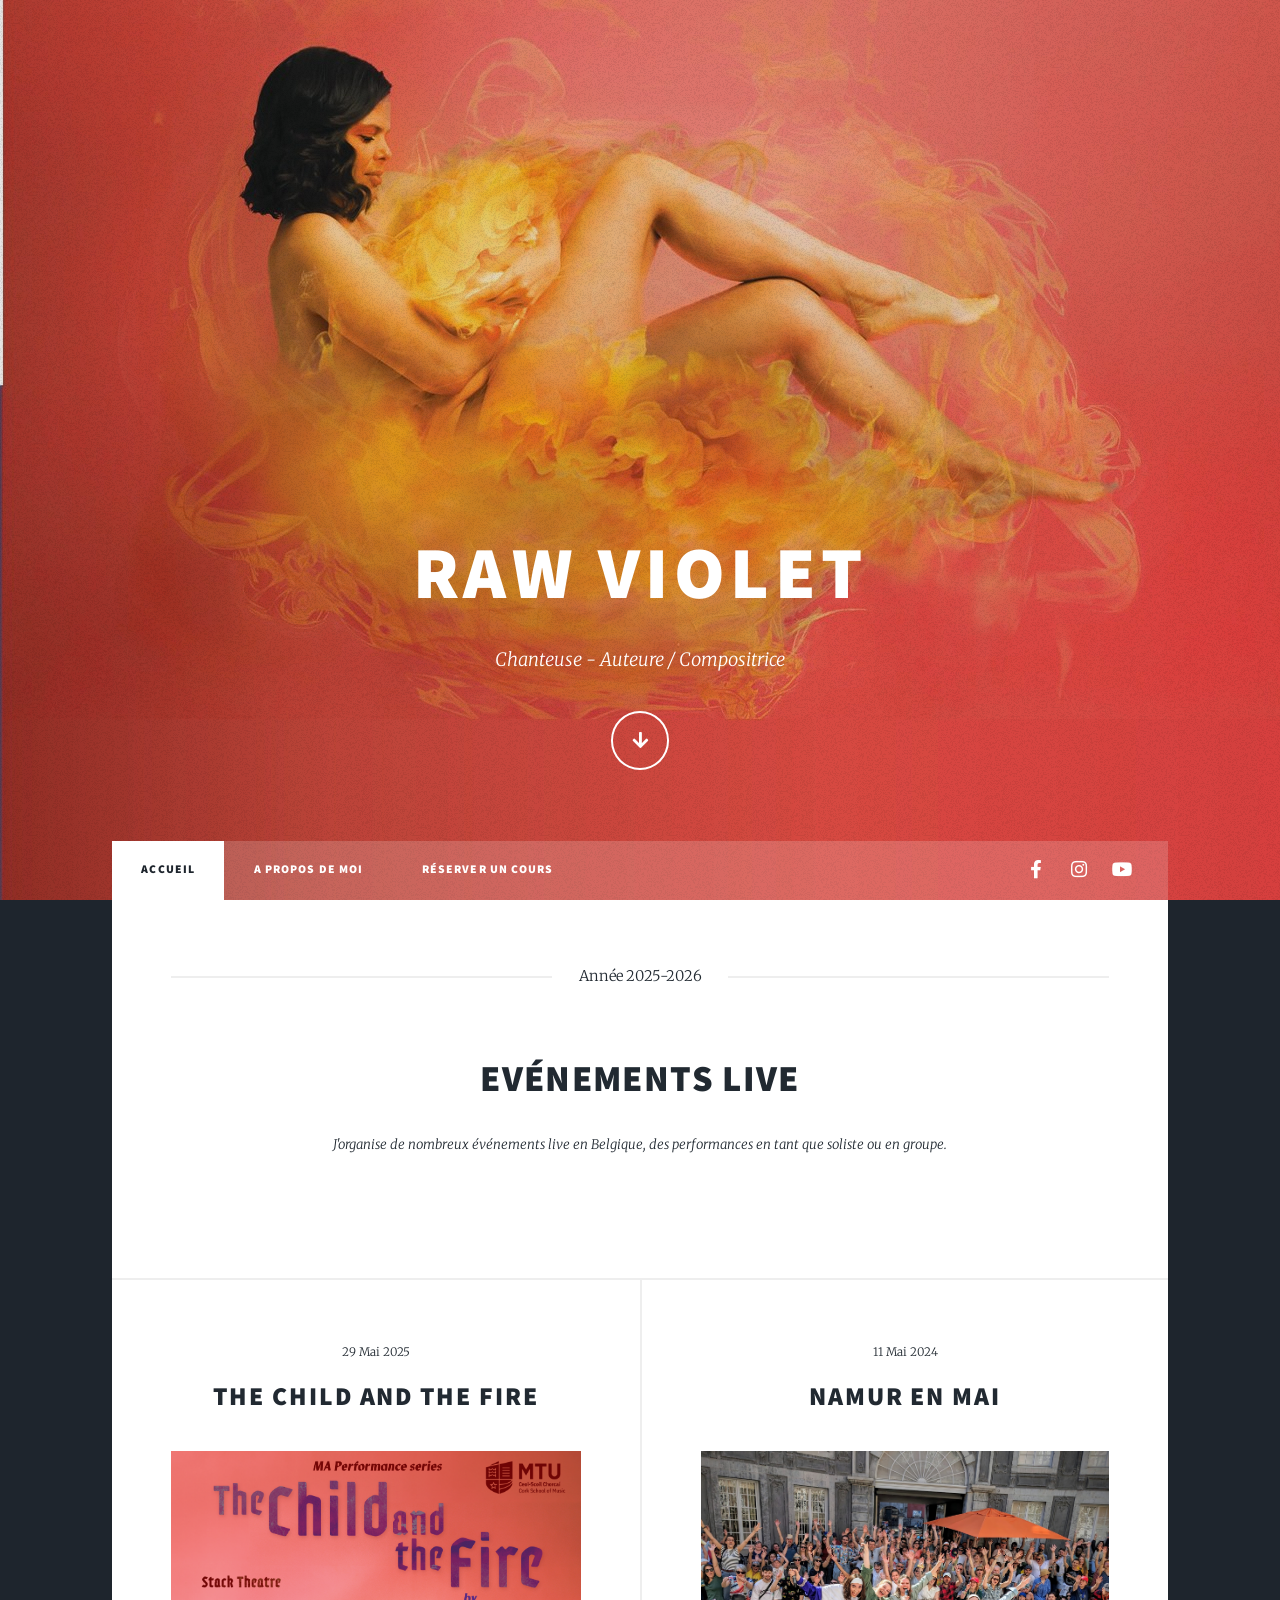
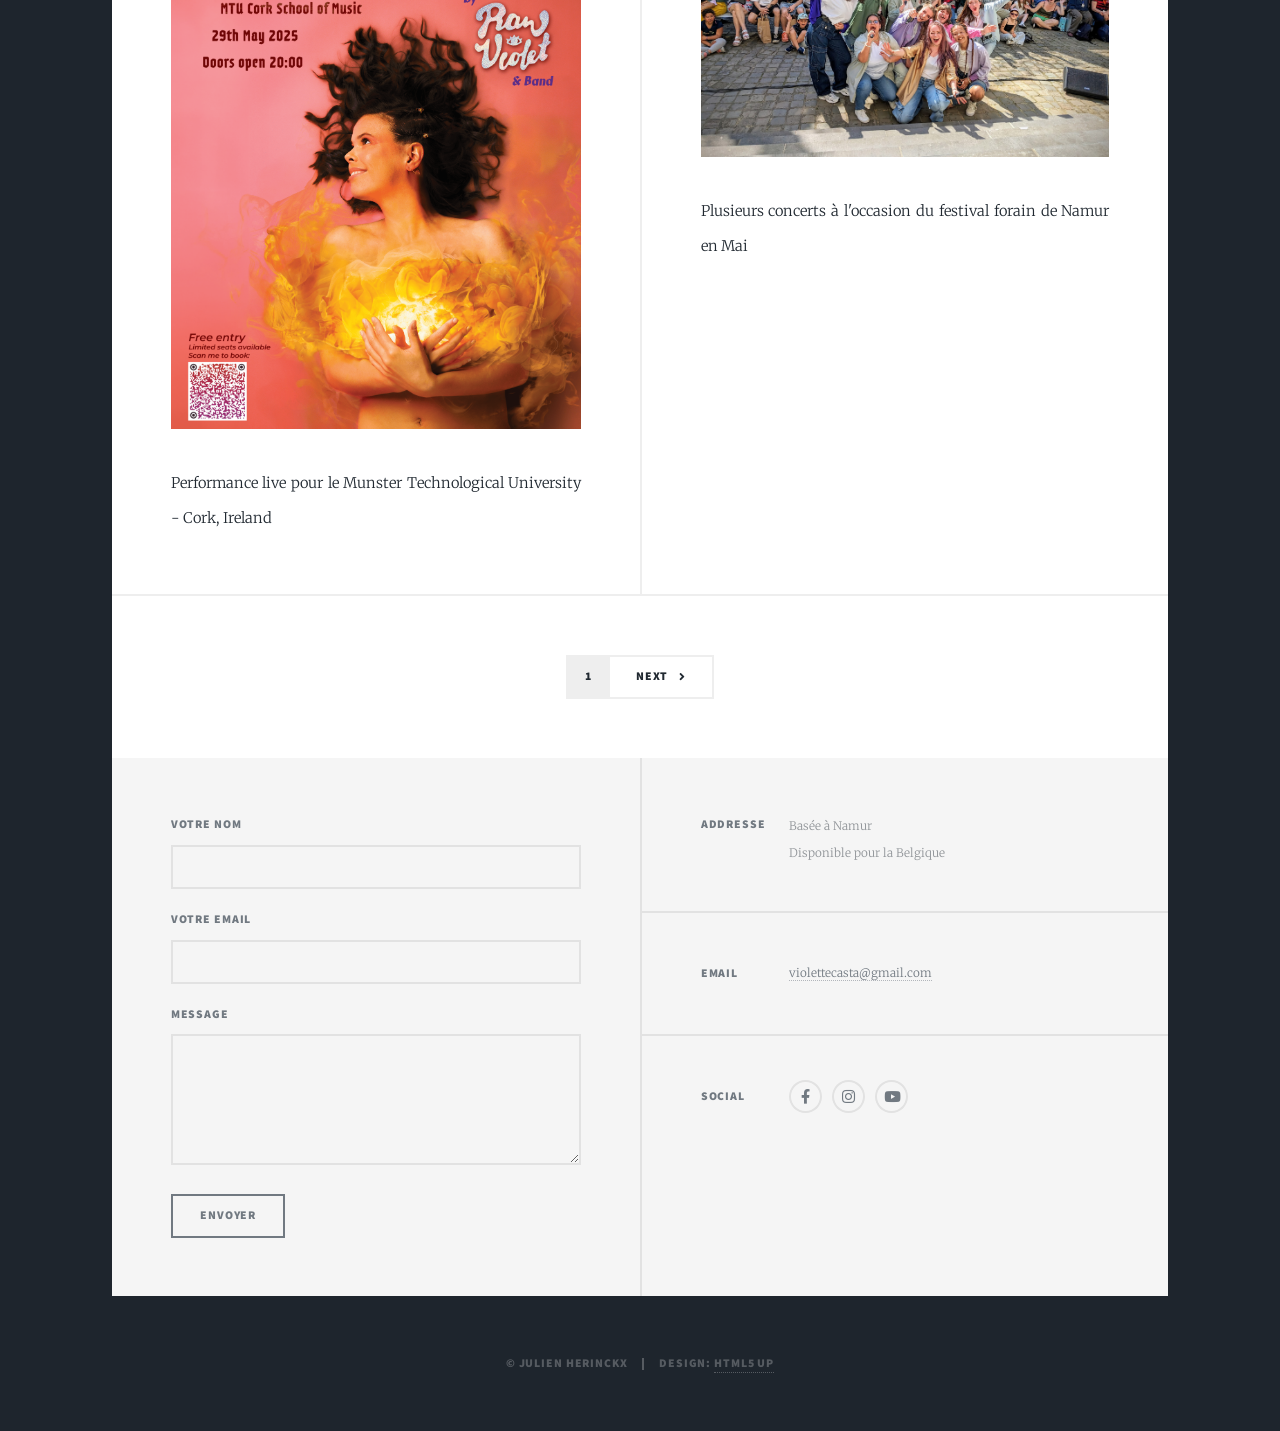
<file: index.html>
<!DOCTYPE HTML>
<!--
	Raw Violet
	html5up.net | @ajlkn
	Free for personal and commercial use under the CCA 3.0 license (html5up.net/license)
-->
<html>
	<head>
		<title>Raw Violet</title>
		<meta charset="utf-8" />
		<meta name="viewport" content="width=device-width, initial-scale=1, user-scalable=no" />
		<link rel="icon" type="image/png" href="images/heart.png" /> 
		<link rel="stylesheet" href="assets/css/main.css" />
		<noscript><link rel="stylesheet" href="assets/css/noscript.css" /></noscript>
		
	</head>
	<body class="is-preload">

		<!-- Wrapper -->
			<div id="wrapper" class="fade-in">

				<!-- Intro -->
					<div id="intro">
						<h1><br />Raw Violet</h1>
						<p>Chanteuse - Auteure / Compositrice</p>
						<ul class="actions">
							<li><a href="#header" class="button icon solid solo fa-arrow-down scrolly">Continue</a></li>
						</ul>
					</div>

				<!-- Header -->
					<header id="header">
						<a href="index.html" class="logo">Raw Violet</a>
					</header>

				<!-- Nav -->
					<nav id="nav">
						<ul class="links">
							<li class="active"><a href="index.html">Accueil</a></li>
							<li><a href="about_me.html">A propos de moi</a></li>
							<!-- <li><a href="elements.html">Releases</a></li> -->
							<li><a href="lessons.html">Réserver un cours</a></li>
						</ul>
						<ul class="icons">
							<li><a href="#" class="icon brands fa-facebook-f"><span class="label">Facebook</span></a></li>
							<li><a href="https://www.instagram.com/violettecasta?igsh=b2h4bmkyYzZiaXdx" target ="_blank" class="icon brands fa-instagram"><span class="label">Instagram</span></a></li>
							<li><a href="https://youtube.com/@violettec2840?si=XJiJ4ThrSHONL-UX" target="_blank" class="icon brands alt fa-youtube"><span class="label">Youtube</span></a></li>
						</ul>
					</nav>

				<!-- Main -->
					<div id="main">

						<!-- Featured Post -->
							<article class="post featured">
								<header class="major">
									<span class="date">Année 2025-2026</span>
									<h3><a style="font-size: 2em;">Evénements live</a></h3>
									<p>J'organise de nombreux événements live en Belgique, des performances en tant que soliste ou en groupe.</p>
								</header>
								<!-- <a href="#" class="image main"><img src="images/poster_V1-1.png" alt="" /></a> -->
								<!-- <ul class="actions special">
									<li><a href="#" class="button large">Full Story</a></li>
								</ul> -->
							</article>

						<!-- Posts -->
							<section class="posts">
								<article>
									<header>
										<span class="date">29 Mai 2025</span>
										<h2><a href="#">The child
										and the fire</a></h2>
									</header>
									<a href="#" style="max-width: 100%; height:auto;display:block" class="image fit"><img src="images/poster_V1-1.png" alt="" /></a>
									<p>Performance live pour le Munster Technological University - Cork, Ireland</p>
									
								</article>
								<article>
									<header>
										<span class="date">11 Mai 2024</span>
										<h2><a href="#">Namur en mai<br /> </a></h2>
									</header>
									<a href="#" class="image fit"><img src="images/namur_en_mai.jpg" alt="" /></a>
									<p>Plusieurs concerts à l'occasion du festival forain de Namur en Mai</p>
								</article>
								<!-- <article>
									<header>
										<span class="date">Année 2025-2026</span>
										<h2><a href="#">Ante mattis<br />
										interdum dolor</a></h2>
									</header>
									<a href="#" class="image fit"><img src="images/pic04.jpg" alt="" /></a>
									<p>Donec eget ex magna. Interdum et malesuada fames ac ante ipsum primis in faucibus. Pellentesque venenatis dolor imperdiet dolor mattis sagittis magna etiam.</p>
									<ul class="actions special">
										<li><a href="#" class="button">Full Story</a></li>
									</ul>
								</article>
								<article>
									<header>
										<span class="date">Année 2025-2026</span>
										<h2><a href="#">Tempus sed<br />
										nulla imperdiet</a></h2>
									</header>
									<a href="#" class="image fit"><img src="images/pic05.jpg" alt="" /></a>
									<p>Donec eget ex magna. Interdum et malesuada fames ac ante ipsum primis in faucibus. Pellentesque venenatis dolor imperdiet dolor mattis sagittis magna etiam.</p>
									<ul class="actions special">
										<li><a href="#" class="button">Full Story</a></li>
									</ul>
								</article>
								<article>
									<header>
										<span class="date">Année 2025-2026</span>
										<h2><a href="#">Odio magna<br />
										sed consectetur</a></h2>
									</header>
									<a href="#" class="image fit"><img src="images/pic06.jpg" alt="" /></a>
									<p>Donec eget ex magna. Interdum et malesuada fames ac ante ipsum primis in faucibus. Pellentesque venenatis dolor imperdiet dolor mattis sagittis magna etiam.</p>
									<ul class="actions special">
										<li><a href="#" class="button">Full Story</a></li>
									</ul>
								</article>
								<article>
									<header>
										<span class="date">Année 2025-2026</span>
										<h2><a href="#">Augue lorem<br />
										primis vestibulum</a></h2>
									</header>
									<a href="#" class="image fit"><img src="images/pic07.jpg" alt="" /></a>
									<p>Donec eget ex magna. Interdum et malesuada fames ac ante ipsum primis in faucibus. Pellentesque venenatis dolor imperdiet dolor mattis sagittis magna etiam.</p>
									<ul class="actions special">
										<li><a href="#" class="button">Full Story</a></li>
									</ul>
								</article> -->
							</section>

						<!-- Footer -->
							<footer>
								<div class="pagination">
									<!--<a href="#" class="previous">Prev</a>-->
									<a href="#" class="page active">1</a>
									<!-- <a href="#" class="page">2</a>
									<a href="#" class="page">3</a>
									<span class="extra">&hellip;</span>
									<a href="#" class="page">8</a>
									<a href="#" class="page">9</a>
									<a href="#" class="page">10</a> -->
									<a href="#" class="next">Next</a>
								</div>
							</footer>

					</div>

				<!-- Footer -->
					<footer id="footer">
						<section>
							<form id="contact-form" method="POST" action="https://formspree.io/f/myzronwk">
								<div class="fields">
								<div class="field">
									<label for="name">Votre Nom</label>
									<input type="text" name="name" id="name" required />
								</div>
								<div class="field">
									<label for="email">Votre Email</label>
									<input type="email" name="email" id="email" required />
								</div>
								<div class="field">
									<label for="message">Message</label>
									<textarea name="message" id="message" rows="3" required></textarea>
								</div>
								</div>
								<ul class="actions">
								<li><input type="submit" value="Envoyer" /></li>
								</ul>
							</form>
							</section>

					
						<section class="split contact">
							<section class="alt">
								<h3>Addresse</h3>
								<p>Basée à Namur<br />
								Disponible pour la Belgique</p>
							</section>
							
							<section>
								<h3>Email</h3>
								<p><a href="#">violettecasta@gmail.com</a></p>
							</section>
							<section>
								<h3>Social</h3>
								<ul class="icons alt">
									<li><a href="#" class="icon brands alt fa-facebook-f"><span class="label">Facebook</span></a></li>
									<li><a href="https://www.instagram.com/violettecasta?igsh=b2h4bmkyYzZiaXdx" target="_blank" class="icon brands alt fa-instagram"><span class="label">Instagram</span></a></li>
									<li><a href="https://youtube.com/@violettec2840?si=XJiJ4ThrSHONL-UX" target="_blank" class="icon brands alt fa-youtube"><span class="label">Youtube</span></a></li>
								</ul>
							</section>
						</section>
					</footer>

				<!-- Copyright -->
					<div id="copyright">
						<ul><li>&copy; Julien Herinckx</li><li>Design: <a href="https://html5up.net">HTML5 UP</a></li></ul>
					</div>

			</div>

		<!-- Scripts -->
			<script src="assets/js/jquery.min.js"></script>
			<script src="assets/js/jquery.scrollex.min.js"></script>
			<script src="assets/js/jquery.scrolly.min.js"></script>
			<script src="assets/js/browser.min.js"></script>
			<script src="assets/js/breakpoints.min.js"></script>
			<script src="assets/js/util.js"></script>
			<script src="assets/js/main.js"></script>


	</body>
</html>
</file>
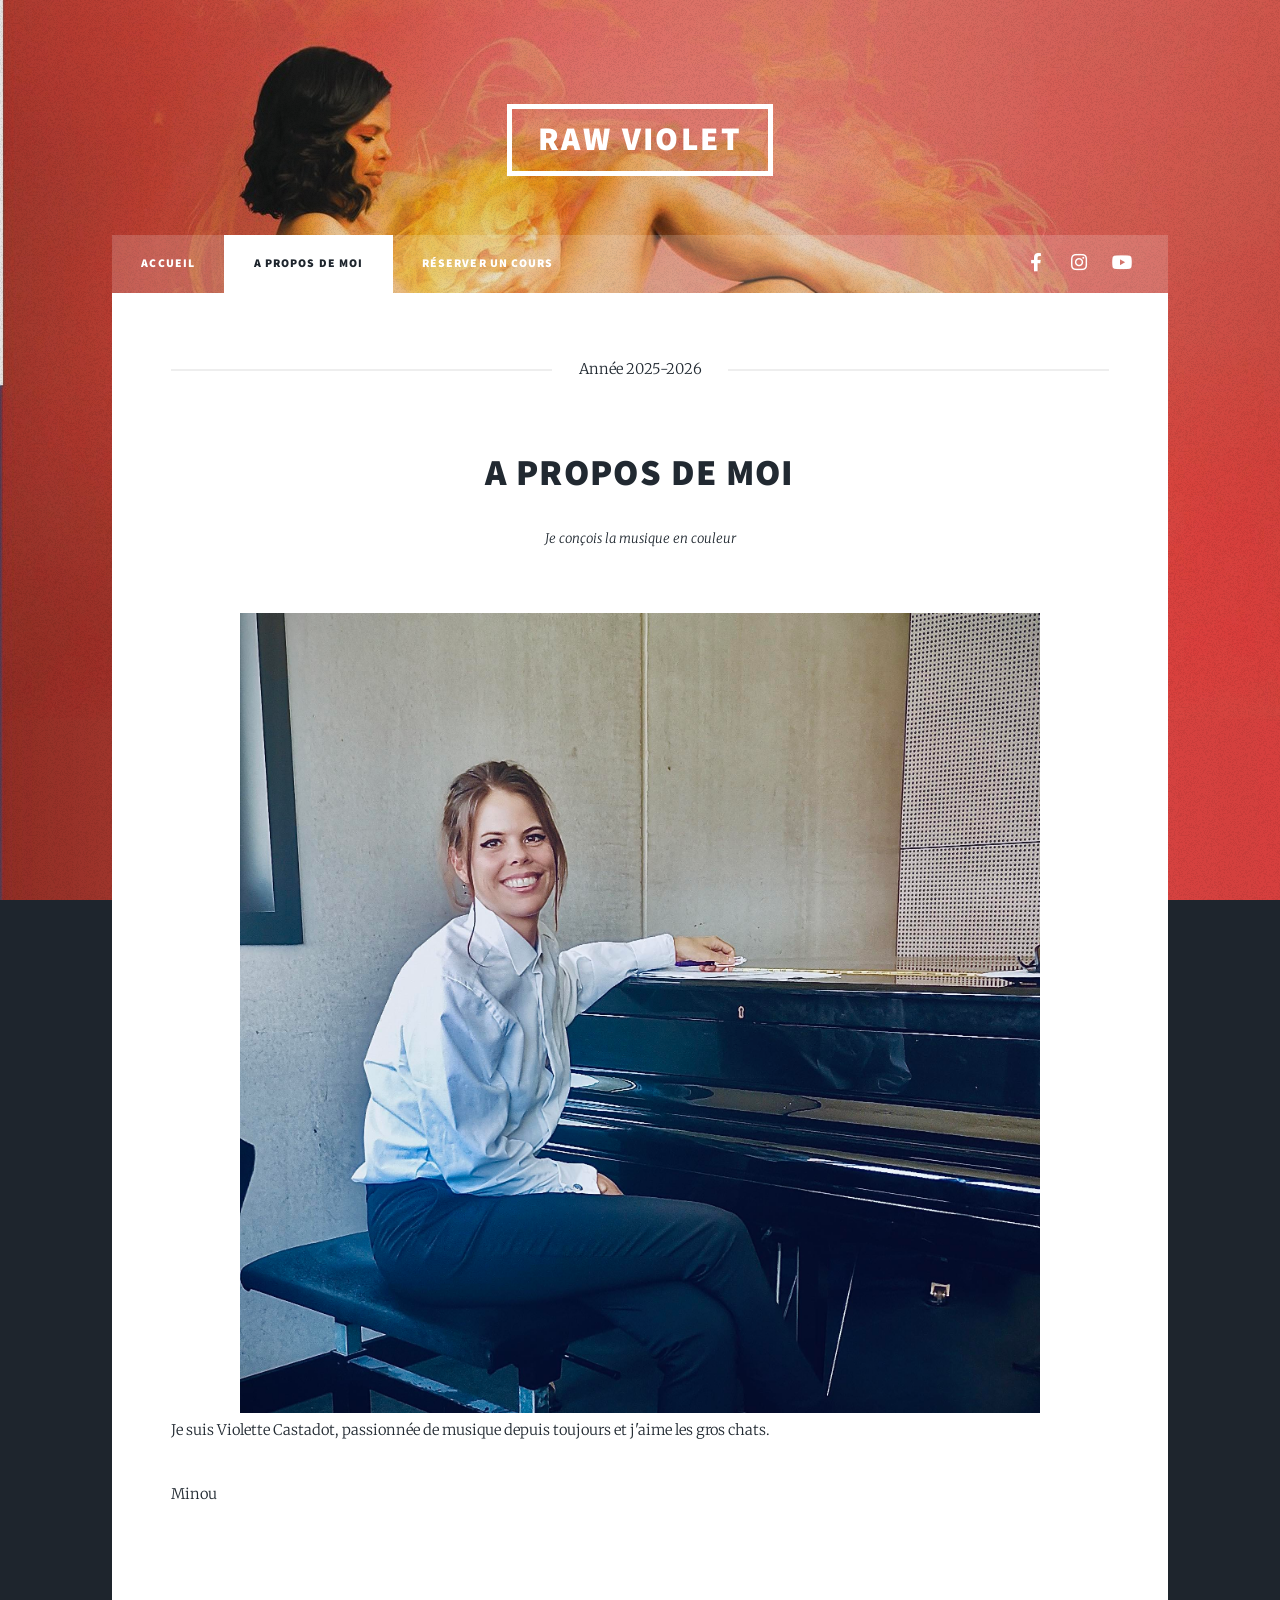
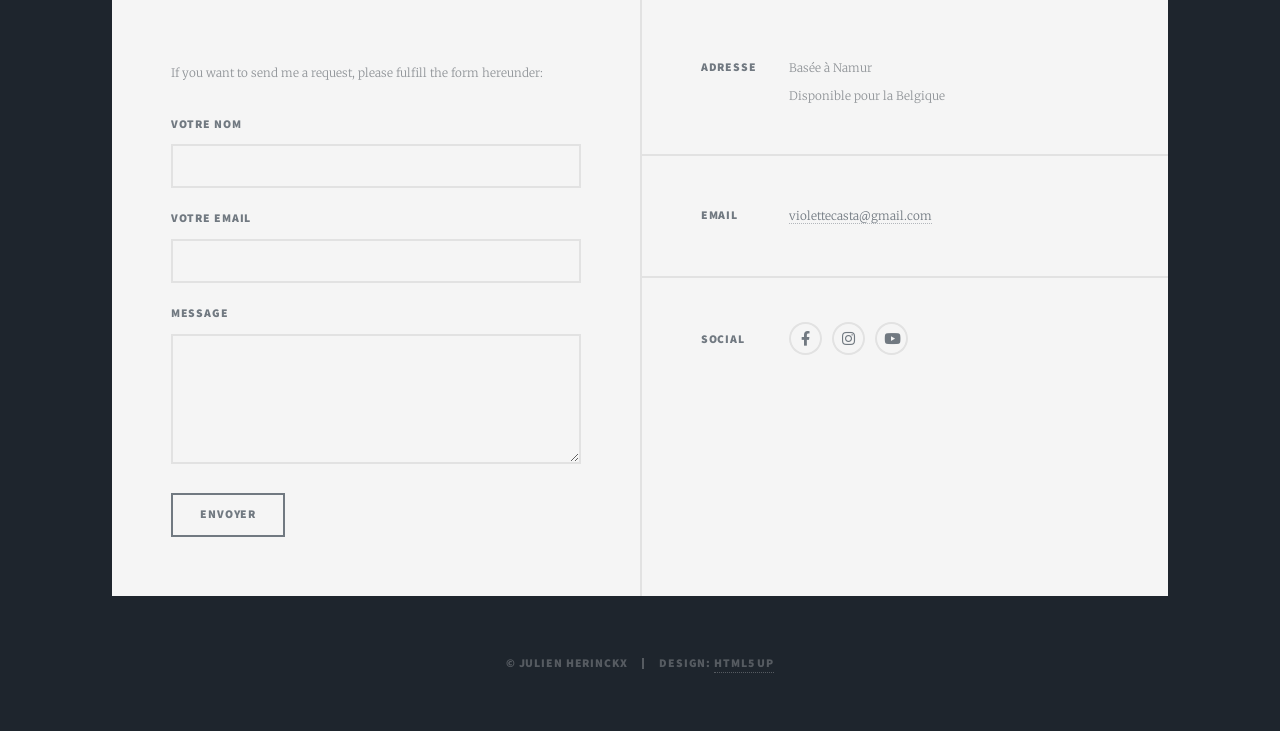
<file: about_me.html>
<!DOCTYPE HTML>
<!--
	Raw Violet
	html5up.net | @ajlkn
	Free for personal and commercial use under the CCA 3.0 license (html5up.net/license)
-->
<html>
	<head>
		<title>About Me - Raw Violet</title>
		<meta charset="utf-8" />
		<meta name="viewport" content="width=device-width, initial-scale=1, user-scalable=no" />
		<link rel="icon" type="image/png" href="images/heart.png" />
		<link rel="stylesheet" href="assets/css/main.css" />
		<noscript><link rel="stylesheet" href="assets/css/noscript.css" /></noscript>
	
	</head>
	<body class="is-preload">

		<!-- Wrapper -->
			<div id="wrapper">

				<!-- Header -->
					<header id="header">
						<a href="index.html" class="logo">Raw Violet</a>
					</header>

				<!-- Nav -->
					<nav id="nav">
						<ul class="links">
							<li><a href="index.html">Accueil</a></li>
							<li class="active"><a href="about_me.html">A propos de moi</a></li>
							<!-- <li><a href="elements.html">Evénements live</a></li> -->
							<li><a href="lessons.html">Réserver un cours</a></li>
						</ul>
						<ul class="icons">
							
							<li><a href="#" class="icon brands fa-facebook-f"><span class="label">Facebook</span></a></li>
							<li><a href="https://www.instagram.com/violettecasta?igsh=b2h4bmkyYzZiaXdx" target ="_blank" class="icon brands fa-instagram"><span class="label">Instagram</span></a></li>
							<li><a href="https://youtube.com/@violettec2840?si=XJiJ4ThrSHONL-UX" target="_blank" class="icon brands alt fa-youtube"><span class="label">Youtube</span></a></li>
							<!-- <li><a href="#" class="icon brands fa-github"><span class="label">GitHub</span></a></li> -->
						</ul>
					</nav>

				<!-- Main -->
					<div id="main">

						<!-- Post -->
							<section class="post">
								<header class="major">
									<span class="date">Année 2025-2026</span>
									<h3><a style="font-size: 2em;">A propos de moi</a></h3>
									<p>Je conçois la musique en couleur </p>
								</header>
								<div style="display: flex; flex-direction: column; align-items: center; max-width: 800px; margin: 0 auto;" class="image main">
									<img src="images/profil_pianojpg.jpg" alt="" />
								</div>
								<p>Je suis Violette Castadot, passionnée de musique depuis toujours et j'aime les gros chats. </p>
								<p>Minou </p>
							</section>

					</div>

				<!-- Footer -->
					<footer id="footer">
						<section>
							<p>If you want to send me a request, please fulfill the form hereunder:</p>
							<form id = "contact-form" method="post" action="#">
								<div class="fields">
									<div class="field">
										<label for="name">Votre Nom</label>
										<input type="text" name="name" id="name" />
									</div>
									<div class="field">
										<label for="email">Votre Email</label>
										<input type="text" name="email" id="email" />
									</div>
									<div class="field">
										<label for="message">Message</label>
										<textarea name="message" id="message" rows="3"></textarea>
									</div>
								</div>
								<ul class="actions">
									<li><input type="submit" value="Envoyer" /></li>
								</ul>
							</form>
						</section>
						<section class="split contact">
							<section class="alt">
								<h3>Adresse</h3>
								<p>Basée à Namur<br />
								Disponible pour la Belgique</p>
							</section>
							
							<section>
								<h3>Email</h3>
								<p><a href="#">violettecasta@gmail.com</a></p>
							</section>
							<section>
								<h3>Social</h3>
								<ul class="icons alt">
								
									<li><a href="#" class="icon brands alt fa-facebook-f"><span class="label">Facebook</span></a></li>
									<li><a href="https://www.instagram.com/violettecasta?igsh=b2h4bmkyYzZiaXdx" target="_blank" class="icon brands alt fa-instagram"><span class="label">Instagram</span></a></li>
									<li><a href="https://youtube.com/@violettec2840?si=XJiJ4ThrSHONL-UX" target="_blank" class="icon brands alt fa-youtube"><span class="label">Youtube</span></a></li>
									
								</ul>
							</section>
						</section>
					</footer>

				<!-- Copyright -->
					<div id="copyright">
						<ul><li>&copy; Julien Herinckx</li><li>Design: <a href="https://html5up.net">HTML5 UP</a></li></ul>
					</div>

			</div>

		<!-- Scripts -->
			<script src="assets/js/jquery.min.js"></script>
			<script src="assets/js/jquery.scrollex.min.js"></script>
			<script src="assets/js/jquery.scrolly.min.js"></script>
			<script src="assets/js/browser.min.js"></script>
			<script src="assets/js/breakpoints.min.js"></script>
			<script src="assets/js/util.js"></script>
			<script src="assets/js/main.js"></script>
	

	</body>
</html>
</file>
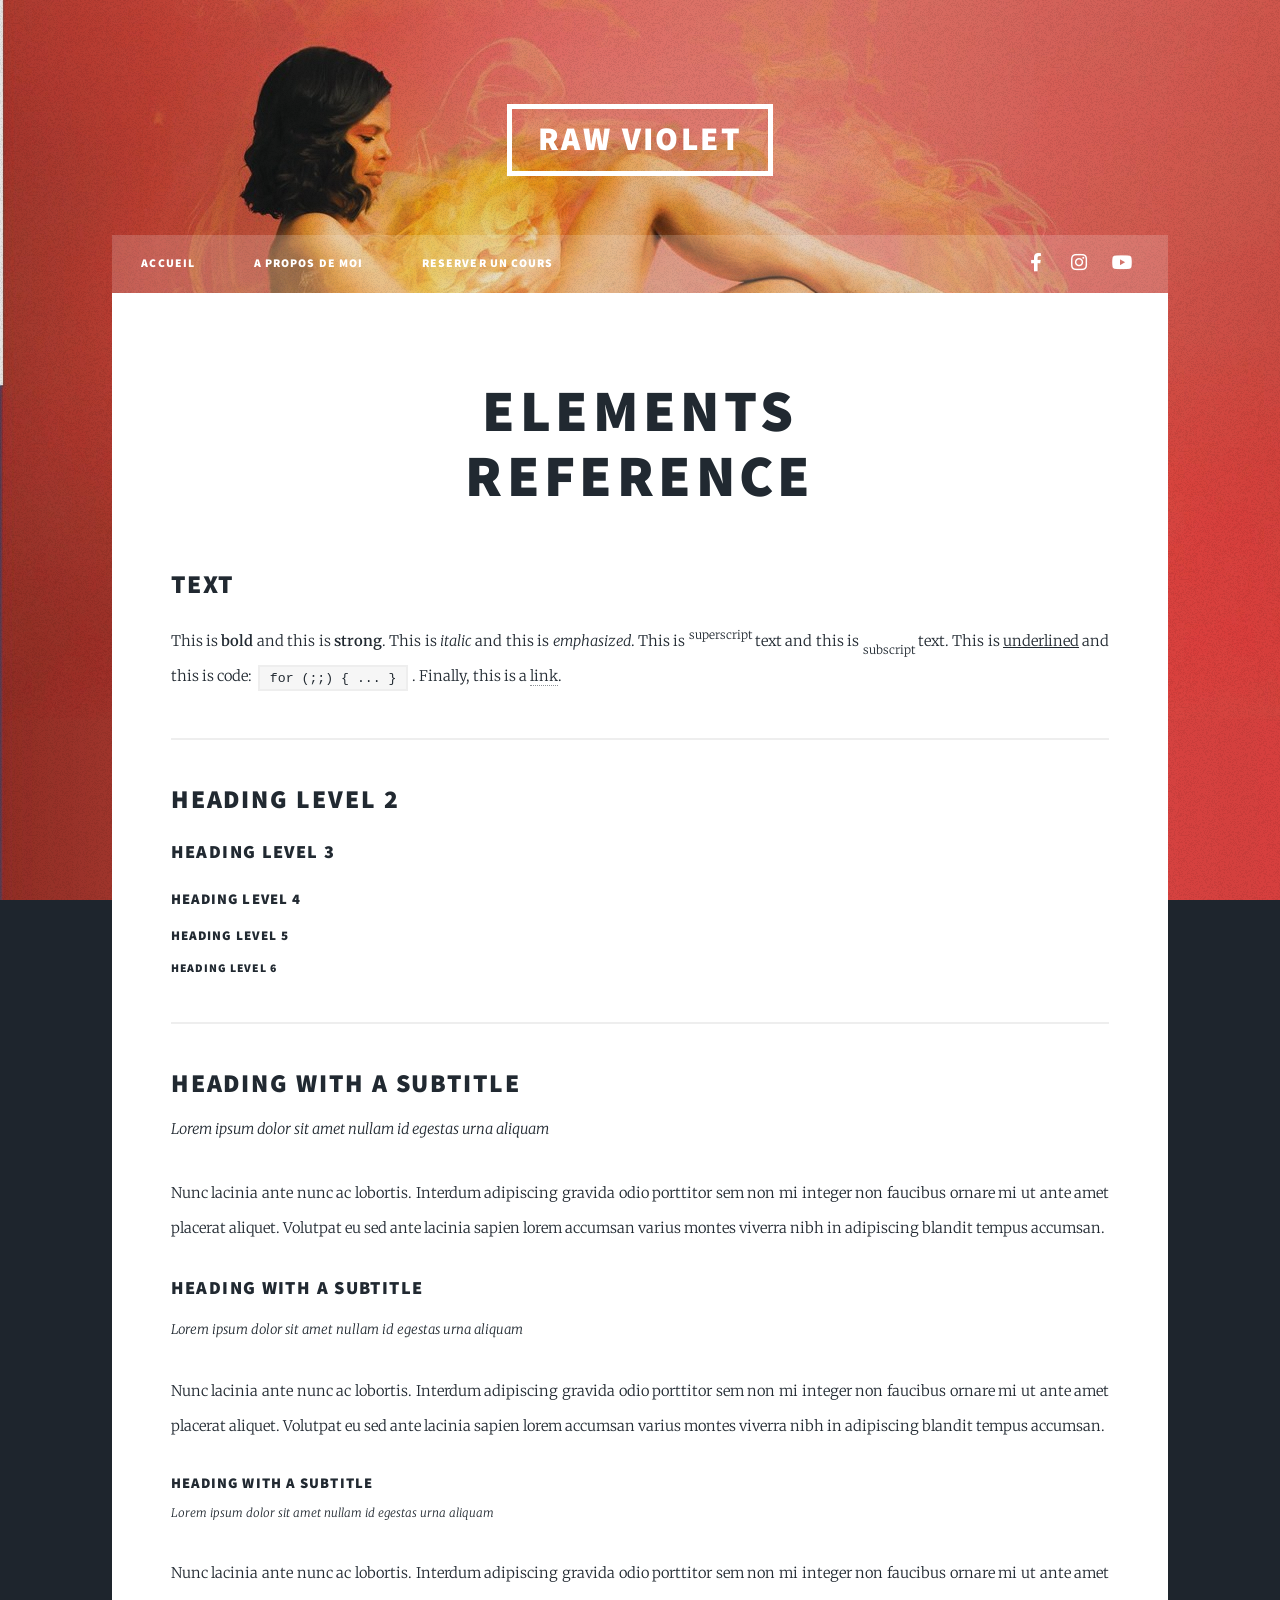
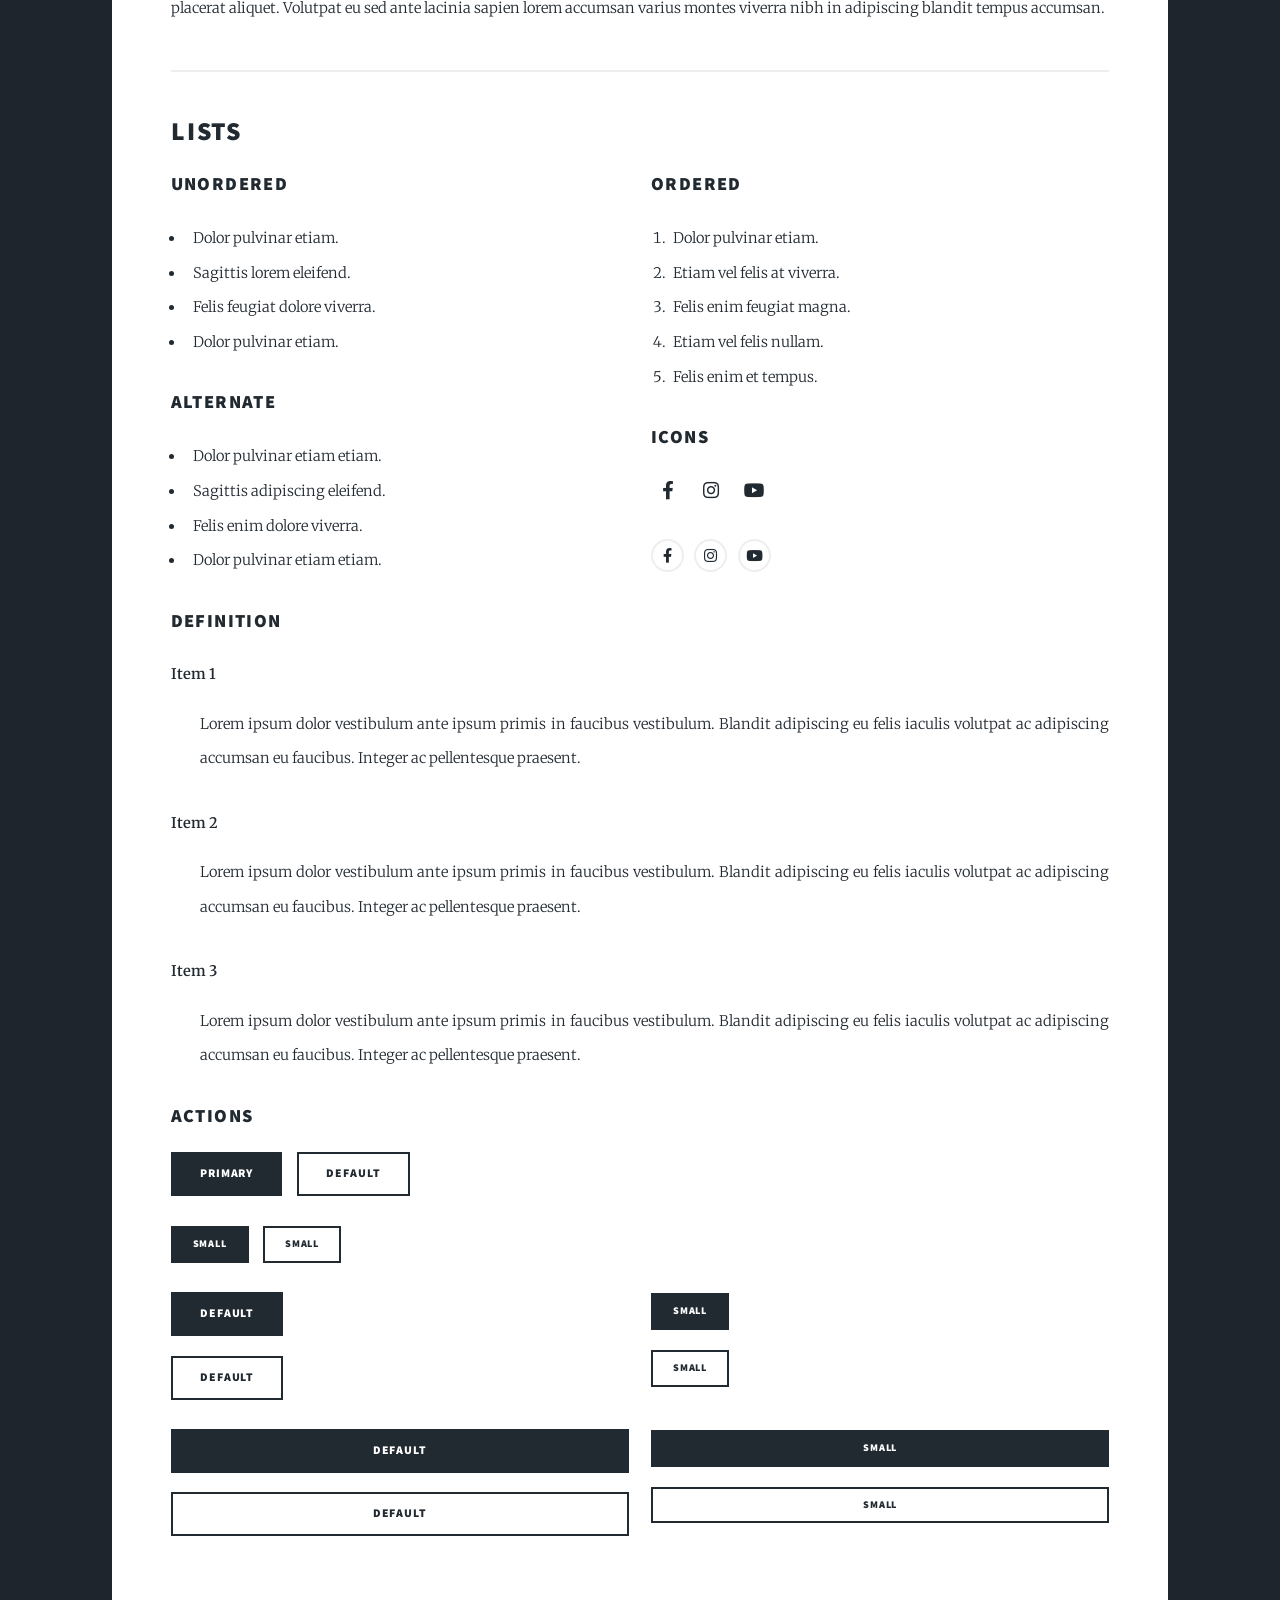
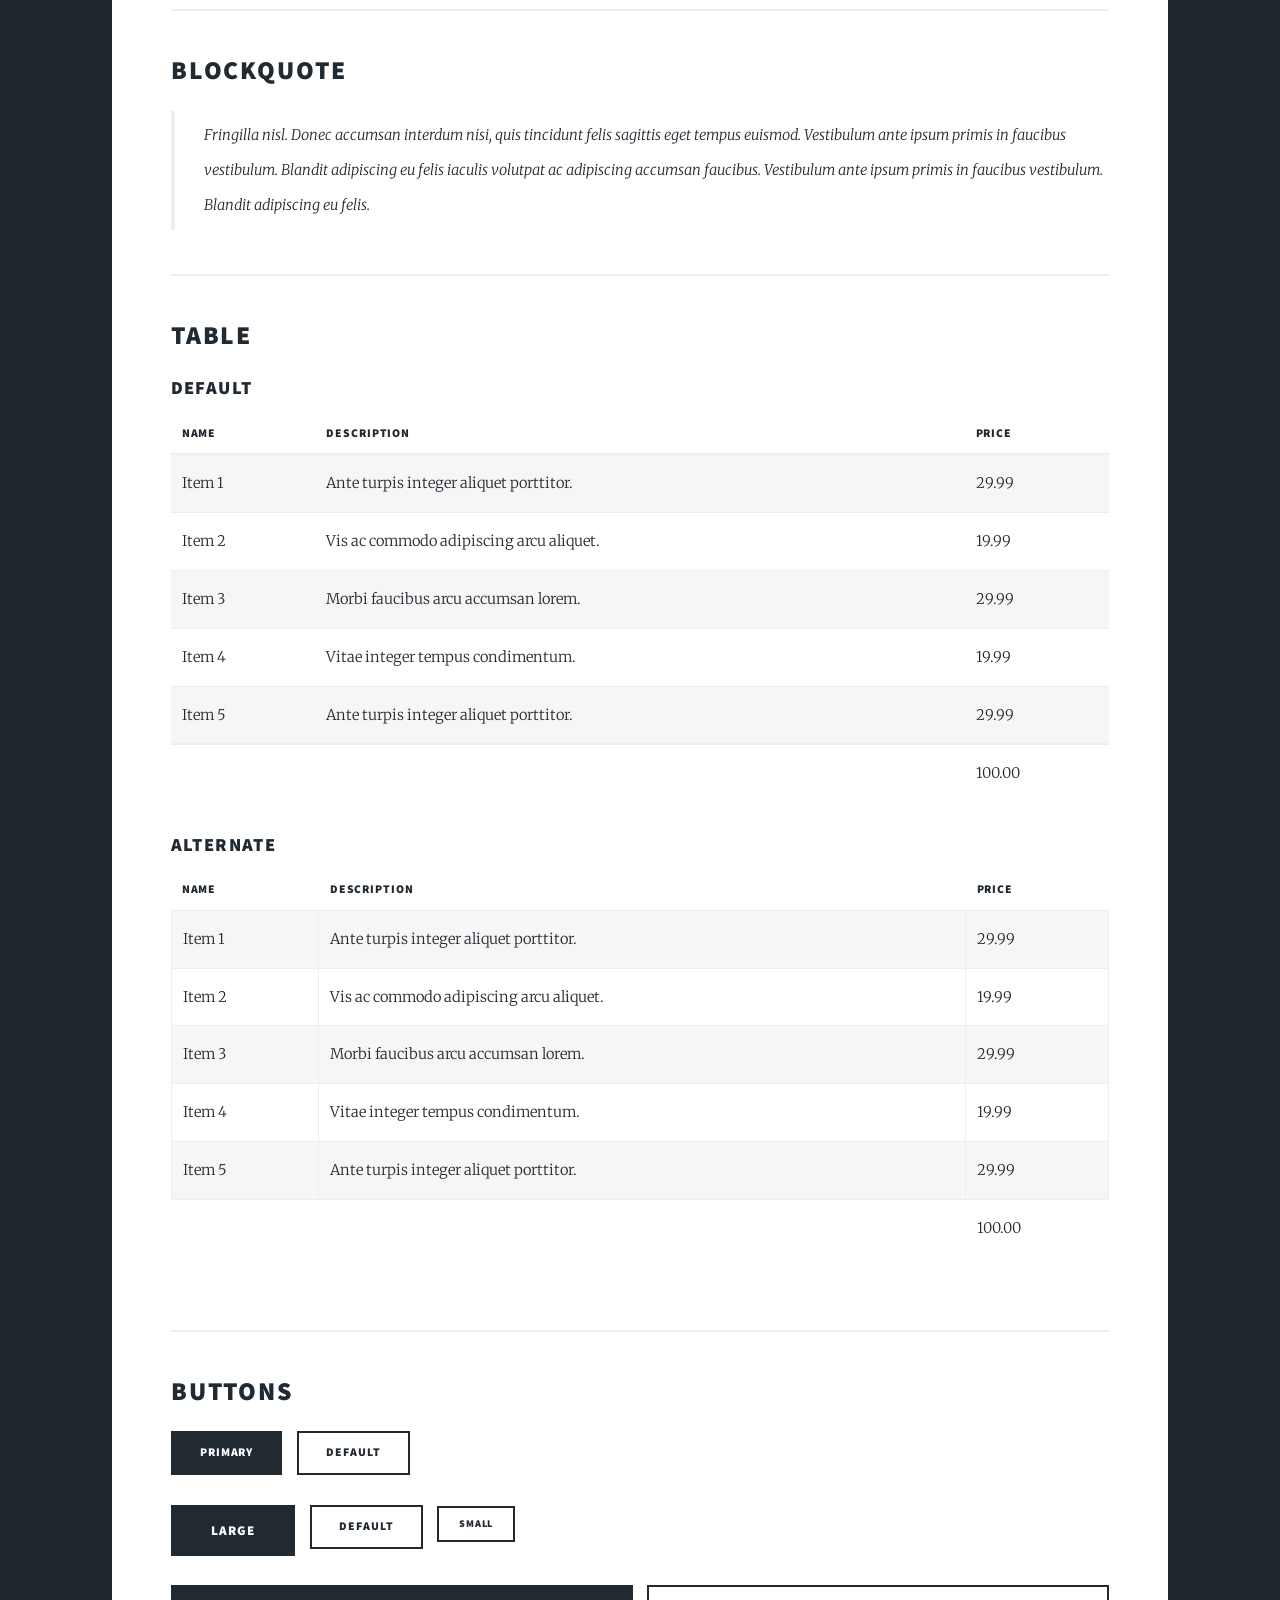
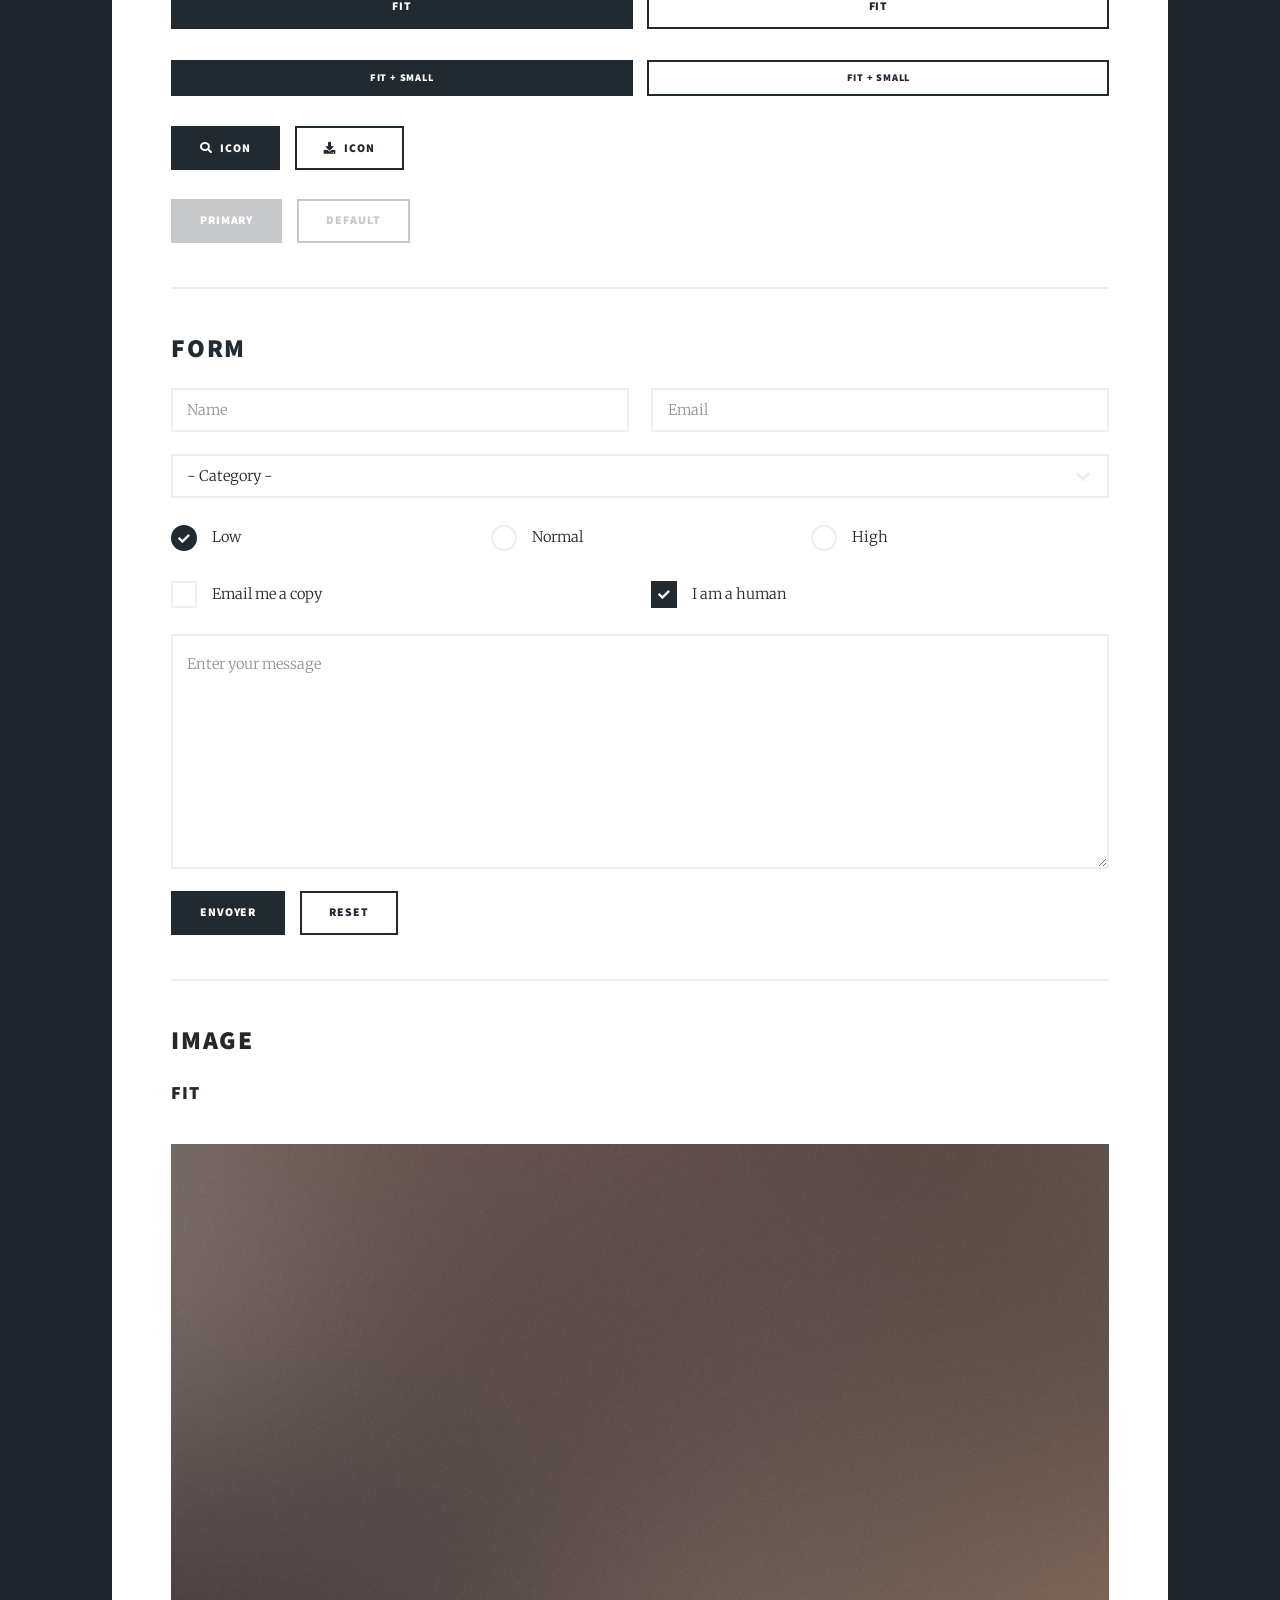
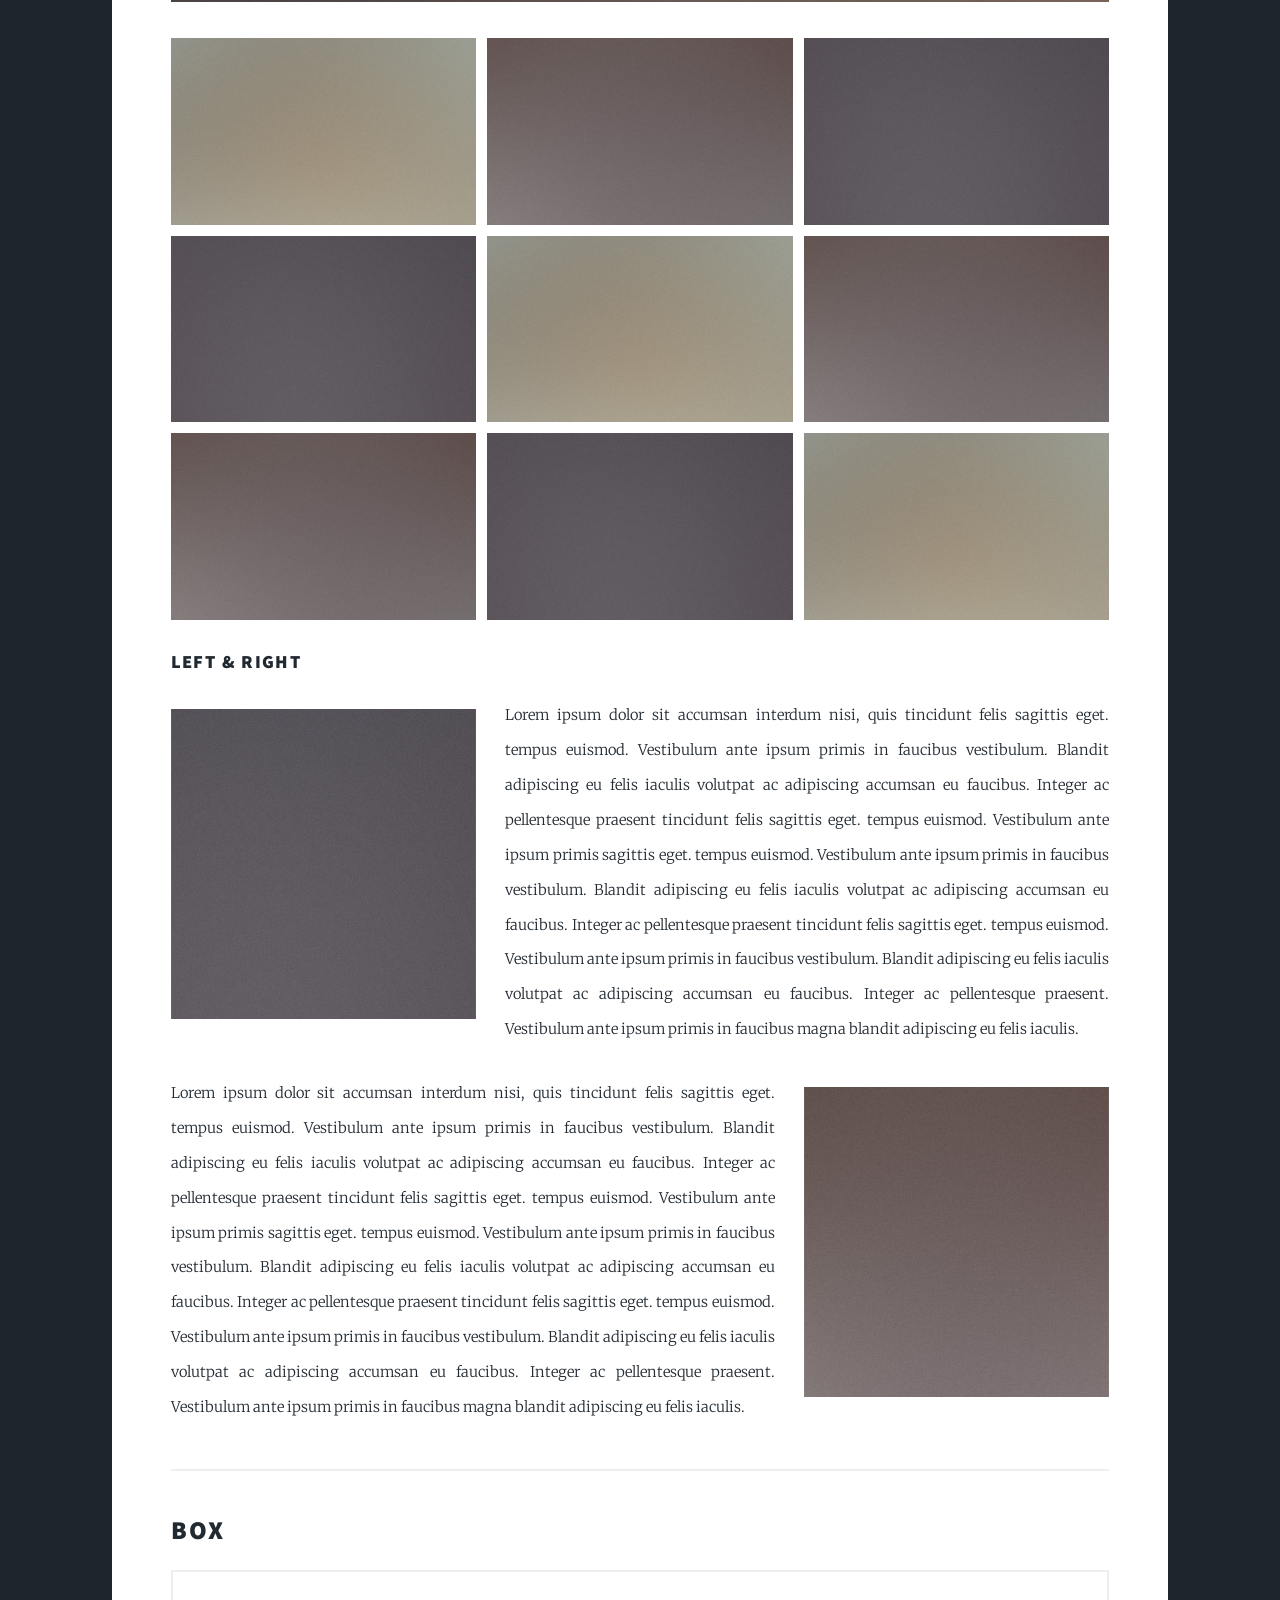
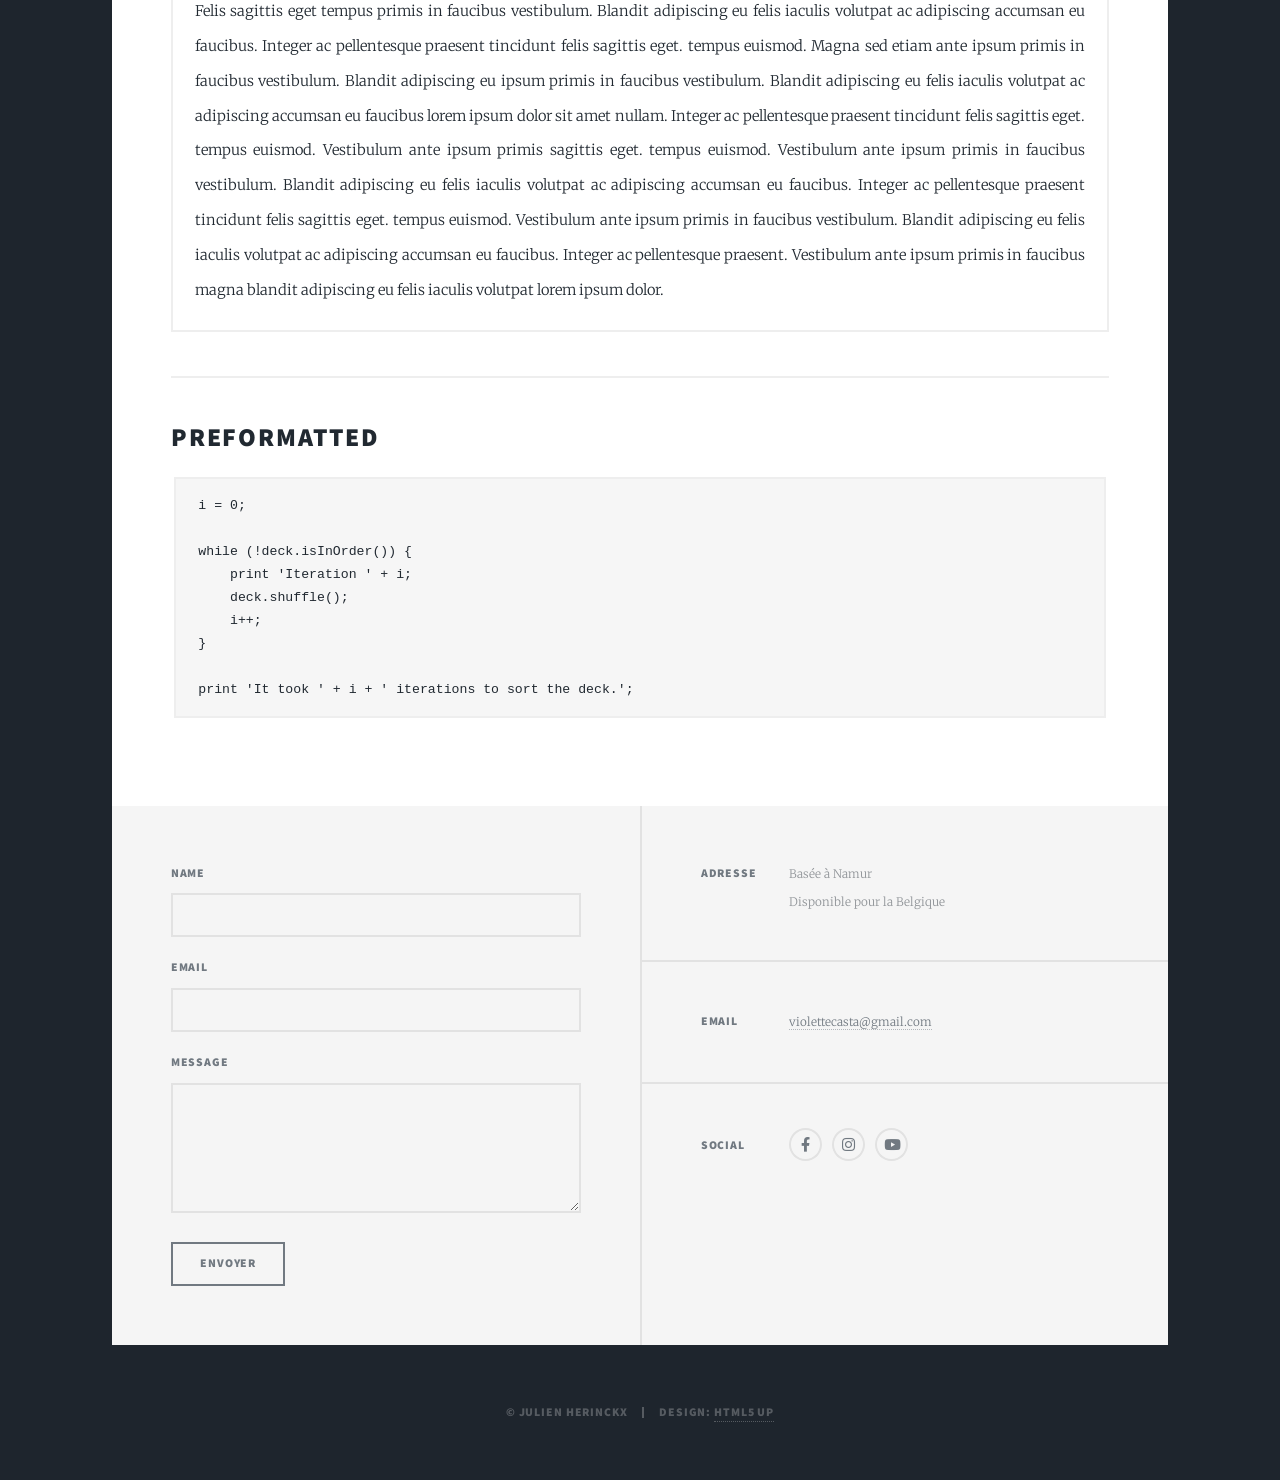
<file: elements.html>
<!DOCTYPE HTML>
<!--
	Raw Violet
	html5up.net | @ajlkn
	Free for personal and commercial use under the CCA 3.0 license (html5up.net/license)
-->
<html>
	<head>
		<title>Elements Reference - Raw Violet</title>
		<meta charset="utf-8" />
		<meta name="viewport" content="width=device-width, initial-scale=1, user-scalable=no" />
		<link rel="stylesheet" href="assets/css/main.css" />
		<noscript><link rel="stylesheet" href="assets/css/noscript.css" /></noscript>
	</head>
	<body class="is-preload">

		<!-- Wrapper -->
			<div id="wrapper">

				<!-- Header -->
					<header id="header">
						<a href="index.html" class="logo">Raw Violet</a>
					</header>

				<!-- Nav -->
					<nav id="nav">
						<ul class="links">
							<li><a href="index.html">Accueil</a></li>
							<li><a href="about_me.html">A propos de moi</a></li>
							<!-- <li class="active"><a href="elements.html">Elements Reference</a></li> -->
							 <li><a href="lessons.html">Reserver un cours</a></li>
						</ul>
						<ul class="icons">
							
							<li><a href="#" class="icon brands fa-facebook-f"><span class="label">Facebook</span></a></li>
							<li><a href="https://www.instagram.com/violettecasta?igsh=b2h4bmkyYzZiaXdx" target ="_blank" class="icon brands fa-instagram"><span class="label">Instagram</span></a></li>
							<li><a href="https://youtube.com/@violettec2840?si=XJiJ4ThrSHONL-UX" target="_blank" class="icon brands alt fa-youtube"><span class="label">Youtube</span></a></li>
						</ul>
					</nav>

				<!-- Main -->
					<div id="main">

						<!-- Post -->
							<section class="post">
								<header class="major">
									<h1>Elements<br />
									Reference</h1>
								</header>

								<!-- Text stuff -->
									<h2>Text</h2>
									<p>This is <b>bold</b> and this is <strong>strong</strong>. This is <i>italic</i> and this is <em>emphasized</em>.
									This is <sup>superscript</sup> text and this is <sub>subscript</sub> text.
									This is <u>underlined</u> and this is code: <code>for (;;) { ... }</code>.
									Finally, this is a <a href="#">link</a>.</p>
									<hr />
									<h2>Heading Level 2</h2>
									<h3>Heading Level 3</h3>
									<h4>Heading Level 4</h4>
									<h5>Heading Level 5</h5>
									<h6>Heading Level 6</h6>
									<hr />
									<header>
										<h2>Heading with a Subtitle</h2>
										<p>Lorem ipsum dolor sit amet nullam id egestas urna aliquam</p>
									</header>
									<p>Nunc lacinia ante nunc ac lobortis. Interdum adipiscing gravida odio porttitor sem non mi integer non faucibus ornare mi ut ante amet placerat aliquet. Volutpat eu sed ante lacinia sapien lorem accumsan varius montes viverra nibh in adipiscing blandit tempus accumsan.</p>
									<header>
										<h3>Heading with a Subtitle</h3>
										<p>Lorem ipsum dolor sit amet nullam id egestas urna aliquam</p>
									</header>
									<p>Nunc lacinia ante nunc ac lobortis. Interdum adipiscing gravida odio porttitor sem non mi integer non faucibus ornare mi ut ante amet placerat aliquet. Volutpat eu sed ante lacinia sapien lorem accumsan varius montes viverra nibh in adipiscing blandit tempus accumsan.</p>
									<header>
										<h4>Heading with a Subtitle</h4>
										<p>Lorem ipsum dolor sit amet nullam id egestas urna aliquam</p>
									</header>
									<p>Nunc lacinia ante nunc ac lobortis. Interdum adipiscing gravida odio porttitor sem non mi integer non faucibus ornare mi ut ante amet placerat aliquet. Volutpat eu sed ante lacinia sapien lorem accumsan varius montes viverra nibh in adipiscing blandit tempus accumsan.</p>

									<hr />

								<!-- Lists -->
									<h2>Lists</h2>
									<div class="row">
										<div class="col-6 col-12-small">

											<h3>Unordered</h3>
											<ul>
												<li>Dolor pulvinar etiam.</li>
												<li>Sagittis lorem eleifend.</li>
												<li>Felis feugiat dolore viverra.</li>
												<li>Dolor pulvinar etiam.</li>
											</ul>

											<h3>Alternate</h3>
											<ul class="alt">
												<li>Dolor pulvinar etiam etiam.</li>
												<li>Sagittis adipiscing eleifend.</li>
												<li>Felis enim dolore viverra.</li>
												<li>Dolor pulvinar etiam etiam.</li>
											</ul>

										</div>
										<div class="col-6 col-12-small">

											<h3>Ordered</h3>
											<ol>
												<li>Dolor pulvinar etiam.</li>
												<li>Etiam vel felis at viverra.</li>
												<li>Felis enim feugiat magna.</li>
												<li>Etiam vel felis nullam.</li>
												<li>Felis enim et tempus.</li>
											</ol>

											<h3>Icons</h3>
											<ul class="icons">
												
												<li><a href="#" class="icon brands fa-facebook-f"><span class="label">Facebook</span></a></li>
												<li><a href="https://www.instagram.com/violettecasta?igsh=b2h4bmkyYzZiaXdx" target ="_blank" class="icon brands fa-instagram"><span class="label">Instagram</span></a></li>
												<li><a href="https://youtube.com/@violettec2840?si=XJiJ4ThrSHONL-UX" target="_blank" class="icon brands alt fa-youtube"><span class="label">Youtube</span></a></li>
											</ul>
											<ul class="icons alt">
												<li><a href="#" class="icon brands alt fa-facebook-f"><span class="label">Facebook</span></a></li>
												<li><a href="https://www.instagram.com/violettecasta?igsh=b2h4bmkyYzZiaXdx" target="_blank" class="icon brands alt fa-instagram"><span class="label">Instagram</span></a></li>
												<li><a href="https://youtube.com/@violettec2840?si=XJiJ4ThrSHONL-UX" target="_blank" class="icon brands alt fa-youtube"><span class="label">Youtube</span></a></li>
											</ul>

										</div>
									</div>
									<h3>Definition</h3>
									<dl>
										<dt>Item 1</dt>
										<dd>
											<p>Lorem ipsum dolor vestibulum ante ipsum primis in faucibus vestibulum. Blandit adipiscing eu felis iaculis volutpat ac adipiscing accumsan eu faucibus. Integer ac pellentesque praesent.</p>
										</dd>
										<dt>Item 2</dt>
										<dd>
											<p>Lorem ipsum dolor vestibulum ante ipsum primis in faucibus vestibulum. Blandit adipiscing eu felis iaculis volutpat ac adipiscing accumsan eu faucibus. Integer ac pellentesque praesent.</p>
										</dd>
										<dt>Item 3</dt>
										<dd>
											<p>Lorem ipsum dolor vestibulum ante ipsum primis in faucibus vestibulum. Blandit adipiscing eu felis iaculis volutpat ac adipiscing accumsan eu faucibus. Integer ac pellentesque praesent.</p>
										</dd>
									</dl>

									<h3>Actions</h3>
									<ul class="actions">
										<li><a href="#" class="button primary">Primary</a></li>
										<li><a href="#" class="button">Default</a></li>
									</ul>
									<ul class="actions small">
										<li><a href="#" class="button primary small">Small</a></li>
										<li><a href="#" class="button small">Small</a></li>
									</ul>
									<div class="row">
										<div class="col-6 col-12-small">
											<ul class="actions stacked">
												<li><a href="#" class="button primary">Default</a></li>
												<li><a href="#" class="button">Default</a></li>
											</ul>
										</div>
										<div class="col-6 col-12-small">
											<ul class="actions stacked">
												<li><a href="#" class="button primary small">Small</a></li>
												<li><a href="#" class="button small">Small</a></li>
											</ul>
										</div>
									</div>
									<div class="row">
										<div class="col-6 col-12-small">
											<ul class="actions stacked">
												<li><a href="#" class="button primary fit">Default</a></li>
												<li><a href="#" class="button fit">Default</a></li>
											</ul>
										</div>
										<div class="col-6 col-12-small">
											<ul class="actions stacked">
												<li><a href="#" class="button primary small fit">Small</a></li>
												<li><a href="#" class="button small fit">Small</a></li>
											</ul>
										</div>
									</div>

									<hr />

								<!-- Blockquote -->
									<h2>Blockquote</h2>
									<blockquote>Fringilla nisl. Donec accumsan interdum nisi, quis tincidunt felis sagittis eget tempus euismod. Vestibulum ante ipsum primis in faucibus vestibulum. Blandit adipiscing eu felis iaculis volutpat ac adipiscing accumsan faucibus. Vestibulum ante ipsum primis in faucibus vestibulum. Blandit adipiscing eu felis.</blockquote>

									<hr />

								<!-- Table -->
									<h2>Table</h2>

									<h3>Default</h3>
									<div class="table-wrapper">
										<table>
											<thead>
												<tr>
													<th>Name</th>
													<th>Description</th>
													<th>Price</th>
												</tr>
											</thead>
											<tbody>
												<tr>
													<td>Item 1</td>
													<td>Ante turpis integer aliquet porttitor.</td>
													<td>29.99</td>
												</tr>
												<tr>
													<td>Item 2</td>
													<td>Vis ac commodo adipiscing arcu aliquet.</td>
													<td>19.99</td>
												</tr>
												<tr>
													<td>Item 3</td>
													<td> Morbi faucibus arcu accumsan lorem.</td>
													<td>29.99</td>
												</tr>
												<tr>
													<td>Item 4</td>
													<td>Vitae integer tempus condimentum.</td>
													<td>19.99</td>
												</tr>
												<tr>
													<td>Item 5</td>
													<td>Ante turpis integer aliquet porttitor.</td>
													<td>29.99</td>
												</tr>
											</tbody>
											<tfoot>
												<tr>
													<td colspan="2"></td>
													<td>100.00</td>
												</tr>
											</tfoot>
										</table>
									</div>

									<h3>Alternate</h3>
									<div class="table-wrapper">
										<table class="alt">
											<thead>
												<tr>
													<th>Name</th>
													<th>Description</th>
													<th>Price</th>
												</tr>
											</thead>
											<tbody>
												<tr>
													<td>Item 1</td>
													<td>Ante turpis integer aliquet porttitor.</td>
													<td>29.99</td>
												</tr>
												<tr>
													<td>Item 2</td>
													<td>Vis ac commodo adipiscing arcu aliquet.</td>
													<td>19.99</td>
												</tr>
												<tr>
													<td>Item 3</td>
													<td> Morbi faucibus arcu accumsan lorem.</td>
													<td>29.99</td>
												</tr>
												<tr>
													<td>Item 4</td>
													<td>Vitae integer tempus condimentum.</td>
													<td>19.99</td>
												</tr>
												<tr>
													<td>Item 5</td>
													<td>Ante turpis integer aliquet porttitor.</td>
													<td>29.99</td>
												</tr>
											</tbody>
											<tfoot>
												<tr>
													<td colspan="2"></td>
													<td>100.00</td>
												</tr>
											</tfoot>
										</table>
									</div>

									<hr />

								<!-- Buttons -->
									<h2>Buttons</h2>
									<ul class="actions">
										<li><a href="#" class="button primary">Primary</a></li>
										<li><a href="#" class="button">Default</a></li>
									</ul>
									<ul class="actions">
										<li><a href="#" class="button primary large">Large</a></li>
										<li><a href="#" class="button">Default</a></li>
										<li><a href="#" class="button small">Small</a></li>
									</ul>
									<ul class="actions fit">
										<li><a href="#" class="button primary fit">Fit</a></li>
										<li><a href="#" class="button fit">Fit</a></li>
									</ul>
									<ul class="actions fit small">
										<li><a href="#" class="button primary fit small">Fit + Small</a></li>
										<li><a href="#" class="button fit small">Fit + Small</a></li>
									</ul>
									<ul class="actions">
										<li><a href="#" class="button primary icon solid fa-search">Icon</a></li>
										<li><a href="#" class="button icon solid fa-download">Icon</a></li>
									</ul>
									<ul class="actions">
										<li><span class="button primary disabled">Primary</span></li>
										<li><span class="button disabled">Default</span></li>
									</ul>

									<hr />

								<!-- Form -->
									<h2>Form</h2>

									<form method="post" action="#">
										<div class="row gtr-uniform">
											<div class="col-6 col-12-xsmall">
												<input type="text" name="demo-name" id="demo-name" value="" placeholder="Name" />
											</div>
											<div class="col-6 col-12-xsmall">
												<input type="email" name="demo-email" id="demo-email" value="" placeholder="Email" />
											</div>
											<!-- Break -->
											<div class="col-12">
												<select name="demo-category" id="demo-category">
													<option value="">- Category -</option>
													<option value="1">Manufacturing</option>
													<option value="1">Shipping</option>
													<option value="1">Administration</option>
													<option value="1">Human Resources</option>
												</select>
											</div>
											<!-- Break -->
											<div class="col-4 col-12-small">
												<input type="radio" id="demo-priority-low" name="demo-priority" checked>
												<label for="demo-priority-low">Low</label>
											</div>
											<div class="col-4 col-12-small">
												<input type="radio" id="demo-priority-normal" name="demo-priority">
												<label for="demo-priority-normal">Normal</label>
											</div>
											<div class="col-4 col-12-small">
												<input type="radio" id="demo-priority-high" name="demo-priority">
												<label for="demo-priority-high">High</label>
											</div>
											<!-- Break -->
											<div class="col-6 col-12-small">
												<input type="checkbox" id="demo-copy" name="demo-copy">
												<label for="demo-copy">Email me a copy</label>
											</div>
											<div class="col-6 col-12-small">
												<input type="checkbox" id="demo-human" name="demo-human" checked>
												<label for="demo-human">I am a human</label>
											</div>
											<!-- Break -->
											<div class="col-12">
												<textarea name="demo-message" id="demo-message" placeholder="Enter your message" rows="6"></textarea>
											</div>
											<!-- Break -->
											<div class="col-12">
												<ul class="actions">
													<li><input type="submit" value="Envoyer" class="primary" /></li>
													<li><input type="reset" value="Reset" /></li>
												</ul>
											</div>
										</div>
									</form>

									<hr />

								<!-- Image -->
									<h2>Image</h2>

									<h3>Fit</h3>
									<span class="image fit"><img src="images/pic01.jpg" alt="" /></span>
									<div class="box alt">
										<div class="row gtr-50 gtr-uniform">
											<div class="col-4"><span class="image fit"><img src="images/pic02.jpg" alt="" /></span></div>
											<div class="col-4"><span class="image fit"><img src="images/pic03.jpg" alt="" /></span></div>
											<div class="col-4"><span class="image fit"><img src="images/pic04.jpg" alt="" /></span></div>
											<!-- Break -->
											<div class="col-4"><span class="image fit"><img src="images/pic04.jpg" alt="" /></span></div>
											<div class="col-4"><span class="image fit"><img src="images/pic02.jpg" alt="" /></span></div>
											<div class="col-4"><span class="image fit"><img src="images/pic03.jpg" alt="" /></span></div>
											<!-- Break -->
											<div class="col-4"><span class="image fit"><img src="images/pic03.jpg" alt="" /></span></div>
											<div class="col-4"><span class="image fit"><img src="images/pic04.jpg" alt="" /></span></div>
											<div class="col-4"><span class="image fit"><img src="images/pic02.jpg" alt="" /></span></div>
										</div>
									</div>

									<h3>Left &amp; Right</h3>
									<p><span class="image left"><img src="images/pic08.jpg" alt="" /></span>Lorem ipsum dolor sit accumsan interdum nisi, quis tincidunt felis sagittis eget. tempus euismod. Vestibulum ante ipsum primis in faucibus vestibulum. Blandit adipiscing eu felis iaculis volutpat ac adipiscing accumsan eu faucibus. Integer ac pellentesque praesent tincidunt felis sagittis eget. tempus euismod. Vestibulum ante ipsum primis sagittis eget. tempus euismod. Vestibulum ante ipsum primis in faucibus vestibulum. Blandit adipiscing eu felis iaculis volutpat ac adipiscing accumsan eu faucibus. Integer ac pellentesque praesent tincidunt felis sagittis eget. tempus euismod. Vestibulum ante ipsum primis in faucibus vestibulum. Blandit adipiscing eu felis iaculis volutpat ac adipiscing accumsan eu faucibus. Integer ac pellentesque praesent. Vestibulum ante ipsum primis in faucibus magna blandit adipiscing eu felis iaculis.</p>
									<p><span class="image right"><img src="images/pic09.jpg" alt="" /></span>Lorem ipsum dolor sit accumsan interdum nisi, quis tincidunt felis sagittis eget. tempus euismod. Vestibulum ante ipsum primis in faucibus vestibulum. Blandit adipiscing eu felis iaculis volutpat ac adipiscing accumsan eu faucibus. Integer ac pellentesque praesent tincidunt felis sagittis eget. tempus euismod. Vestibulum ante ipsum primis sagittis eget. tempus euismod. Vestibulum ante ipsum primis in faucibus vestibulum. Blandit adipiscing eu felis iaculis volutpat ac adipiscing accumsan eu faucibus. Integer ac pellentesque praesent tincidunt felis sagittis eget. tempus euismod. Vestibulum ante ipsum primis in faucibus vestibulum. Blandit adipiscing eu felis iaculis volutpat ac adipiscing accumsan eu faucibus. Integer ac pellentesque praesent. Vestibulum ante ipsum primis in faucibus magna blandit adipiscing eu felis iaculis.</p>

									<hr />

								<!-- Box -->
									<h2>Box</h2>
									<div class="box">
										<p>Felis sagittis eget tempus primis in faucibus vestibulum. Blandit adipiscing eu felis iaculis volutpat ac adipiscing accumsan eu faucibus. Integer ac pellentesque praesent tincidunt felis sagittis eget. tempus euismod. Magna sed etiam ante ipsum primis in faucibus vestibulum. Blandit adipiscing eu ipsum primis in faucibus vestibulum. Blandit adipiscing eu felis iaculis volutpat ac adipiscing accumsan eu faucibus lorem ipsum dolor sit amet nullam. Integer ac pellentesque praesent tincidunt felis sagittis eget. tempus euismod. Vestibulum ante ipsum primis sagittis eget. tempus euismod. Vestibulum ante ipsum primis in faucibus vestibulum. Blandit adipiscing eu felis iaculis volutpat ac adipiscing accumsan eu faucibus. Integer ac pellentesque praesent tincidunt felis sagittis eget. tempus euismod. Vestibulum ante ipsum primis in faucibus vestibulum. Blandit adipiscing eu felis iaculis volutpat ac adipiscing accumsan eu faucibus. Integer ac pellentesque praesent. Vestibulum ante ipsum primis in faucibus magna blandit adipiscing eu felis iaculis volutpat lorem ipsum dolor.</p>
									</div>

									<hr />

								<!-- Preformatted Code -->
									<h2>Preformatted</h2>
									<pre><code>i = 0;

while (!deck.isInOrder()) {
    print 'Iteration ' + i;
    deck.shuffle();
    i++;
}

print 'It took ' + i + ' iterations to sort the deck.';
</code></pre>

							</section>

					</div>

				<!-- Footer -->
					<footer id="footer">
						<section>
							<form method="post" action="#">
								<div class="fields">
									<div class="field">
										<label for="name">Name</label>
										<input type="text" name="name" id="name" />
									</div>
									<div class="field">
										<label for="email">Email</label>
										<input type="text" name="email" id="email" />
									</div>
									<div class="field">
										<label for="message">Message</label>
										<textarea name="message" id="message" rows="3"></textarea>
									</div>
								</div>
								<ul class="actions">
									<li><input type="submit" value="Envoyer" /></li>
								</ul>
							</form>
						</section>
						<section class="split contact">
							<section class="alt">
								<h3>Adresse</h3>
								<p>Basée à Namur<br />
								Disponible pour la Belgique</p>
							</section>
							
							<section>
								<h3>Email</h3>
								<p><a href="#">violettecasta@gmail.com</a></p>
							</section>
							<section>
								<h3>Social</h3>
								<ul class="icons alt">
									<li><a href="#" class="icon brands alt fa-facebook-f"><span class="label">Facebook</span></a></li>
									<li><a href="https://www.instagram.com/violettecasta?igsh=b2h4bmkyYzZiaXdx" target="_blank" class="icon brands alt fa-instagram"><span class="label">Instagram</span></a></li>
									<li><a href="https://youtube.com/@violettec2840?si=XJiJ4ThrSHONL-UX" target="_blank" class="icon brands alt fa-youtube"><span class="label">Youtube</span></a></li>
								</ul>
							</section>
						</section>
					</footer>

				<!-- Copyright -->
					<div id="copyright">
						<ul><li>&copy; Julien Herinckx</li><li>Design: <a href="https://html5up.net">HTML5 UP</a></li></ul>
					</div>

			</div>

		<!-- Scripts -->
			<script src="assets/js/jquery.min.js"></script>
			<script src="assets/js/jquery.scrollex.min.js"></script>
			<script src="assets/js/jquery.scrolly.min.js"></script>
			<script src="assets/js/browser.min.js"></script>
			<script src="assets/js/breakpoints.min.js"></script>
			<script src="assets/js/util.js"></script>
			<script src="assets/js/main.js"></script>

	</body>
</html>
</file>
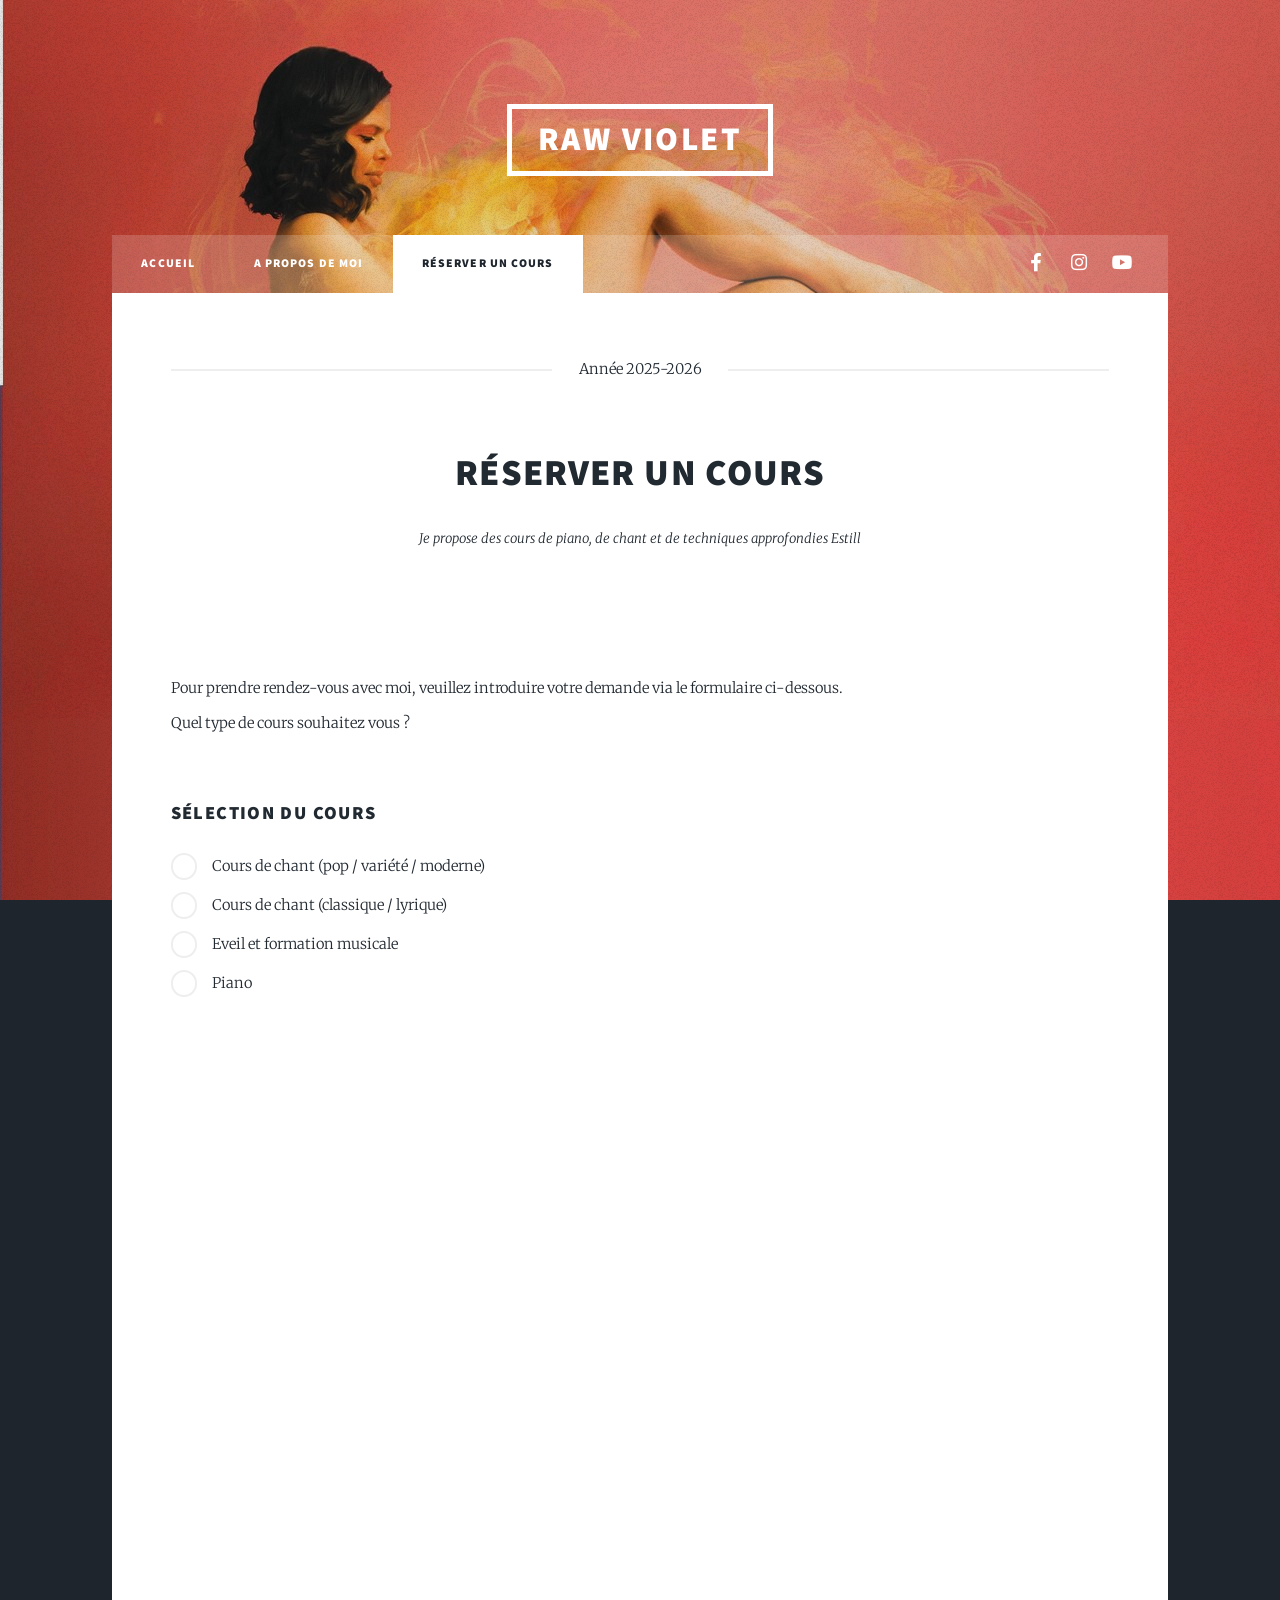
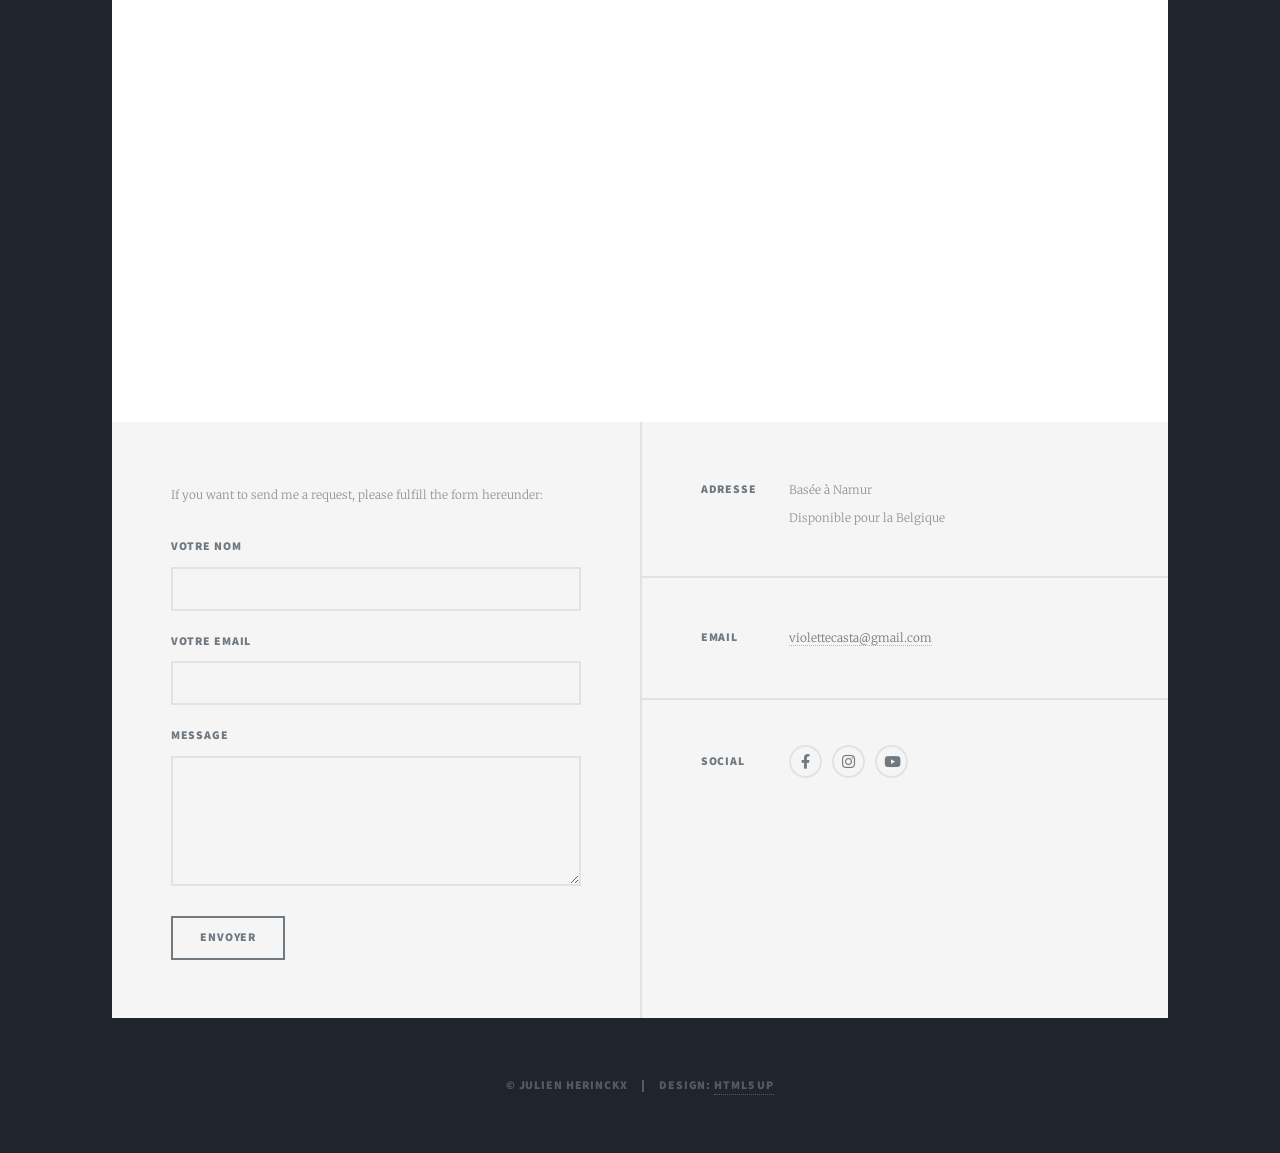
<file: lessons.html>
<!DOCTYPE HTML>
<!--
	Raw Violet
	html5up.net | @ajlkn
	Free for personal and commercial use under the CCA 3.0 license (html5up.net/license)
-->
<html>
	<head>
		<title> Book a lesson - Raw Violet</title>
		<meta charset="utf-8" />
		<meta name="viewport" content="width=device-width, initial-scale=1, user-scalable=no" />
		<link rel="icon" type="image/png" href="images/heart.png" />
		<link rel="stylesheet" href="assets/css/main.css" />
		<link rel="stylesheet" href="assets/css/calendly.css" />
		<noscript><link rel="stylesheet" href="assets/css/noscript.css" /></noscript>

	</head>
	<body class="is-preload">

		<!-- Wrapper -->
			<div id="wrapper">

				<!-- Header -->
					<header id="header">
						<a href="index.html" class="logo">Raw Violet</a>
					</header>

				<!-- Nav -->
					<nav id="nav">
						<ul class="links">
							<li><a href="index.html">Accueil</a></li>
							<li><a href="about_me.html">A propos de moi</a></li>
							<!-- <li><a href="elements.html">Elements Reference</a></li> -->
							<li class="active"><a href="lessons.html">Réserver un cours</a></li>
						</ul>
						<ul class="icons">
							<li><a href="#" class="icon brands fa-facebook-f"><span class="label">Facebook</span></a></li>
							<li><a href="https://www.instagram.com/violettecasta?igsh=b2h4bmkyYzZiaXdx" target ="_blank" class="icon brands fa-instagram"><span class="label">Instagram</span></a></li>
							<li><a href="https://youtube.com/@violettec2840?si=XJiJ4ThrSHONL-UX" target="_blank" class="icon brands alt fa-youtube"><span class="label">Youtube</span></a></li>
						</ul>
					</nav>

				<!-- Main -->
					<div id="main">

						<!-- Post -->
							<section class="post">
								<header class="major">
									<span class="date">Année 2025-2026</span>
									<h3><a style="font-size: 2em;">Réserver un cours</a></h3>
									<p>Je propose des cours de piano, de chant et de techniques approfondies Estill</p>
								</header>	
							</section>
						<!-- Include Calendly CSS + JS ONCE at the top -->
							<link href="https://assets.calendly.com/assets/external/widget.css" rel="stylesheet">
							<script src="https://assets.calendly.com/assets/external/widget.js" type="text/javascript"></script>

							<p class = "calendly-content" >Pour prendre rendez-vous avec moi, veuillez introduire votre demande via le formulaire ci-dessous.</p>
							<p class = "calendly-content" >Quel type de cours souhaitez vous ?</p>
							
							<ul style="border-top: 0px;" class="course-list">
								<h3 class = "calendly-content" > Sélection du cours</h3>
								<div class="course-list-element">
									<input type="radio" id="cours1" name="cours" value="Cours de chant (pop / variété / moderne)" required>
									<label for="cours1">Cours de chant (pop / variété / moderne)</label>
								</div>
								<div class="course-list-element">
									<input type="radio" id="cours2" name="cours" value="Cours de chant (classique / lyrique)">
									<label for="cours2">Cours de chant (classique / lyrique)</label>
								</div>
								<div class="course-list-element">
									<input type="radio" id="cours3" name="cours" value="Eveil et formation musicale">
									<label for="cours3">Eveil et formation musicale</label>
								</div>
								<div class="course-list-element">
									<input type="radio" id="cours4" name="cours" value="Piano">
									<label for="cours4">Piano</label>
								</div>
							</ul>

							<div style = "border-top :0px;" class ="calendly-wrapper">

								<!-- Calendly widget container -->
								<div class="calendly-container" id="calendlyWidget"></div>
							</div>

							<script>
							window.addEventListener('DOMContentLoaded', () => {
							const radios = document.querySelectorAll('input[name="cours"]');

							radios.forEach(radio => {
								radio.addEventListener('change', function() {
								const selectedCourse = this.value;

								// Clear previous widget
								const calendlyWidget = document.getElementById('calendlyWidget');
								calendlyWidget.innerHTML = '';          // clear previous widget
								calendlyWidget.style.visibility = 'visible';  // correct way to set visibility


								// Initialize Calendly with prefill
								Calendly.initInlineWidget({
									url: 'https://calendly.com/violettecasta/30min',
									parentElement: document.getElementById('calendlyWidget'),
									prefill: {
									customAnswers: {
										a1: selectedCourse // make sure 'a1' matches your Calendly custom question ID
									}
									},
									utm: {},
									locale: 'fr'
								});
								});
							});
							});
							</script>


					</div>

				<!-- Footer -->
					<footer id="footer">
						<section>
							<p>If you want to send me a request, please fulfill the form hereunder:</p>
							<form id = "contact-form" method="post" action="#">
								<div class="fields">
									<div class="field">
										<label for="name">Votre Nom</label>
										<input type="text" name="name" id="name" />
									</div>
									<div class="field">
										<label for="email">Votre Email</label>
										<input type="text" name="email" id="email" />
									</div>
									<div class="field">
										<label for="message">Message</label>
										<textarea name="message" id="message" rows="3"></textarea>
									</div>
								</div>
								<ul class="actions">
									<li><input type="submit" value="Envoyer" /></li>
								</ul>
							</form>
						</section>
						<section class="split contact">
							<section class="alt">
								<h3>Adresse</h3>
								<p>Basée à Namur<br />
								Disponible pour la Belgique</p>
							</section>
							
							<section>
								<h3>Email</h3>
								<p><a href="#">violettecasta@gmail.com</a></p>
							</section>
							<section>
								<h3>Social</h3>
								<ul class="icons alt">
									<li><a href="#" class="icon brands alt fa-facebook-f"><span class="label">Facebook</span></a></li>
									<li><a href="https://www.instagram.com/violettecasta?igsh=b2h4bmkyYzZiaXdx" target="_blank" class="icon brands alt fa-instagram"><span class="label">Instagram</span></a></li>
									<li><a href="https://youtube.com/@violettec2840?si=XJiJ4ThrSHONL-UX" target="_blank" class="icon brands alt fa-youtube"><span class="label">Youtube</span></a></li>
								</ul>
							</section>
						</section>
					</footer>

				<!-- Copyright -->
					<div id="copyright">
						<ul><li>&copy; Julien Herinckx</li><li>Design: <a href="https://html5up.net">HTML5 UP</a></li></ul>
					</div>

			</div>

		<!-- Scripts -->
			<script src="assets/js/jquery.min.js"></script>
			<script src="assets/js/jquery.scrollex.min.js"></script>
			<script src="assets/js/jquery.scrolly.min.js"></script>
			<script src="assets/js/browser.min.js"></script>
			<script src="assets/js/breakpoints.min.js"></script>
			<script src="assets/js/util.js"></script>
			<script src="assets/js/main.js"></script>
	

	</body>
</html>
</file>
<file: assets/css/calendly.css>
/* Center the Calendly widget on the page */
  .calendly-wrapper {
    display: flex;
    justify-content: center; /* horizontal centering */
    padding: 40px 0;  
    height:auto;       /* spacing top/bottom */
  }

  /* Calendly container styling */
  .calendly-container {
    max-width: 800px;
    min-width: 320px;
    width: 90%;               /* responsive width */
    height: 900px;
    overflow: hidden;
    visibility:hidden;
    scale:1.2;
  }

  .calendly-content{
        border:0px !important; 
        padding-top: 0px !important; 
        padding-bottom:0px !important; 
        
  }

  /* Responsive adjustments */
  @media (max-width: 500px) {
    .calendly-container {
      height: 600px;       /* Slightly shorter on small screens */
      margin: 20px auto;
    }
  }
</file>
<file: assets/css/main.css>
@import url(fontawesome-all.min.css);
@import url("https://fonts.googleapis.com/css?family=Merriweather:300,700,300italic,700italic|Source+Sans+Pro:900");

/*
	Raw Violet
	html5up.net | @ajlkn
	Free for personal and commercial use under the CCA 3.0 license (html5up.net/license)
*/

html, body, div, span, applet, object,
iframe, h1, h2, h3, h4, h5, h6, p, blockquote,
pre, a, abbr, acronym, address, big, cite,
code, del, dfn, em, img, ins, kbd, q, s, samp,
small, strike, strong, sub, sup, tt, var, b,
u, i, center, dl, dt, dd, ol, ul, li, fieldset,
form, label, legend, table, caption, tbody,
tfoot, thead, tr, th, td, article, aside,
canvas, details, embed, figure, figcaption,
footer, header, hgroup, menu, nav, output, ruby,
section, summary, time, mark, audio, video {
	margin: 0;
	padding: 0;
	border: 0;
	font-size: 100%;
	font: inherit;
	vertical-align: baseline;}

article, aside, details, figcaption, figure,
footer, header, hgroup, menu, nav, section {
	display: block;}

body {
	line-height: 1;
}

ol, ul {
	list-style: none;
}

blockquote, q {
	quotes: none;
}

	blockquote:before, blockquote:after, q:before, q:after {
		content: '';
		content: none;
	}

table {
	border-collapse: collapse;
	border-spacing: 0;
}

body {
	-webkit-text-size-adjust: none;
}

mark {
	background-color: transparent;
	color: inherit;
}

input::-moz-focus-inner {
	border: 0;
	padding: 0;
}

input, select, textarea {
	-moz-appearance: none;
	-webkit-appearance: none;
	-ms-appearance: none;
	appearance: none;
}

/* Basic */

	@-ms-viewport {
		width: device-width;
	}

	body {
		-ms-overflow-style: scrollbar;
	}

	@media screen and (max-width: 480px) {

		html, body {
			min-width: 320px;
		}

	}

	html {
		box-sizing: border-box;
	}

	*, *:before, *:after {
		box-sizing: inherit;
	}

	body {
		background-color: #1e252d;
	}

		body.is-preload *, body.is-preload *:before, body.is-preload *:after {
			-moz-animation: none !important;
			-webkit-animation: none !important;
			-ms-animation: none !important;
			animation: none !important;
			-moz-transition: none !important;
			-webkit-transition: none !important;
			-ms-transition: none !important;
			transition: none !important;
		}

/* Type */

	html {
		font-size: 16pt;
	}

		@media screen and (max-width: 1680px) {

			html {
				font-size: 12pt;
			}

		}

		@media screen and (max-width: 1280px) {

			html {
				font-size: 11pt;
			}

		}

		@media screen and (max-width: 360px) {

			html {
				font-size: 10pt;
			}
			
		

		}

	body {
		color: #212931;
	}

	body, input, select, textarea {
		font-family: "Merriweather", Georgia, serif;
		font-weight: 300;
		font-size: 1rem;
		line-height: 2.375;
	}

	a {
		-moz-transition: color 0.2s ease-in-out, background-color 0.2s ease-in-out, border-color 0.2s ease-in-out, box-shadow 0.2s ease-in-out;
		-webkit-transition: color 0.2s ease-in-out, background-color 0.2s ease-in-out, border-color 0.2s ease-in-out, box-shadow 0.2s ease-in-out;
		-ms-transition: color 0.2s ease-in-out, background-color 0.2s ease-in-out, border-color 0.2s ease-in-out, box-shadow 0.2s ease-in-out;
		transition: color 0.2s ease-in-out, background-color 0.2s ease-in-out, border-color 0.2s ease-in-out, box-shadow 0.2s ease-in-out;
		border-bottom: dotted 1px;
		text-decoration: none;
	}

		a:hover {
			border-bottom-color: transparent;
		}

	strong, b {
		font-weight: 600;
	}

	em, i {
		font-style: italic;
	}

	p {
		text-align: justify;
		margin: 0 0 2rem 0;
	}

	h1, h2, h3, h4, h5, h6 {
		font-family: "Source Sans Pro", Helvetica, sans-serif;
		font-weight: 900;
		line-height: 1.5;
		letter-spacing: 0.075em;
		text-transform: uppercase;
		margin: 0 0 1rem 0;
	}

		h1 a, h2 a, h3 a, h4 a, h5 a, h6 a {
			border-bottom: 0;
			color: inherit;
			text-decoration: none;
		}

	h1 {
		font-size: 4rem;
		line-height: 1.1;
		margin: 0 0 2rem 0;
	}

	h2 {
		font-size: 1.75rem;
		line-height: 1.3;
		margin: 0 0 1.5rem 0;
	}

	h3 {
		font-size: 1.25rem;
		margin: 0 0 1.5rem 0;
	}

	h4 {
		font-size: 1rem;
	}

	h5 {
		font-size: 0.9rem;
	}

	h6 {
		font-size: 0.8rem;
	}

	sub {
		font-size: 0.8rem;
		position: relative;
		top: 0.5rem;
	}

	sup {
		font-size: 0.8rem;
		position: relative;
		top: -0.5rem;
	}

	blockquote {
		border-left: solid 4px;
		font-style: italic;
		margin: 0 0 2rem 0;
		padding: 0.5rem 0 0.5rem 2rem;
	}

	code {
		border: solid 2px;
		font-family: "Courier New", monospace;
		font-size: 0.9rem;
		margin: 0 0.25rem;
		padding: 0.25rem 0.65rem;
	}

	pre {
		-webkit-overflow-scrolling: touch;
		font-family: "Courier New", monospace;
		font-size: 0.9rem;
		margin: 0 0 2rem 0;
	}

		pre code {
			display: block;
			line-height: 1.75;
			padding: 1rem 1.5rem;
			overflow-x: auto;
		}

	hr {
		border: 0;
		border-bottom: solid 2px;
		margin: 3rem 0;
	}

		hr.major {
			margin: 5rem 0;
		}

	.align-left {
		text-align: left;
	}

	.align-center {
		text-align: center;
	}

	.align-right {
		text-align: right;
	}

	input, select, textarea {
		color: #212931;
	}

	a {
		color: #212931;
		border-bottom-color: rgba(33, 41, 49, 0.5);
	}

		a:hover {
			border-bottom-color: transparent;
			color: #ffd2ad !important;
		}

	strong, b {
		color: #212931;
	}

	h1, h2, h3, h4, h5, h6 {
		color: #212931;
	}

	blockquote {
		border-left-color: #eeeeee;
	}

	code {
		background: rgba(220, 220, 220, 0.25);
		border-color: #eeeeee;
	}

	hr {
		border-bottom-color: #eeeeee;
	}

/* Row */

	.row {
		display: flex;
		flex-wrap: wrap;
		box-sizing: border-box;
		align-items: stretch;
	}

		.row > * {
			box-sizing: border-box;
		}

		.row.gtr-uniform > * > :last-child {
			margin-bottom: 0;
		}

		.row.aln-left {
			justify-content: flex-start;
		}

		.row.aln-center {
			justify-content: center;
		}

		.row.aln-right {
			justify-content: flex-end;
		}

		.row.aln-top {
			align-items: flex-start;
		}

		.row.aln-middle {
			align-items: center;
		}

		.row.aln-bottom {
			align-items: flex-end;
		}

		.row > .imp {
			order: -1;
		}

		.row > .col-1 {
			width: 8.33333%;
		}

		.row > .off-1 {
			margin-left: 8.33333%;
		}

		.row > .col-2 {
			width: 16.66667%;
		}

		.row > .off-2 {
			margin-left: 16.66667%;
		}

		.row > .col-3 {
			width: 25%;
		}

		.row > .off-3 {
			margin-left: 25%;
		}

		.row > .col-4 {
			width: 33.33333%;
		}

		.row > .off-4 {
			margin-left: 33.33333%;
		}

		.row > .col-5 {
			width: 41.66667%;
		}

		.row > .off-5 {
			margin-left: 41.66667%;
		}

		.row > .col-6 {
			width: 50%;
		}

		.row > .off-6 {
			margin-left: 50%;
		}

		.row > .col-7 {
			width: 58.33333%;
		}

		.row > .off-7 {
			margin-left: 58.33333%;
		}

		.row > .col-8 {
			width: 66.66667%;
		}

		.row > .off-8 {
			margin-left: 66.66667%;
		}

		.row > .col-9 {
			width: 75%;
		}

		.row > .off-9 {
			margin-left: 75%;
		}

		.row > .col-10 {
			width: 83.33333%;
		}

		.row > .off-10 {
			margin-left: 83.33333%;
		}

		.row > .col-11 {
			width: 91.66667%;
		}

		.row > .off-11 {
			margin-left: 91.66667%;
		}

		.row > .col-12 {
			width: 100%;
		}

		.row > .off-12 {
			margin-left: 100%;
		}

		.row.gtr-0 {
			margin-top: 0;
			margin-left: 0rem;
		}

			.row.gtr-0 > * {
				padding: 0 0 0 0rem;
			}

			.row.gtr-0.gtr-uniform {
				margin-top: 0rem;
			}

				.row.gtr-0.gtr-uniform > * {
					padding-top: 0rem;
				}

		.row.gtr-25 {
			margin-top: 0;
			margin-left: -0.375rem;
		}

			.row.gtr-25 > * {
				padding: 0 0 0 0.375rem;
			}

			.row.gtr-25.gtr-uniform {
				margin-top: -0.375rem;
			}

				.row.gtr-25.gtr-uniform > * {
					padding-top: 0.375rem;
				}

		.row.gtr-50 {
			margin-top: 0;
			margin-left: -0.75rem;
		}

			.row.gtr-50 > * {
				padding: 0 0 0 0.75rem;
			}

			.row.gtr-50.gtr-uniform {
				margin-top: -0.75rem;
			}

				.row.gtr-50.gtr-uniform > * {
					padding-top: 0.75rem;
				}

		.row {
			margin-top: 0;
			margin-left: -1.5rem;
		}

			.row > * {
				padding: 0 0 0 1.5rem;
			}

			.row.gtr-uniform {
				margin-top: -1.5rem;
			}

				.row.gtr-uniform > * {
					padding-top: 1.5rem;
				}

		.row.gtr-150 {
			margin-top: 0;
			margin-left: -2.25rem;
		}

			.row.gtr-150 > * {
				padding: 0 0 0 2.25rem;
			}

			.row.gtr-150.gtr-uniform {
				margin-top: -2.25rem;
			}

				.row.gtr-150.gtr-uniform > * {
					padding-top: 2.25rem;
				}

		.row.gtr-200 {
			margin-top: 0;
			margin-left: -3rem;
		}

			.row.gtr-200 > * {
				padding: 0 0 0 3rem;
			}

			.row.gtr-200.gtr-uniform {
				margin-top: -3rem;
			}

				.row.gtr-200.gtr-uniform > * {
					padding-top: 3rem;
				}

		@media screen and (max-width: 1680px) {

			.row {
				display: flex;
				flex-wrap: wrap;
				box-sizing: border-box;
				align-items: stretch;
			}

				.row > * {
					box-sizing: border-box;
				}

				.row.gtr-uniform > * > :last-child {
					margin-bottom: 0;
				}

				.row.aln-left {
					justify-content: flex-start;
				}

				.row.aln-center {
					justify-content: center;
				}

				.row.aln-right {
					justify-content: flex-end;
				}

				.row.aln-top {
					align-items: flex-start;
				}

				.row.aln-middle {
					align-items: center;
				}

				.row.aln-bottom {
					align-items: flex-end;
				}

				.row > .imp-xlarge {
					order: -1;
				}

				.row > .col-1-xlarge {
					width: 8.33333%;
				}

				.row > .off-1-xlarge {
					margin-left: 8.33333%;
				}

				.row > .col-2-xlarge {
					width: 16.66667%;
				}

				.row > .off-2-xlarge {
					margin-left: 16.66667%;
				}

				.row > .col-3-xlarge {
					width: 25%;
				}

				.row > .off-3-xlarge {
					margin-left: 25%;
				}

				.row > .col-4-xlarge {
					width: 33.33333%;
				}

				.row > .off-4-xlarge {
					margin-left: 33.33333%;
				}

				.row > .col-5-xlarge {
					width: 41.66667%;
				}

				.row > .off-5-xlarge {
					margin-left: 41.66667%;
				}

				.row > .col-6-xlarge {
					width: 50%;
				}

				.row > .off-6-xlarge {
					margin-left: 50%;
				}

				.row > .col-7-xlarge {
					width: 58.33333%;
				}

				.row > .off-7-xlarge {
					margin-left: 58.33333%;
				}

				.row > .col-8-xlarge {
					width: 66.66667%;
				}

				.row > .off-8-xlarge {
					margin-left: 66.66667%;
				}

				.row > .col-9-xlarge {
					width: 75%;
				}

				.row > .off-9-xlarge {
					margin-left: 75%;
				}

				.row > .col-10-xlarge {
					width: 83.33333%;
				}

				.row > .off-10-xlarge {
					margin-left: 83.33333%;
				}

				.row > .col-11-xlarge {
					width: 91.66667%;
				}

				.row > .off-11-xlarge {
					margin-left: 91.66667%;
				}

				.row > .col-12-xlarge {
					width: 100%;
				}

				.row > .off-12-xlarge {
					margin-left: 100%;
				}

				.row.gtr-0 {
					margin-top: 0;
					margin-left: 0rem;
				}

					.row.gtr-0 > * {
						padding: 0 0 0 0rem;
					}

					.row.gtr-0.gtr-uniform {
						margin-top: 0rem;
					}

						.row.gtr-0.gtr-uniform > * {
							padding-top: 0rem;
						}

				.row.gtr-25 {
					margin-top: 0;
					margin-left: -0.375rem;
				}

					.row.gtr-25 > * {
						padding: 0 0 0 0.375rem;
					}

					.row.gtr-25.gtr-uniform {
						margin-top: -0.375rem;
					}

						.row.gtr-25.gtr-uniform > * {
							padding-top: 0.375rem;
						}

				.row.gtr-50 {
					margin-top: 0;
					margin-left: -0.75rem;
				}

					.row.gtr-50 > * {
						padding: 0 0 0 0.75rem;
					}

					.row.gtr-50.gtr-uniform {
						margin-top: -0.75rem;
					}

						.row.gtr-50.gtr-uniform > * {
							padding-top: 0.75rem;
						}

				.row {
					margin-top: 0;
					margin-left: -1.5rem;
				}

					.row > * {
						padding: 0 0 0 1.5rem;
					}

					.row.gtr-uniform {
						margin-top: -1.5rem;
					}

						.row.gtr-uniform > * {
							padding-top: 1.5rem;
						}

				.row.gtr-150 {
					margin-top: 0;
					margin-left: -2.25rem;
				}

					.row.gtr-150 > * {
						padding: 0 0 0 2.25rem;
					}

					.row.gtr-150.gtr-uniform {
						margin-top: -2.25rem;
					}

						.row.gtr-150.gtr-uniform > * {
							padding-top: 2.25rem;
						}

				.row.gtr-200 {
					margin-top: 0;
					margin-left: -3rem;
				}

					.row.gtr-200 > * {
						padding: 0 0 0 3rem;
					}

					.row.gtr-200.gtr-uniform {
						margin-top: -3rem;
					}

						.row.gtr-200.gtr-uniform > * {
							padding-top: 3rem;
						}

		}

		@media screen and (max-width: 1280px) {
	
			.row {
				display: flex;
				flex-wrap: wrap;
				box-sizing: border-box;
				align-items: stretch;
			}

				.row > * {
					box-sizing: border-box;
				}

				.row.gtr-uniform > * > :last-child {
					margin-bottom: 0;
				}

				.row.aln-left {
					justify-content: flex-start;
				}

				.row.aln-center {
					justify-content: center;
				}

				.row.aln-right {
					justify-content: flex-end;
				}

				.row.aln-top {
					align-items: flex-start;
				}

				.row.aln-middle {
					align-items: center;
				}

				.row.aln-bottom {
					align-items: flex-end;
				}

				.row > .imp-large {
					order: -1;
				}

				.row > .col-1-large {
					width: 8.33333%;
				}

				.row > .off-1-large {
					margin-left: 8.33333%;
				}

				.row > .col-2-large {
					width: 16.66667%;
				}

				.row > .off-2-large {
					margin-left: 16.66667%;
				}

				.row > .col-3-large {
					width: 25%;
				}

				.row > .off-3-large {
					margin-left: 25%;
				}

				.row > .col-4-large {
					width: 33.33333%;
				}

				.row > .off-4-large {
					margin-left: 33.33333%;
				}

				.row > .col-5-large {
					width: 41.66667%;
				}

				.row > .off-5-large {
					margin-left: 41.66667%;
				}

				.row > .col-6-large {
					width: 50%;
				}

				.row > .off-6-large {
					margin-left: 50%;
				}

				.row > .col-7-large {
					width: 58.33333%;
				}

				.row > .off-7-large {
					margin-left: 58.33333%;
				}

				.row > .col-8-large {
					width: 66.66667%;
				}

				.row > .off-8-large {
					margin-left: 66.66667%;
				}

				.row > .col-9-large {
					width: 75%;
				}

				.row > .off-9-large {
					margin-left: 75%;
				}

				.row > .col-10-large {
					width: 83.33333%;
				}

				.row > .off-10-large {
					margin-left: 83.33333%;
				}

				.row > .col-11-large {
					width: 91.66667%;
				}

				.row > .off-11-large {
					margin-left: 91.66667%;
				}

				.row > .col-12-large {
					width: 100%;
				}

				.row > .off-12-large {
					margin-left: 100%;
				}

				.row.gtr-0 {
					margin-top: 0;
					margin-left: 0rem;
				}

					.row.gtr-0 > * {
						padding: 0 0 0 0rem;
					}

					.row.gtr-0.gtr-uniform {
						margin-top: 0rem;
					}

						.row.gtr-0.gtr-uniform > * {
							padding-top: 0rem;
						}

				.row.gtr-25 {
					margin-top: 0;
					margin-left: -0.375rem;
				}

					.row.gtr-25 > * {
						padding: 0 0 0 0.375rem;
					}

					.row.gtr-25.gtr-uniform {
						margin-top: -0.375rem;
					}

						.row.gtr-25.gtr-uniform > * {
							padding-top: 0.375rem;
						}

				.row.gtr-50 {
					margin-top: 0;
					margin-left: -0.75rem;
				}

					.row.gtr-50 > * {
						padding: 0 0 0 0.75rem;
					}

					.row.gtr-50.gtr-uniform {
						margin-top: -0.75rem;
					}

						.row.gtr-50.gtr-uniform > * {
							padding-top: 0.75rem;
						}

				.row {
					margin-top: 0;
					margin-left: -1.5rem;
				}

					.row > * {
						padding: 0 0 0 1.5rem;
					}

					.row.gtr-uniform {
						margin-top: -1.5rem;
					}

						.row.gtr-uniform > * {
							padding-top: 1.5rem;
						}

				.row.gtr-150 {
					margin-top: 0;
					margin-left: -2.25rem;
				}

					.row.gtr-150 > * {
						padding: 0 0 0 2.25rem;
					}

					.row.gtr-150.gtr-uniform {
						margin-top: -2.25rem;
					}

						.row.gtr-150.gtr-uniform > * {
							padding-top: 2.25rem;
						}

				.row.gtr-200 {
					margin-top: 0;
					margin-left: -3rem;
				}

					.row.gtr-200 > * {
						padding: 0 0 0 3rem;
					}

					.row.gtr-200.gtr-uniform {
						margin-top: -3rem;
					}

						.row.gtr-200.gtr-uniform > * {
							padding-top: 3rem;
						}

		}

		@media screen and (max-width: 980px) {

			.row {
				display: flex;
				flex-wrap: wrap;
				box-sizing: border-box;
				align-items: stretch;
			}

				.row > * {
					box-sizing: border-box;
				}

				.row.gtr-uniform > * > :last-child {
					margin-bottom: 0;
				}

				.row.aln-left {
					justify-content: flex-start;
				}

				.row.aln-center {
					justify-content: center;
				}

				.row.aln-right {
					justify-content: flex-end;
				}

				.row.aln-top {
					align-items: flex-start;
				}

				.row.aln-middle {
					align-items: center;
				}

				.row.aln-bottom {
					align-items: flex-end;
				}

				.row > .imp-medium {
					order: -1;
				}

				.row > .col-1-medium {
					width: 8.33333%;
				}

				.row > .off-1-medium {
					margin-left: 8.33333%;
				}

				.row > .col-2-medium {
					width: 16.66667%;
				}

				.row > .off-2-medium {
					margin-left: 16.66667%;
				}

				.row > .col-3-medium {
					width: 25%;
				}

				.row > .off-3-medium {
					margin-left: 25%;
				}

				.row > .col-4-medium {
					width: 33.33333%;
				}

				.row > .off-4-medium {
					margin-left: 33.33333%;
				}

				.row > .col-5-medium {
					width: 41.66667%;
				}

				.row > .off-5-medium {
					margin-left: 41.66667%;
				}

				.row > .col-6-medium {
					width: 50%;
				}

				.row > .off-6-medium {
					margin-left: 50%;
				}

				.row > .col-7-medium {
					width: 58.33333%;
				}

				.row > .off-7-medium {
					margin-left: 58.33333%;
				}

				.row > .col-8-medium {
					width: 66.66667%;
				}

				.row > .off-8-medium {
					margin-left: 66.66667%;
				}

				.row > .col-9-medium {
					width: 75%;
				}

				.row > .off-9-medium {
					margin-left: 75%;
				}

				.row > .col-10-medium {
					width: 83.33333%;
				}

				.row > .off-10-medium {
					margin-left: 83.33333%;
				}

				.row > .col-11-medium {
					width: 91.66667%;
				}

				.row > .off-11-medium {
					margin-left: 91.66667%;
				}

				.row > .col-12-medium {
					width: 100%;
				}

				.row > .off-12-medium {
					margin-left: 100%;
				}

				.row.gtr-0 {
					margin-top: 0;
					margin-left: 0rem;
				}

					.row.gtr-0 > * {
						padding: 0 0 0 0rem;
					}

					.row.gtr-0.gtr-uniform {
						margin-top: 0rem;
					}

						.row.gtr-0.gtr-uniform > * {
							padding-top: 0rem;
						}

				.row.gtr-25 {
					margin-top: 0;
					margin-left: -0.375rem;
				}

					.row.gtr-25 > * {
						padding: 0 0 0 0.375rem;
					}

					.row.gtr-25.gtr-uniform {
						margin-top: -0.375rem;
					}

						.row.gtr-25.gtr-uniform > * {
							padding-top: 0.375rem;
						}

				.row.gtr-50 {
					margin-top: 0;
					margin-left: -0.75rem;
				}

					.row.gtr-50 > * {
						padding: 0 0 0 0.75rem;
					}

					.row.gtr-50.gtr-uniform {
						margin-top: -0.75rem;
					}

						.row.gtr-50.gtr-uniform > * {
							padding-top: 0.75rem;
						}

				.row {
					margin-top: 0;
					margin-left: -1.5rem;
				}

					.row > * {
						padding: 0 0 0 1.5rem;
					}

					.row.gtr-uniform {
						margin-top: -1.5rem;
					}

						.row.gtr-uniform > * {
							padding-top: 1.5rem;
						}

				.row.gtr-150 {
					margin-top: 0;
					margin-left: -2.25rem;
				}

					.row.gtr-150 > * {
						padding: 0 0 0 2.25rem;
					}

					.row.gtr-150.gtr-uniform {
						margin-top: -2.25rem;
					}

						.row.gtr-150.gtr-uniform > * {
							padding-top: 2.25rem;
						}

				.row.gtr-200 {
					margin-top: 0;
					margin-left: -3rem;
				}

					.row.gtr-200 > * {
						padding: 0 0 0 3rem;
					}

					.row.gtr-200.gtr-uniform {
						margin-top: -3rem;
					}

						.row.gtr-200.gtr-uniform > * {
							padding-top: 3rem;
						}

		}

		@media screen and (max-width: 736px) {

			.row {
				display: flex;
				flex-wrap: wrap;
				box-sizing: border-box;
				align-items: stretch;
			}

				.row > * {
					box-sizing: border-box;
				}

				.row.gtr-uniform > * > :last-child {
					margin-bottom: 0;
				}

				.row.aln-left {
					justify-content: flex-start;
				}

				.row.aln-center {
					justify-content: center;
				}

				.row.aln-right {
					justify-content: flex-end;
				}

				.row.aln-top {
					align-items: flex-start;
				}

				.row.aln-middle {
					align-items: center;
				}

				.row.aln-bottom {
					align-items: flex-end;
				}

				.row > .imp-small {
					order: -1;
				}

				.row > .col-1-small {
					width: 8.33333%;
				}

				.row > .off-1-small {
					margin-left: 8.33333%;
				}

				.row > .col-2-small {
					width: 16.66667%;
				}

				.row > .off-2-small {
					margin-left: 16.66667%;
				}

				.row > .col-3-small {
					width: 25%;
				}

				.row > .off-3-small {
					margin-left: 25%;
				}

				.row > .col-4-small {
					width: 33.33333%;
				}

				.row > .off-4-small {
					margin-left: 33.33333%;
				}

				.row > .col-5-small {
					width: 41.66667%;
				}

				.row > .off-5-small {
					margin-left: 41.66667%;
				}

				.row > .col-6-small {
					width: 50%;
				}

				.row > .off-6-small {
					margin-left: 50%;
				}

				.row > .col-7-small {
					width: 58.33333%;
				}

				.row > .off-7-small {
					margin-left: 58.33333%;
				}

				.row > .col-8-small {
					width: 66.66667%;
				}

				.row > .off-8-small {
					margin-left: 66.66667%;
				}

				.row > .col-9-small {
					width: 75%;
				}

				.row > .off-9-small {
					margin-left: 75%;
				}

				.row > .col-10-small {
					width: 83.33333%;
				}

				.row > .off-10-small {
					margin-left: 83.33333%;
				}

				.row > .col-11-small {
					width: 91.66667%;
				}

				.row > .off-11-small {
					margin-left: 91.66667%;
				}

				.row > .col-12-small {
					width: 100%;
				}

				.row > .off-12-small {
					margin-left: 100%;
				}

				.row.gtr-0 {
					margin-top: 0;
					margin-left: 0rem;
				}

					.row.gtr-0 > * {
						padding: 0 0 0 0rem;
					}

					.row.gtr-0.gtr-uniform {
						margin-top: 0rem;
					}

						.row.gtr-0.gtr-uniform > * {
							padding-top: 0rem;
						}

				.row.gtr-25 {
					margin-top: 0;
					margin-left: -0.375rem;
				}

					.row.gtr-25 > * {
						padding: 0 0 0 0.375rem;
					}

					.row.gtr-25.gtr-uniform {
						margin-top: -0.375rem;
					}

						.row.gtr-25.gtr-uniform > * {
							padding-top: 0.375rem;
						}

				.row.gtr-50 {
					margin-top: 0;
					margin-left: -0.75rem;
				}

					.row.gtr-50 > * {
						padding: 0 0 0 0.75rem;
					}

					.row.gtr-50.gtr-uniform {
						margin-top: -0.75rem;
					}

						.row.gtr-50.gtr-uniform > * {
							padding-top: 0.75rem;
						}

				.row {
					margin-top: 0;
					margin-left: -1.5rem;
				}

					.row > * {
						padding: 0 0 0 1.5rem;
					}

					.row.gtr-uniform {
						margin-top: -1.5rem;
					}

						.row.gtr-uniform > * {
							padding-top: 1.5rem;
						}

				.row.gtr-150 {
					margin-top: 0;
					margin-left: -2.25rem;
				}

					.row.gtr-150 > * {
						padding: 0 0 0 2.25rem;
					}

					.row.gtr-150.gtr-uniform {
						margin-top: -2.25rem;
					}

						.row.gtr-150.gtr-uniform > * {
							padding-top: 2.25rem;
						}

				.row.gtr-200 {
					margin-top: 0;
					margin-left: -3rem;
				}

					.row.gtr-200 > * {
						padding: 0 0 0 3rem;
					}

					.row.gtr-200.gtr-uniform {
						margin-top: -3rem;
					}

						.row.gtr-200.gtr-uniform > * {
							padding-top: 3rem;
						}

		}

		@media screen and (max-width: 480px) {

			.row {
				display: flex;
				flex-wrap: wrap;
				box-sizing: border-box;
				align-items: stretch;
			}

				.row > * {
					box-sizing: border-box;
				}

				.row.gtr-uniform > * > :last-child {
					margin-bottom: 0;
				}

				.row.aln-left {
					justify-content: flex-start;
				}

				.row.aln-center {
					justify-content: center;
				}

				.row.aln-right {
					justify-content: flex-end;
				}

				.row.aln-top {
					align-items: flex-start;
				}

				.row.aln-middle {
					align-items: center;
				}

				.row.aln-bottom {
					align-items: flex-end;
				}

				.row > .imp-xsmall {
					order: -1;
				}

				.row > .col-1-xsmall {
					width: 8.33333%;
				}

				.row > .off-1-xsmall {
					margin-left: 8.33333%;
				}

				.row > .col-2-xsmall {
					width: 16.66667%;
				}

				.row > .off-2-xsmall {
					margin-left: 16.66667%;
				}

				.row > .col-3-xsmall {
					width: 25%;
				}

				.row > .off-3-xsmall {
					margin-left: 25%;
				}

				.row > .col-4-xsmall {
					width: 33.33333%;
				}

				.row > .off-4-xsmall {
					margin-left: 33.33333%;
				}

				.row > .col-5-xsmall {
					width: 41.66667%;
				}

				.row > .off-5-xsmall {
					margin-left: 41.66667%;
				}

				.row > .col-6-xsmall {
					width: 50%;
				}

				.row > .off-6-xsmall {
					margin-left: 50%;
				}

				.row > .col-7-xsmall {
					width: 58.33333%;
				}

				.row > .off-7-xsmall {
					margin-left: 58.33333%;
				}

				.row > .col-8-xsmall {
					width: 66.66667%;
				}

				.row > .off-8-xsmall {
					margin-left: 66.66667%;
				}

				.row > .col-9-xsmall {
					width: 75%;
				}

				.row > .off-9-xsmall {
					margin-left: 75%;
				}

				.row > .col-10-xsmall {
					width: 83.33333%;
				}

				.row > .off-10-xsmall {
					margin-left: 83.33333%;
				}

				.row > .col-11-xsmall {
					width: 91.66667%;
				}

				.row > .off-11-xsmall {
					margin-left: 91.66667%;
				}

				.row > .col-12-xsmall {
					width: 100%;
				}

				.row > .off-12-xsmall {
					margin-left: 100%;
				}

				.row.gtr-0 {
					margin-top: 0;
					margin-left: 0rem;
				}

					.row.gtr-0 > * {
						padding: 0 0 0 0rem;
					}

					.row.gtr-0.gtr-uniform {
						margin-top: 0rem;
					}

						.row.gtr-0.gtr-uniform > * {
							padding-top: 0rem;
						}

				.row.gtr-25 {
					margin-top: 0;
					margin-left: -0.375rem;
				}

					.row.gtr-25 > * {
						padding: 0 0 0 0.375rem;
					}

					.row.gtr-25.gtr-uniform {
						margin-top: -0.375rem;
					}

						.row.gtr-25.gtr-uniform > * {
							padding-top: 0.375rem;
						}

				.row.gtr-50 {
					margin-top: 0;
					margin-left: -0.75rem;
				}

					.row.gtr-50 > * {
						padding: 0 0 0 0.75rem;
					}

					.row.gtr-50.gtr-uniform {
						margin-top: -0.75rem;
					}

						.row.gtr-50.gtr-uniform > * {
							padding-top: 0.75rem;
						}

				.row {
					margin-top: 0;
					margin-left: -1.5rem;
				}

					.row > * {
						padding: 0 0 0 1.5rem;
					}

					.row.gtr-uniform {
						margin-top: -1.5rem;
					}

						.row.gtr-uniform > * {
							padding-top: 1.5rem;
						}

				.row.gtr-150 {
					margin-top: 0;
					margin-left: -2.25rem;
				}

					.row.gtr-150 > * {
						padding: 0 0 0 2.25rem;
					}

					.row.gtr-150.gtr-uniform {
						margin-top: -2.25rem;
					}

						.row.gtr-150.gtr-uniform > * {
							padding-top: 2.25rem;
						}

				.row.gtr-200 {
					margin-top: 0;
					margin-left: -3rem;
				}

					.row.gtr-200 > * {
						padding: 0 0 0 3rem;
					}

					.row.gtr-200.gtr-uniform {
						margin-top: -3rem;
					}

						.row.gtr-200.gtr-uniform > * {
							padding-top: 3rem;
						}

		}

		@media screen and (max-width: 360px) {

			.row {
				display: flex;
				flex-wrap: wrap;
				box-sizing: border-box;
				align-items: stretch;
			}

				.row > * {
					box-sizing: border-box;
				}

				.row.gtr-uniform > * > :last-child {
					margin-bottom: 0;
				}

				.row.aln-left {
					justify-content: flex-start;
				}

				.row.aln-center {
					justify-content: center;
				}

				.row.aln-right {
					justify-content: flex-end;
				}

				.row.aln-top {
					align-items: flex-start;
				}

				.row.aln-middle {
					align-items: center;
				}

				.row.aln-bottom {
					align-items: flex-end;
				}

				.row > .imp-xxsmall {
					order: -1;
				}

				.row > .col-1-xxsmall {
					width: 8.33333%;
				}

				.row > .off-1-xxsmall {
					margin-left: 8.33333%;
				}

				.row > .col-2-xxsmall {
					width: 16.66667%;
				}

				.row > .off-2-xxsmall {
					margin-left: 16.66667%;
				}

				.row > .col-3-xxsmall {
					width: 25%;
				}

				.row > .off-3-xxsmall {
					margin-left: 25%;
				}

				.row > .col-4-xxsmall {
					width: 33.33333%;
				}

				.row > .off-4-xxsmall {
					margin-left: 33.33333%;
				}

				.row > .col-5-xxsmall {
					width: 41.66667%;
				}

				.row > .off-5-xxsmall {
					margin-left: 41.66667%;
				}

				.row > .col-6-xxsmall {
					width: 50%;
				}

				.row > .off-6-xxsmall {
					margin-left: 50%;
				}

				.row > .col-7-xxsmall {
					width: 58.33333%;
				}

				.row > .off-7-xxsmall {
					margin-left: 58.33333%;
				}

				.row > .col-8-xxsmall {
					width: 66.66667%;
				}

				.row > .off-8-xxsmall {
					margin-left: 66.66667%;
				}

				.row > .col-9-xxsmall {
					width: 75%;
				}

				.row > .off-9-xxsmall {
					margin-left: 75%;
				}

				.row > .col-10-xxsmall {
					width: 83.33333%;
				}

				.row > .off-10-xxsmall {
					margin-left: 83.33333%;
				}

				.row > .col-11-xxsmall {
					width: 91.66667%;
				}

				.row > .off-11-xxsmall {
					margin-left: 91.66667%;
				}

				.row > .col-12-xxsmall {
					width: 100%;
				}

				.row > .off-12-xxsmall {
					margin-left: 100%;
				}

				.row.gtr-0 {
					margin-top: 0;
					margin-left: 0rem;
				}

					.row.gtr-0 > * {
						padding: 0 0 0 0rem;
					}

					.row.gtr-0.gtr-uniform {
						margin-top: 0rem;
					}

						.row.gtr-0.gtr-uniform > * {
							padding-top: 0rem;
						}

				.row.gtr-25 {
					margin-top: 0;
					margin-left: -0.375rem;
				}

					.row.gtr-25 > * {
						padding: 0 0 0 0.375rem;
					}

					.row.gtr-25.gtr-uniform {
						margin-top: -0.375rem;
					}

						.row.gtr-25.gtr-uniform > * {
							padding-top: 0.375rem;
						}

				.row.gtr-50 {
					margin-top: 0;
					margin-left: -0.75rem;
				}

					.row.gtr-50 > * {
						padding: 0 0 0 0.75rem;
					}

					.row.gtr-50.gtr-uniform {
						margin-top: -0.75rem;
					}

						.row.gtr-50.gtr-uniform > * {
							padding-top: 0.75rem;
						}

				.row {
					margin-top: 0;
					margin-left: -1.5rem;
				}

					.row > * {
						padding: 0 0 0 1.5rem;
					}

					.row.gtr-uniform {
						margin-top: -1.5rem;
					}

						.row.gtr-uniform > * {
							padding-top: 1.5rem;
						}

				.row.gtr-150 {
					margin-top: 0;
					margin-left: -2.25rem;
				}

					.row.gtr-150 > * {
						padding: 0 0 0 2.25rem;
					}

					.row.gtr-150.gtr-uniform {
						margin-top: -2.25rem;
					}

						.row.gtr-150.gtr-uniform > * {
							padding-top: 2.25rem;
						}

				.row.gtr-200 {
					margin-top: 0;
					margin-left: -3rem;
				}

					.row.gtr-200 > * {
						padding: 0 0 0 3rem;
					}

					.row.gtr-200.gtr-uniform {
						margin-top: -3rem;
					}

						.row.gtr-200.gtr-uniform > * {
							padding-top: 3rem;
						}

		}

/* Box */

	.box {
		border: solid 2px;
		margin-bottom: 2rem;
		padding: 1.5rem;
	}

		.box > :last-child,
		.box > :last-child > :last-child,
		.box > :last-child > :last-child > :last-child {
			margin-bottom: 0;
		}

		.box.alt {
			border: 0;
			border-radius: 0;
			padding: 0;
		}

	.box {
		border-color: #eeeeee;
	}

/* Button */

	input[type="submit"],
	input[type="reset"],
	input[type="button"],
	button,
	.button {
		-moz-appearance: none;
		-webkit-appearance: none;
		-ms-appearance: none;
		appearance: none;
		-moz-transition: background-color 0.2s ease-in-out, box-shadow 0.2s ease-in-out, color 0.2s ease-in-out;
		-webkit-transition: background-color 0.2s ease-in-out, box-shadow 0.2s ease-in-out, color 0.2s ease-in-out;
		-ms-transition: background-color 0.2s ease-in-out, box-shadow 0.2s ease-in-out, color 0.2s ease-in-out;
		transition: background-color 0.2s ease-in-out, box-shadow 0.2s ease-in-out, color 0.2s ease-in-out;
		border: 0;
		border-radius: 0;
		cursor: pointer;
		display: inline-block;
		font-family: "Source Sans Pro", Helvetica, sans-serif;
		font-size: 0.8rem;
		font-weight: 900;
		letter-spacing: 0.075em;
		height: 3rem;
		line-height: 3rem;
		padding: 0 2rem;
		text-align: center;
		text-decoration: none;
		text-transform: uppercase;
		white-space: nowrap;
	}

		input[type="submit"].icon:before,
		input[type="reset"].icon:before,
		input[type="button"].icon:before,
		button.icon:before,
		.button.icon:before {
			margin-right: 0.5rem;
		}

		input[type="submit"].icon.solo,
		input[type="reset"].icon.solo,
		input[type="button"].icon.solo,
		button.icon.solo,
		.button.icon.solo {
			position: relative;
			width: 4rem;
			height: 4rem;
			line-height: 4rem;
			border-radius: 4rem;
			text-indent: 4rem;
			overflow: hidden;
			padding: 0;
			white-space: nowrap;
		}

			input[type="submit"].icon.solo:before,
			input[type="reset"].icon.solo:before,
			input[type="button"].icon.solo:before,
			button.icon.solo:before,
			.button.icon.solo:before {
				position: absolute;
				display: block;
				top: 0;
				left: 0;
				width: inherit;
				height: inherit;
				line-height: inherit;
				font-size: 1.25rem;
				margin-right: 0;
				text-align: center;
				text-indent: 0;
			}

		input[type="submit"].fit,
		input[type="reset"].fit,
		input[type="button"].fit,
		button.fit,
		.button.fit {
			width: 100%;
		}

		input[type="submit"].small,
		input[type="reset"].small,
		input[type="button"].small,
		button.small,
		.button.small {
			font-size: 0.7rem;
			height: 2.5rem;
			line-height: 2.5rem;
			padding: 0 1.5rem;
		}

		input[type="submit"].large,
		input[type="reset"].large,
		input[type="button"].large,
		button.large,
		.button.large {
			font-size: 0.9rem;
			height: 3.5rem;
			line-height: 3.5rem;
			padding: 0 2.75rem;
		}

		@media screen and (max-width: 980px) {

			input[type="submit"],
			input[type="reset"],
			input[type="button"],
			button,
			.button {
				font-size: 0.9rem;
				height: 3.25rem;
				line-height: 3.25rem;
			}

				input[type="submit"].large,
				input[type="reset"].large,
				input[type="button"].large,
				button.large,
				.button.large {
					font-size: 1rem;
					height: 3.75rem;
					line-height: 3.75rem;
				}

		}

		input[type="submit"].disabled, input[type="submit"]:disabled,
		input[type="reset"].disabled,
		input[type="reset"]:disabled,
		input[type="button"].disabled,
		input[type="button"]:disabled,
		button.disabled,
		button:disabled,
		.button.disabled,
		.button:disabled {
			pointer-events: none;
			opacity: 0.25;
		}

	input[type="submit"],
	input[type="reset"],
	input[type="button"],
	button,
	.button {
		background-color: transparent;
		box-shadow: inset 0 0 0 2px #212931;
		color: #212931 !important;
	}

		input[type="submit"]:hover,
		input[type="reset"]:hover,
		input[type="button"]:hover,
		button:hover,
		.button:hover {
			box-shadow: inset 0 0 0 2px #ffd2ad;
			color: #ffd2ad !important;
		}

		input[type="submit"].primary,
		input[type="reset"].primary,
		input[type="button"].primary,
		button.primary,
		.button.primary {
			background-color: #212931;
			box-shadow: none;
			color: #ffffff !important;
		}

			input[type="submit"].primary:hover,
			input[type="reset"].primary:hover,
			input[type="button"].primary:hover,
			button.primary:hover,
			.button.primary:hover {
				background-color: #ffd2ad;
			}

/* Form */

	form {
		margin: 0 0 2rem 0;
	}

		form > :last-child {
			margin-bottom: 0;
		}

		form > .fields {
			display: -moz-flex;
			display: -webkit-flex;
			display: -ms-flex;
			display: flex;
			-moz-flex-wrap: wrap;
			-webkit-flex-wrap: wrap;
			-ms-flex-wrap: wrap;
			flex-wrap: wrap;
			width: calc(100% + 3rem);
			margin: -1.5rem 0 2rem -1.5rem;
		}

			form > .fields > .field {
				-moz-flex-grow: 0;
				-webkit-flex-grow: 0;
				-ms-flex-grow: 0;
				flex-grow: 0;
				-moz-flex-shrink: 0;
				-webkit-flex-shrink: 0;
				-ms-flex-shrink: 0;
				flex-shrink: 0;
				padding: 1.5rem 0 0 1.5rem;
				width: calc(100% - 1.5rem);
			}

				form > .fields > .field.half {
					width: calc(50% - 0.75rem);
				}

				form > .fields > .field.third {
					width: calc(100%/3 - 0.5rem);
				}

				form > .fields > .field.quarter {
					width: calc(25% - 0.375rem);
				}

		@media screen and (max-width: 480px) {

			form > .fields {
				width: calc(100% + 3rem);
				margin: -1.5rem 0 2rem -1.5rem;
			}

				form > .fields > .field {
					padding: 1.5rem 0 0 1.5rem;
					width: calc(100% - 1.5rem);
				}

					form > .fields > .field.half {
						width: calc(100% - 1.5rem);
					}

					form > .fields > .field.third {
						width: calc(100% - 1.5rem);
					}

					form > .fields > .field.quarter {
						width: calc(100% - 1.5rem);
					}

		}

	label {
		display: block;
		font-family: "Source Sans Pro", Helvetica, sans-serif;
		font-weight: 900;
		line-height: 1.5;
		letter-spacing: 0.075em;
		font-size: 0.8rem;
		text-transform: uppercase;
		margin: 0 0 0.75rem 0;
	}

		@media screen and (max-width: 980px) {

			label {
				font-size: 0.9rem;
			}

		}

	input[type="text"],
	input[type="password"],
	input[type="email"],
	select,
	textarea {
		-moz-appearance: none;
		-webkit-appearance: none;
		-ms-appearance: none;
		appearance: none;
		background: transparent;
		border-radius: 0;
		border: solid 2px;
		color: inherit;
		display: block;
		outline: 0;
		padding: 0 1rem;
		text-decoration: none;
		width: 100%;
	}

		input[type="text"]:invalid,
		input[type="password"]:invalid,
		input[type="email"]:invalid,
		select:invalid,
		textarea:invalid {
			box-shadow: none;
		}

	select {
		background-size: 1.25rem;
		background-repeat: no-repeat;
		background-position: calc(100% - 1rem) center;
		height: 3rem;
		padding-right: 3rem;
		text-overflow: ellipsis;
	}

		select:focus::-ms-value {
			background-color: transparent;
		}

		select::-ms-expand {
			display: none;
		}

	input[type="text"],
	input[type="password"],
	input[type="email"],
	select {
		height: 3rem;
	}

	textarea {
		padding: 0.75rem 1rem;
	}

	input[type="checkbox"],
	input[type="radio"] {
		-moz-appearance: none;
		-webkit-appearance: none;
		-ms-appearance: none;
		appearance: none;
		display: block;
		float: left;
		margin-right: -2rem;
		opacity: 0;
		width: 1rem;
		z-index: -1;
	}

		input[type="checkbox"] + label,
		input[type="radio"] + label {
			text-decoration: none;
			cursor: pointer;
			display: inline-block;
			font-size: 1rem;
			letter-spacing: 0;
			font-family: "Merriweather", Georgia, serif;
			text-transform: none;
			font-weight: 300;
			padding-left: 2.8rem;
			padding-right: 1rem;
			position: relative;
		}

			input[type="checkbox"] + label:before,
			input[type="radio"] + label:before {
				-moz-osx-font-smoothing: grayscale;
				-webkit-font-smoothing: antialiased;
				display: inline-block;
				font-style: normal;
				font-variant: normal;
				text-rendering: auto;
				line-height: 1;
				text-transform: none !important;
				font-family: 'Font Awesome 5 Free';
				font-weight: 900;
			}

			input[type="checkbox"] + label:before,
			input[type="radio"] + label:before {
				border-radius: 0;
				border: solid 2px;
				content: '';
				display: inline-block;
				font-size: 0.8rem;
				height: 1.8rem;
				left: 0;
				line-height: 1.65rem;
				position: absolute;
				text-align: center;
				top: -0.125rem;
				width: 1.8rem;
			}

		input[type="checkbox"]:checked + label:before,
		input[type="radio"]:checked + label:before {
			content: '\f00c';
		}

	input[type="checkbox"] + label:before {
		border-radius: 0;
	}

	input[type="radio"] + label:before {
		border-radius: 100%;
	}

	::-webkit-input-placeholder {
		opacity: 1.0;
	}

	:-moz-placeholder {
		opacity: 1.0;
	}

	::-moz-placeholder {
		opacity: 1.0;
	}

	:-ms-input-placeholder {
		opacity: 1.0;
	}

	label {
		color: #212931;
	}

	input[type="text"],
	input[type="password"],
	input[type="email"],
	select,
	textarea {
		border-color: #eeeeee;
	}

		input[type="text"]:focus,
		input[type="password"]:focus,
		input[type="email"]:focus,
		select:focus,
		textarea:focus {
			border-color: #ffd2ad;
		}

	select {
		background-image: url("data:image/svg+xml;charset=utf8,%3Csvg xmlns='http://www.w3.org/2000/svg' width='40' height='40' preserveAspectRatio='none' viewBox='0 0 40 40'%3E%3Cpath d='M9.4,12.3l10.4,10.4l10.4-10.4c0.2-0.2,0.5-0.4,0.9-0.4c0.3,0,0.6,0.1,0.9,0.4l3.3,3.3c0.2,0.2,0.4,0.5,0.4,0.9 c0,0.4-0.1,0.6-0.4,0.9L20.7,31.9c-0.2,0.2-0.5,0.4-0.9,0.4c-0.3,0-0.6-0.1-0.9-0.4L4.3,17.3c-0.2-0.2-0.4-0.5-0.4-0.9 c0-0.4,0.1-0.6,0.4-0.9l3.3-3.3c0.2-0.2,0.5-0.4,0.9-0.4S9.1,12.1,9.4,12.3z' fill='%23eeeeee' /%3E%3C/svg%3E");
	}

		select option {
			background-color: #ffffff;
			color: #212931;
		}

	.select-wrapper:before {
		color: #eeeeee;
	}

	input[type="checkbox"] + label,
	input[type="radio"] + label {
		color: #212931;
	}

		input[type="checkbox"] + label:before,
		input[type="radio"] + label:before {
			border-color: #eeeeee;
		}

	input[type="checkbox"]:checked + label:before,
	input[type="radio"]:checked + label:before {
		background-color: #212931;
		border-color: #212931;
		color: #ffffff;
	}

	input[type="checkbox"]:focus + label:before,
	input[type="radio"]:focus + label:before {
		border-color: #ffd2ad;
	}

	::-webkit-input-placeholder {
		color: #909498 !important;
	}

	:-moz-placeholder {
		color: #909498 !important;
	}

	::-moz-placeholder {
		color: #909498 !important;
	}

	:-ms-input-placeholder {
		color: #909498 !important;
	}

	.formerize-placeholder {
		color: #909498 !important;
	}

/* Icon */

	.icon {
		text-decoration: none;
		border-bottom: none;
		position: relative;
	}

		.icon:before {
			-moz-osx-font-smoothing: grayscale;
			-webkit-font-smoothing: antialiased;
			display: inline-block;
			font-style: normal;
			font-variant: normal;
			text-rendering: auto;
			line-height: 1;
			text-transform: none !important;
			font-family: 'Font Awesome 5 Free';
			font-weight: 400;
		}

		.icon > .label {
			display: none;
		}

		.icon:before {
			line-height: inherit;
		}

		.icon.solid:before {
			font-weight: 900;
		}

		.icon.brands:before {
			font-family: 'Font Awesome 5 Brands';
		}

/* Image */

	.image {
		border: 0;
		display: inline-block;
		position: relative;
	}

		.image img {
			display: block;
		}

		.image.left, .image.right {
			max-width: 40%;
		}

			.image.left img, .image.right img {
				width: 100%;
			}

		.image.left {
			float: left;
			margin: 0 2rem 2rem 0;
			top: 0.75rem;
		}

		.image.right {
			float: right;
			margin: 0 0 2rem 2rem;
			top: 0.75rem;
		}

		.image.fit {
			display: block;
			margin: 2.5rem 0;
			width: 100%;
		}

			.image.fit:first-child {
				margin-top: 0;
			}

			.image.fit img {
				width: 100%;
			}

		.image.main {
			display: block;
			margin: 4rem 0;
			width: 100%;
		}

			.image.main:first-child {
				margin-top: 0;
			}

			.image.main img {
				width: 100%;
			}

		@media screen and (max-width: 736px) {

			.image.fit {
				margin: 2rem 0;
			}

			.image.main {
				margin: 2rem 0;
			}

		}

	a.image {
		overflow: hidden;
	}

		a.image img {
			-moz-transition: -moz-transform 0.2s ease-out;
			-webkit-transition: -webkit-transform 0.2s ease-out;
			-ms-transition: -ms-transform 0.2s ease-out;
			transition: transform 0.2s ease-out;
		}

		a.image:hover img {
			-moz-transform: scale(1.05);
			-webkit-transform: scale(1.05);
			-ms-transform: scale(1.05);
			transform: scale(1.05);
		}

/* Actions */

	ul.actions {
		display: -moz-flex;
		display: -webkit-flex;
		display: -ms-flex;
		display: flex;
		cursor: default;
		list-style: none;
		margin-left: -1rem;
		padding-left: 0;
	}

		ul.actions li {
			padding: 0 0 0 1rem;
			vertical-align: middle;
		}

		ul.actions.special {
			-moz-justify-content: center;
			-webkit-justify-content: center;
			-ms-justify-content: center;
			justify-content: center;
			width: 100%;
			margin-left: 0;
		}

			ul.actions.special li:first-child {
				padding-left: 0;
			}

		ul.actions.stacked {
			-moz-flex-direction: column;
			-webkit-flex-direction: column;
			-ms-flex-direction: column;
			flex-direction: column;
			margin-left: 0;
		}

			ul.actions.stacked li {
				padding: 1.3rem 0 0 0;
			}

				ul.actions.stacked li:first-child {
					padding-top: 0;
				}

		ul.actions.fit {
			width: calc(100% + 1rem);
		}

			ul.actions.fit li {
				-moz-flex-grow: 1;
				-webkit-flex-grow: 1;
				-ms-flex-grow: 1;
				flex-grow: 1;
				-moz-flex-shrink: 1;
				-webkit-flex-shrink: 1;
				-ms-flex-shrink: 1;
				flex-shrink: 1;
				width: 100%;
			}

				ul.actions.fit li > * {
					width: 100%;
				}

			ul.actions.fit.stacked {
				width: 100%;
			}

		@media screen and (max-width: 480px) {

			ul.actions:not(.fixed) {
				-moz-flex-direction: column;
				-webkit-flex-direction: column;
				-ms-flex-direction: column;
				flex-direction: column;
				margin-left: 0;
				width: 100% !important;
			}

				ul.actions:not(.fixed) li {
					-moz-flex-grow: 1;
					-webkit-flex-grow: 1;
					-ms-flex-grow: 1;
					flex-grow: 1;
					-moz-flex-shrink: 1;
					-webkit-flex-shrink: 1;
					-ms-flex-shrink: 1;
					flex-shrink: 1;
					padding: 1rem 0 0 0;
					text-align: center;
					width: 100%;
				}

					ul.actions:not(.fixed) li > * {
						width: 100%;
					}

					ul.actions:not(.fixed) li:first-child {
						padding-top: 0;
					}

					ul.actions:not(.fixed) li input[type="submit"],
					ul.actions:not(.fixed) li input[type="reset"],
					ul.actions:not(.fixed) li input[type="button"],
					ul.actions:not(.fixed) li button,
					ul.actions:not(.fixed) li .button {
						width: 100%;
					}

						ul.actions:not(.fixed) li input[type="submit"].icon:before,
						ul.actions:not(.fixed) li input[type="reset"].icon:before,
						ul.actions:not(.fixed) li input[type="button"].icon:before,
						ul.actions:not(.fixed) li button.icon:before,
						ul.actions:not(.fixed) li .button.icon:before {
							margin-left: -0.5rem;
						}

		}

/* Icons */

	ul.icons {
		cursor: default;
		list-style: none;
		padding-left: 0;
	}

		ul.icons li {
			display: inline-block;
			padding: 0 0.5rem 0 0;
			vertical-align: middle;
		}

			ul.icons li:last-child {
				padding-right: 0;
			}

			ul.icons li .icon:before {
				width: 2.25rem;
				height: 2.25rem;
				line-height: 2.25rem;
				display: inline-block;
				text-align: center;
				border-radius: 100%;
				font-size: 1.25rem;
			}

		ul.icons.alt li .icon:before {
			-moz-transition: color 0.2s ease-in-out, background-color 0.2s ease-in-out, border-color 0.2s ease-in-out, box-shadow 0.2s ease-in-out;
			-webkit-transition: color 0.2s ease-in-out, background-color 0.2s ease-in-out, border-color 0.2s ease-in-out, box-shadow 0.2s ease-in-out;
			-ms-transition: color 0.2s ease-in-out, background-color 0.2s ease-in-out, border-color 0.2s ease-in-out, box-shadow 0.2s ease-in-out;
			transition: color 0.2s ease-in-out, background-color 0.2s ease-in-out, border-color 0.2s ease-in-out, box-shadow 0.2s ease-in-out;
			font-size: 1rem;
		}

/* List */

	ol {
		list-style: decimal;
		margin: 0 0 2rem 0;
		padding-left: 1.25rem;
	}

		ol li {
			padding-left: 0.25rem;
		}

	ul {
		list-style: disc;
		margin: 0 0 2rem 0;
		padding-left: 1rem;
	}

		ul li {
			padding-left: 0.5rem;
		}

		ul.divided {
			list-style: none;
			padding-left: 0;
		}

			ul.divided li {
				border-top: solid 1px;
				padding: 0.5rem 0;
			}

				ul.divided li:first-child {
					border-top: 0;
					padding-top: 0;
				}

	dl {
		margin: 0 0 2rem 0;
	}

		dl dt {
			display: block;
			font-weight: 600;
			margin: 0 0 1rem 0;
		}

		dl dd {
			margin-left: 2rem;
		}

	ul.divided li {
		border-top-color: #eeeeee;
	}

	ul.icons li a.icon:hover:before {
		color: #ffd2ad;
	}

	ul.icons.alt li .icon:before {
		box-shadow: inset 0 0 0 2px #eeeeee;
	}

	ul.icons.alt li a.icon:hover:before {
		box-shadow: inset 0 0 0 2px #ffd2ad;
	}

/* Section/Article */

	section.special, article.special {
		text-align: center;
	}

	header {
		cursor: default;
	}

		header > .date {
			display: block;
			font-size: 0.8rem;
			height: 1;
			margin: 0 0 1rem 0;
			position: relative;
		}

		header > p {
			font-style: italic;
		}

		header > h1 + p {
			font-size: 1.1rem;
			margin-top: -0.5rem;
			line-height: 2;
		}

		header > h2 + p {
			font-size: 1rem;
			margin-top: -0.75rem;
		}

		header > h3 + p {
			font-size: 0.9rem;
			margin-top: -0.75rem;
		}

		header > h4 + p {
			font-size: 0.8rem;
			margin-top: -0.75rem;
		}

		header.major {
			margin: 0 0 4rem 0;
			text-align: center;
		}

			header.major > :last-child {
				margin-bottom: 0;
			}

			header.major > p {
				margin-top: 0;
				text-align: center;
			}

			header.major > .date {
				font-size: 1rem;
				margin: 0 0 4rem 0;
			}

				header.major > .date:before, header.major > .date:after {
					content: '';
					display: block;
					position: absolute;
					top: 50%;
					width: calc(50% - 6rem);
					border-top: solid 2px;
				}

				header.major > .date:before {
					left: 0;
				}

				header.major > .date:after {
					right: 0;
				}

		@media screen and (max-width: 980px) {

			header br {
				display: none;
			}

		}

		@media screen and (max-width: 736px) {

			header.major {
				margin: 0 0 2rem 0;
			}

		}

	header.major .date:before, header.major .date:after {
		border-top-color: #eeeeee;
	}

/* Table */

	.table-wrapper {
		-webkit-overflow-scrolling: touch;
		overflow-x: auto;
	}

	table {
		margin: 0 0 2rem 0;
		width: 100%;
	}

		table tbody tr {
			border: solid 1px;
			border-left: 0;
			border-right: 0;
		}

		table td {
			padding: 0.75rem 0.75rem;
		}

		table th {
			font-family: "Source Sans Pro", Helvetica, sans-serif;
			font-size: 0.8rem;
			font-weight: 900;
			letter-spacing: 0.075em;
			line-height: 1.5;
			padding: 0 0.75rem 0.75rem 0.75rem;
			text-align: left;
			text-transform: uppercase;
		}

			@media screen and (max-width: 980px) {

				table th {
					font-size: 0.9rem;
				}

			}

		table thead {
			border-bottom: solid 2px;
		}

		table tfoot {
			border-top: solid 2px;
		}

		table.alt {
			border-collapse: separate;
		}

			table.alt tbody tr td {
				border: solid 1px;
				border-left-width: 0;
				border-top-width: 0;
			}

				table.alt tbody tr td:first-child {
					border-left-width: 1px;
				}

			table.alt tbody tr:first-child td {
				border-top-width: 1px;
			}

			table.alt thead {
				border-bottom: 0;
			}

			table.alt tfoot {
				border-top: 0;
			}

	table tbody tr {
		border-color: #eeeeee;
	}

		table tbody tr:nth-child(2n + 1) {
			background-color: rgba(220, 220, 220, 0.25);
		}

	table th {
		color: #212931;
	}

	table thead {
		border-bottom-color: #eeeeee;
	}

	table tfoot {
		border-top-color: #eeeeee;
	}

	table.alt tbody tr td {
		border-color: #eeeeee;
	}

/* Pagination */

	.pagination {
		display: -moz-inline-flex;
		display: -webkit-inline-flex;
		display: -ms-inline-flex;
		display: inline-flex;
		-moz-user-select: none;
		-webkit-user-select: none;
		-ms-user-select: none;
		user-select: none;
		cursor: default;
		list-style: none;
		margin: 0 0 2rem 2px;
		padding: 0;
	}

		.pagination a, .pagination span {
			-moz-transition: background-color 0.2s ease-in-out, border-color 0.2s ease-in-out, box-shadow 0.2s ease-in-out, color 0.2s ease-in-out;
			-webkit-transition: background-color 0.2s ease-in-out, border-color 0.2s ease-in-out, box-shadow 0.2s ease-in-out, color 0.2s ease-in-out;
			-ms-transition: background-color 0.2s ease-in-out, border-color 0.2s ease-in-out, box-shadow 0.2s ease-in-out, color 0.2s ease-in-out;
			transition: background-color 0.2s ease-in-out, border-color 0.2s ease-in-out, box-shadow 0.2s ease-in-out, color 0.2s ease-in-out;
			border: solid 2px;
			display: inline-block;
			font-family: "Source Sans Pro", Helvetica, sans-serif;
			font-size: 0.8rem;
			font-weight: 900;
			height: 3rem;
			letter-spacing: 0.075em;
			line-height: calc(3rem - 4px);
			margin-left: -2px;
			min-width: 3rem;
			position: relative;
			text-align: center;
			text-decoration: none;
			text-transform: uppercase;
		}

		.pagination .next, .pagination .previous {
			text-decoration: none;
			padding: 0 1.75rem;
		}

			.pagination .next:before, .pagination .previous:before {
				-moz-osx-font-smoothing: grayscale;
				-webkit-font-smoothing: antialiased;
				display: inline-block;
				font-style: normal;
				font-variant: normal;
				text-rendering: auto;
				line-height: 1;
				text-transform: none !important;
				font-family: 'Font Awesome 5 Free';
				font-weight: 900;
			}

			.pagination .next:before, .pagination .previous:before {
				display: inline-block;
				color: inherit !important;
				line-height: inherit;
			}

		.pagination .previous:before {
			content: '\f104';
			margin-right: 0.9375em;
		}

		.pagination .next:before {
			content: '\f105';
			float: right;
			margin-left: 0.9375em;
		}

		@media screen and (max-width: 980px) {

			.pagination a, .pagination span {
				font-size: 0.9rem;
			}

		}

		@media screen and (max-width: 480px) {

			.pagination .page, .pagination .extra {
				display: none;
			}

		}

	.pagination a, .pagination span {
		border-color: #eeeeee;
	}

	.pagination a {
		color: #212931 !important;
	}

		.pagination a:hover {
			color: #ffd2ad !important;
			border-color: #ffd2ad;
			z-index: 1;
		}

			.pagination a:hover + a,
			.pagination a:hover + span {
				border-left-color: #ffd2ad;
			}

		.pagination a.active {
			background-color: #eeeeee;
		}

	.pagination span {
		color: #eeeeee;
	}

/* Wrapper */

	#wrapper {
		-moz-transition: opacity 0.5s ease;
		-webkit-transition: opacity 0.5s ease;
		-ms-transition: opacity 0.5s ease;
		transition: opacity 0.5s ease;
		position: relative;
		z-index: 1;
		overflow: hidden;
	}

		#wrapper > .bg {
			position: absolute;
			top: 0;
			left: 0;
			width: 100%;
			height: 100%;
			background-color: #212931;
			background-image: url("../../images/overlay.png"), linear-gradient(0deg, rgba(0, 0, 0, 0.1), rgba(0, 0, 0, 0.1)), url("../../images/bg2.jpg");
			background-size: auto,								auto,														 100% auto;
			background-position: center,								center,														top center;
			background-repeat: repeat,								no-repeat,													no-repeat;
			background-attachment: scroll,								scroll,														scroll;
			z-index: -1;
		}

			#wrapper > .bg.fixed {
				position: fixed;
				width: 100vw;
				height: 100vh;
			}

		#wrapper.fade-in:before {
			pointer-events: none;
			-moz-transition: opacity 1s ease-in-out;
			-webkit-transition: opacity 1s ease-in-out;
			-ms-transition: opacity 1s ease-in-out;
			transition: opacity 1s ease-in-out;
			-moz-transition-delay: 0.75s;
			-webkit-transition-delay: 0.75s;
			-ms-transition-delay: 0.75s;
			transition-delay: 0.75s;
			background: #1e252d;
			content: '';
			display: block;
			height: 100%;
			left: 0;
			opacity: 0;
			position: fixed;
			top: 0;
			width: 100%;
		}

		body.is-preload #wrapper.fade-in:before {
			opacity: 1;
		}

		@media screen and (orientation: portrait) {

			#wrapper > .bg {
				background-size: auto,	auto, 100% auto
			}

		}

/* Intro */

	#intro {
		color: #ffffff;
		padding: 8rem 4rem 6rem 4rem ;
		-moz-align-items: center;
		-webkit-align-items: center;
		-ms-align-items: center;
		align-items: center;
		display: -moz-flex;
		display: -webkit-flex;
		display: -ms-flex;
		display: flex;
		-moz-flex-direction: column;
		-webkit-flex-direction: column;
		-ms-flex-direction: column;
		flex-direction: column;
		-moz-justify-content: -moz-flex-end;
		-webkit-justify-content: -webkit-flex-end;
		-ms-justify-content: -ms-flex-end;
		justify-content: flex-end;
		-moz-transition: opacity 1s ease, -moz-transform 1s ease;
		-webkit-transition: opacity 1s ease, -webkit-transform 1s ease;
		-ms-transition: opacity 1s ease, -ms-transform 1s ease;
		transition: opacity 1s ease, transform 1s ease;
		position: relative;
		cursor: default;
		text-align: center;
		z-index: 1;
		min-height: 100vh;
	}

		#intro input, #intro select, #intro textarea {
			color: #ffffff;
		}

		#intro a {
			color: #ffffff;
			border-bottom-color: rgba(255, 255, 255, 0.5);
		}

			#intro a:hover {
				border-bottom-color: transparent;
				color: #ffd2ad !important;
			}

		#intro strong, #intro b {
			color: #ffffff;
		}

		#intro h1, #intro h2, #intro h3, #intro h4, #intro h5, #intro h6 {
			color: #ffffff;
		}

		#intro blockquote {
			border-left-color: #ffffff;
		}

		#intro code {
			background: rgba(255, 255, 255, 0.075);
			border-color: #ffffff;
		}

		#intro hr {
			border-bottom-color: #ffffff;
		}

		#intro input[type="submit"],
		#intro input[type="reset"],
		#intro input[type="button"],
		#intro button,
		#intro .button {
			background-color: transparent;
			box-shadow: inset 0 0 0 2px #ffffff;
			color: #ffffff !important;
		}

			#intro input[type="submit"]:hover,
			#intro input[type="reset"]:hover,
			#intro input[type="button"]:hover,
			#intro button:hover,
			#intro .button:hover {
				box-shadow: inset 0 0 0 2px #ffd2ad;
				color: #ffd2ad !important;
			}

			#intro input[type="submit"].primary,
			#intro input[type="reset"].primary,
			#intro input[type="button"].primary,
			#intro button.primary,
			#intro .button.primary {
				background-color: #ffffff;
				box-shadow: none;
				color: #1e252d !important;
			}

				#intro input[type="submit"].primary:hover,
				#intro input[type="reset"].primary:hover,
				#intro input[type="button"].primary:hover,
				#intro button.primary:hover,
				#intro .button.primary:hover {
					background-color: #ffd2ad;
				}

		#intro h1 {
			font-size: 5rem;
			line-height: 1;
		}

		#intro p {
			font-size: 1.25rem;
			font-style: italic;
			margin-top: -0.25rem;
			text-align: center;
		}

		#intro + #header {
			margin-top: -20rem;
		}

			#intro + #header .logo {
				-moz-transform: translateY(2rem);
				-webkit-transform: translateY(2rem);
				-ms-transform: translateY(2rem);
				transform: translateY(2rem);
				opacity: 0;
				visibility: hidden;
			}

		#intro.hidden {
			pointer-events: none;
			-moz-transform: translateY(2rem);
			-webkit-transform: translateY(2rem);
			-ms-transform: translateY(2rem);
			transform: translateY(2rem);
			-moz-transition: opacity 0.5s ease, -moz-transform 0.5s ease, visibility 0.5s;
			-webkit-transition: opacity 0.5s ease, -webkit-transform 0.5s ease, visibility 0.5s;
			-ms-transition: opacity 0.5s ease, -ms-transform 0.5s ease, visibility 0.5s;
			transition: opacity 0.5s ease, transform 0.5s ease, visibility 0.5s;
			opacity: 0;
			visibility: hidden;
		}

			#intro.hidden + #header .logo {
				-moz-transform: translateY(0);
				-webkit-transform: translateY(0);
				-ms-transform: translateY(0);
				transform: translateY(0);
				opacity: 1;
				visibility: visible;
			}

		body.is-preload #intro {
			-moz-transform: translateY(2rem);
			-webkit-transform: translateY(2rem);
			-ms-transform: translateY(2rem);
			transform: translateY(2rem);
			opacity: 0;
		}

			body.is-preload #intro:not(.hidden) + #header + #nav {
				-moz-transform: translateY(4rem);
				-webkit-transform: translateY(4rem);
				-ms-transform: translateY(4rem);
				transform: translateY(4rem);
				opacity: 0;
			}

		@media screen and (max-width: 980px) {

			#intro {
				padding: 4rem 4rem 2rem 4rem ;
				min-height: 90vh;
			}

				#intro p br {
					display: none;
				}

				#intro + #header {
					margin-top: -14rem;
				}

		}

		@media screen and (max-width: 736px) {

			#intro {
				padding: 3rem 2rem 1rem 2rem ;
				min-height: 80vh;
			}

				#intro h1 {
					font-size: 3.25rem;
					line-height: 1.1;
					margin-bottom: 1rem;
				}

				#intro p {
					font-size: 1rem;
					margin-top: 0rem;
				}

				#intro .actions {
					display: none;
				}

		}

/* Header */

	#header {
		color: #ffffff;
		-moz-align-items: center;
		-webkit-align-items: center;
		-ms-align-items: center;
		align-items: center;
		display: -moz-flex;
		display: -webkit-flex;
		display: -ms-flex;
		display: flex;
		-moz-flex-direction: column;
		-webkit-flex-direction: column;
		-ms-flex-direction: column;
		flex-direction: column;
		-moz-justify-content: -moz-flex-end;
		-webkit-justify-content: -webkit-flex-end;
		-ms-justify-content: -ms-flex-end;
		justify-content: flex-end;
		pointer-events: none;
		-moz-user-select: none;
		-webkit-user-select: none;
		-ms-user-select: none;
		user-select: none;
		height: 20rem;
		padding-bottom: 8rem;
		position: relative;
		text-align: center;
		z-index: 2;
	}

		#header input, #header select, #header textarea {
			color: #ffffff;
		}

		#header a {
			color: #ffffff;
			border-bottom-color: rgba(255, 255, 255, 0.5);
		}

			#header a:hover {
				border-bottom-color: transparent;
				color: #ffd2ad !important;
			}

		#header strong, #header b {
			color: #ffffff;
		}

		#header h1, #header h2, #header h3, #header h4, #header h5, #header h6 {
			color: #ffffff;
		}

		#header blockquote {
			border-left-color: #ffffff;
		}

		#header code {
			background: rgba(255, 255, 255, 0.075);
			border-color: #ffffff;
		}

		#header hr {
			border-bottom-color: #ffffff;
		}

		#header .logo {
			-moz-transition: border-color 0.2s ease-in-out, color 0.2s ease-in-out, opacity 0.5s ease, -moz-transform 0.5s ease, visibility 0.5s;
			-webkit-transition: border-color 0.2s ease-in-out, color 0.2s ease-in-out, opacity 0.5s ease, -webkit-transform 0.5s ease, visibility 0.5s;
			-ms-transition: border-color 0.2s ease-in-out, color 0.2s ease-in-out, opacity 0.5s ease, -ms-transform 0.5s ease, visibility 0.5s;
			transition: border-color 0.2s ease-in-out, color 0.2s ease-in-out, opacity 0.5s ease, transform 0.5s ease, visibility 0.5s;
			pointer-events: auto;
			border-style: solid;
			border-color: #ffffff;
			border-width: 5px !important;
			font-family: "Source Sans Pro", Helvetica, sans-serif;
			font-size: 2.25rem;
			font-weight: 900;
			letter-spacing: 0.075em;
			line-height: 1;
			padding: 1rem 1.75rem;
			text-transform: uppercase;
			visibility: visible;
		}

			#header .logo:hover {
				border-color: #ffd2ad !important;
				color: #ffd2ad !important;
			}

		@media screen and (max-width: 980px) {

			#header {
				height: 14rem;
				padding-bottom: 4rem;
			}

		}

		@media screen and (max-width: 736px) {

			#header {
				padding-bottom: 3rem;
			}

				#header .logo {
					font-size: 1.75rem;
					border-width: 3px !important;
				}

		}

/* Nav */

	#nav {
		color: #ffffff;
		display: -moz-flex;
		display: -webkit-flex;
		display: -ms-flex;
		display: flex;
		-moz-transition: -moz-transform 1s ease, opacity 1s ease;
		-webkit-transition: -webkit-transform 1s ease, opacity 1s ease;
		-ms-transition: -ms-transform 1s ease, opacity 1s ease;
		transition: transform 1s ease, opacity 1s ease;
		background: rgba(255, 255, 255, 0.175);
		height: 4rem;
		line-height: 4rem;
		margin: -4rem auto 0 auto;
		overflow: hidden;
		padding: 0 2rem 0 0;
		position: relative;
		width: calc(100% - 4rem);
		max-width: 72rem;
		z-index: 2;
	}

		#nav ul.divided li {
			border-top-color: #ffffff;
		}

		#nav ul.icons li a.icon:hover:before {
			color: #ffd2ad;
		}

		#nav ul.icons.alt li .icon:before {
			box-shadow: inset 0 0 0 2px #ffffff;
		}

		#nav ul.icons.alt li a.icon:hover:before {
			box-shadow: inset 0 0 0 2px #ffd2ad;
		}

		#nav input, #nav select, #nav textarea {
			color: #ffffff;
		}

		#nav a {
			color: #ffffff;
			border-bottom-color: rgba(255, 255, 255, 0.5);
		}

			#nav a:hover {
				border-bottom-color: transparent;
				color: #ffd2ad !important;
			}

		#nav strong, #nav b {
			color: #ffffff;
		}

		#nav h1, #nav h2, #nav h3, #nav h4, #nav h5, #nav h6 {
			color: #ffffff;
		}

		#nav blockquote {
			border-left-color: #ffffff;
		}

		#nav code {
			background: rgba(255, 255, 255, 0.075);
			border-color: #ffffff;
		}

		#nav hr {
			border-bottom-color: #ffffff;
		}

		#nav ul.links {
			display: -moz-flex;
			display: -webkit-flex;
			display: -ms-flex;
			display: flex;
			-moz-flex-grow: 1;
			-webkit-flex-grow: 1;
			-ms-flex-grow: 1;
			flex-grow: 1;
			-moz-flex-shrink: 1;
			-webkit-flex-shrink: 1;
			-ms-flex-shrink: 1;
			flex-shrink: 1;
			font-family: "Source Sans Pro", Helvetica, sans-serif;
			font-weight: 900;
			letter-spacing: 0.075em;
			list-style: none;
			margin-bottom: 0;
			padding-left: 0;
			text-transform: uppercase;
		}

			#nav ul.links li {
				display: block;
				padding-left: 0;
			}

				#nav ul.links li a {
					-moz-transition: background-color 0.2s ease-in-out, color 0.2s ease-in-out;
					-webkit-transition: background-color 0.2s ease-in-out, color 0.2s ease-in-out;
					-ms-transition: background-color 0.2s ease-in-out, color 0.2s ease-in-out;
					transition: background-color 0.2s ease-in-out, color 0.2s ease-in-out;
					display: block;
					font-size: 0.8rem;
					outline: none;
					padding: 0 2rem;
				}

					#nav ul.links li a:hover {
						color: inherit !important;
						background-color: rgba(255, 255, 255, 0.1);
					}

				#nav ul.links li.active {
					background-color: #ffffff;
				}

					#nav ul.links li.active a {
						color: #1e252d;
					}

						#nav ul.links li.active a:hover {
							color: #ffd2ad !important;
						}

		#nav ul.icons {
			-moz-flex-grow: 0;
			-webkit-flex-grow: 0;
			-ms-flex-grow: 0;
			flex-grow: 0;
			-moz-flex-shrink: 0;
			-webkit-flex-shrink: 0;
			-ms-flex-shrink: 0;
			flex-shrink: 0;
			margin-bottom: 0;
		}

		@media screen and (max-width: 980px) {

			#nav {
				display: none;
			}

		}

/* Main */

	#main {
		background-color: #ffffff;
		position: relative;
		margin: 0 auto;
		width: calc(100% - 4rem);
		max-width: 72rem;
		z-index: 2;
	}

		#main > * {
			padding: 4rem 4rem 2rem 4rem ;
			border-top: solid 2px #eeeeee;
			margin: 0;
		}

			#main > *:first-child {
				border-top: 0;
			}

		#main > footer {
			text-align: center;
		}

		#main > .post {
			padding: 8rem 8rem 6rem 8rem ;
		}

			#main > .post header.major > .date {
				margin-top: -2rem;
			}

			#main > .post header.major > h1, #main > .post header.major h2 {
				font-size: 4rem;
				line-height: 1.1;
				margin: 0 0 2rem 0;
			}

			#main > .post.featured {
				text-align: center;
			}

			@media screen and (max-width: 1280px) {

				#main > .post {
					padding: 6rem 4rem 4rem 4rem ;
				}

			}

			@media screen and (max-width: 736px) {

				#main > .post {
					padding: 4rem 2rem 2rem 2rem ;
				}

					#main > .post header.major > .date {
						margin-top: -1rem;
						margin-bottom: 2rem;
					}

					#main > .post header.major > h1, #main > .post header.major h2 {
						font-size: 2.5rem;
						line-height: 1.2;
						margin: 0 0 1.5rem 0;
					}

			}

		#main > .posts {
			display: -moz-flex;
			display: -webkit-flex;
			display: -ms-flex;
			display: flex;
			-moz-flex-wrap: wrap;
			-webkit-flex-wrap: wrap;
			-ms-flex-wrap: wrap;
			flex-wrap: wrap;
			-moz-align-items: -moz-stretch;
			-webkit-align-items: -webkit-stretch;
			-ms-align-items: -ms-stretch;
			align-items: stretch;
			text-align: center;
			width: 100%;
			padding: 0;
		}

			#main > .posts > * {
				-moz-flex-shrink: 1;
				-webkit-flex-shrink: 1;
				-ms-flex-shrink: 1;
				flex-shrink: 1;
				-moz-flex-grow: 0;
				-webkit-flex-grow: 0;
				-ms-flex-grow: 0;
				flex-grow: 0;
			}

			#main > .posts > * {
				width: 50%;
			}

			#main > .posts > * {
				padding: 4rem;
				width: 50%;
			}

			#main > .posts > article {
				border-color: #eeeeee;
				border-left-width: 2px;
				border-style: solid;
				border-top-width: 2px;
				text-align: center;
			}

				#main > .posts > article > :last-child {
					margin-bottom: 0;
				}

				#main > .posts > article:nth-child(2n - 1) {
					border-left-width: 0;
				}

				#main > .posts > article:nth-child(-n + 2) {
					border-top-width: 0;
				}

			@media screen and (max-width: 980px) {

				#main > .posts > * {
					width: 50%;
				}

				#main > .posts > * {
					padding: 2.5rem;
					width: 50%;
				}

			}

			@media screen and (max-width: 736px) {

				#main > .posts > * {
					width: 100%;
				}

				#main > .posts > * {
					padding: 2rem;
					width: 100%;
				}

				#main > .posts > article:nth-child(2n - 1) {
					border-left-width: 2px;
				}

				#main > .posts > article:nth-child(-n + 2) {
					border-top-width: 2px;
				}

				#main > .posts > article:nth-child(n) {
					border-left-width: 0;
				}

				#main > .posts > article:nth-child(-n + 1) {
					border-top-width: 0;
				}

				#main > .posts > article .image {
					max-width: 25rem;
					margin-left: auto;
					margin-right: auto;
				}

			}

		@media screen and (max-width: 736px) {

			#main > * {
				padding: 2rem 2rem 0.1rem 2rem ;
			}

		}

		@media screen and (max-width: 480px) {

			#main {
				width: 100%;
			}

		}

/* Footer */

	#footer {
		color: #717981;
		display: -moz-flex;
		display: -webkit-flex;
		display: -ms-flex;
		display: flex;
		background-color: #f5f5f5;
		color: #909498;
		cursor: default;
		position: relative;
		margin: 0 auto;
		width: calc(100% - 4rem);
		max-width: 72rem;
		z-index: 2;
	}

		#footer input, #footer select, #footer textarea {
			color: #717981;
		}

		#footer a {
			color: #717981;
			border-bottom-color: rgba(113, 121, 129, 0.5);
		}

			#footer a:hover {
				border-bottom-color: transparent;
				color: #ffd2ad !important;
			}

		#footer strong, #footer b {
			color: #717981;
		}

		#footer h1, #footer h2, #footer h3, #footer h4, #footer h5, #footer h6 {
			color: #717981;
		}

		#footer blockquote {
			border-left-color: #e2e2e2;
		}

		#footer code {
			background: rgba(220, 220, 220, 0.5);
			border-color: #e2e2e2;
		}

		#footer hr {
			border-bottom-color: #e2e2e2;
		}

		#footer .box {
			border-color: #e2e2e2;
		}

		#footer input[type="submit"],
		#footer input[type="reset"],
		#footer input[type="button"],
		#footer button,
		#footer .button {
			background-color: transparent;
			box-shadow: inset 0 0 0 2px #717981;
			color: #717981 !important;
		}

			#footer input[type="submit"]:hover,
			#footer input[type="reset"]:hover,
			#footer input[type="button"]:hover,
			#footer button:hover,
			#footer .button:hover {
				box-shadow: inset 0 0 0 2px #ffd2ad;
				color: #ffd2ad !important;
			}

			#footer input[type="submit"].primary,
			#footer input[type="reset"].primary,
			#footer input[type="button"].primary,
			#footer button.primary,
			#footer .button.primary {
				background-color: #717981;
				box-shadow: none;
				color: #f5f5f5 !important;
			}

				#footer input[type="submit"].primary:hover,
				#footer input[type="reset"].primary:hover,
				#footer input[type="button"].primary:hover,
				#footer button.primary:hover,
				#footer .button.primary:hover {
					background-color: #ffd2ad;
				}

		#footer label {
			color: #717981;
		}

		#footer input[type="text"],
		#footer input[type="password"],
		#footer input[type="email"],
		#footer select,
		#footer textarea {
			border-color: #e2e2e2;
		}

			#footer input[type="text"]:focus,
			#footer input[type="password"]:focus,
			#footer input[type="email"]:focus,
			#footer select:focus,
			#footer textarea:focus {
				border-color: #ffd2ad;
			}

		#footer select {
			background-image: url("data:image/svg+xml;charset=utf8,%3Csvg xmlns='http://www.w3.org/2000/svg' width='40' height='40' preserveAspectRatio='none' viewBox='0 0 40 40'%3E%3Cpath d='M9.4,12.3l10.4,10.4l10.4-10.4c0.2-0.2,0.5-0.4,0.9-0.4c0.3,0,0.6,0.1,0.9,0.4l3.3,3.3c0.2,0.2,0.4,0.5,0.4,0.9 c0,0.4-0.1,0.6-0.4,0.9L20.7,31.9c-0.2,0.2-0.5,0.4-0.9,0.4c-0.3,0-0.6-0.1-0.9-0.4L4.3,17.3c-0.2-0.2-0.4-0.5-0.4-0.9 c0-0.4,0.1-0.6,0.4-0.9l3.3-3.3c0.2-0.2,0.5-0.4,0.9-0.4S9.1,12.1,9.4,12.3z' fill='%23e2e2e2' /%3E%3C/svg%3E");
		}

			#footer select option {
				background-color: #f5f5f5;
				color: #717981;
			}

		#footer .select-wrapper:before {
			color: #e2e2e2;
		}

		#footer input[type="checkbox"] + label,
		#footer input[type="radio"] + label {
			color: #717981;
		}

			#footer input[type="checkbox"] + label:before,
			#footer input[type="radio"] + label:before {
				border-color: #e2e2e2;
			}

		#footer input[type="checkbox"]:checked + label:before,
		#footer input[type="radio"]:checked + label:before {
			background-color: #717981;
			border-color: #717981;
			color: #f5f5f5;
		}

		#footer input[type="checkbox"]:focus + label:before,
		#footer input[type="radio"]:focus + label:before {
			border-color: #ffd2ad;
		}

		#footer ::-webkit-input-placeholder {
			color: #b3b7bb !important;
		}

		#footer :-moz-placeholder {
			color: #b3b7bb !important;
		}

		#footer ::-moz-placeholder {
			color: #b3b7bb !important;
		}

		#footer :-ms-input-placeholder {
			color: #b3b7bb !important;
		}

		#footer .formerize-placeholder {
			color: #b3b7bb !important;
		}

		#footer ul.divided li {
			border-top-color: #e2e2e2;
		}

		#footer ul.icons li a.icon:hover:before {
			color: #ffd2ad;
		}

		#footer ul.icons.alt li .icon:before {
			box-shadow: inset 0 0 0 2px #e2e2e2;
		}

		#footer ul.icons.alt li a.icon:hover:before {
			box-shadow: inset 0 0 0 2px #ffd2ad;
		}

		#footer header.major .date:before, #footer header.major .date:after {
			border-top-color: #e2e2e2;
		}

		#footer table tbody tr {
			border-color: #e2e2e2;
		}

			#footer table tbody tr:nth-child(2n + 1) {
				background-color: rgba(220, 220, 220, 0.5);
			}

		#footer table th {
			color: #717981;
		}

		#footer table thead {
			border-bottom-color: #e2e2e2;
		}

		#footer table tfoot {
			border-top-color: #e2e2e2;
		}

		#footer table.alt tbody tr td {
			border-color: #e2e2e2;
		}

		#footer .pagination a, #footer .pagination span {
			border-color: #e2e2e2;
		}

		#footer .pagination a {
			color: #717981 !important;
		}

			#footer .pagination a:hover {
				color: #ffd2ad !important;
				border-color: #ffd2ad;
				z-index: 1;
			}

				#footer .pagination a:hover + a,
				#footer .pagination a:hover + span {
					border-left-color: #ffd2ad;
				}

			#footer .pagination a.active {
				background-color: #e2e2e2;
			}

		#footer .pagination span {
			color: #e2e2e2;
		}

		#footer > section {
			-moz-flex-basis: 50%;
			-webkit-flex-basis: 50%;
			-ms-flex-basis: 50%;
			flex-basis: 50%;
			-moz-flex-grow: 1;
			-webkit-flex-grow: 1;
			-ms-flex-grow: 1;
			flex-grow: 1;
			-moz-flex-shrink: 1;
			-webkit-flex-shrink: 1;
			-ms-flex-shrink: 1;
			flex-shrink: 1;
			padding: 4rem 4rem 2rem 4rem ;
			border-left: solid 2px #e2e2e2;
		}

			#footer > section:first-child {
				border-left: 0;
			}

			#footer > section.split {
				display: -moz-flex;
				display: -webkit-flex;
				display: -ms-flex;
				display: flex;
				-moz-flex-direction: column;
				-webkit-flex-direction: column;
				-ms-flex-direction: column;
				flex-direction: column;
				padding: 0;
			}

				#footer > section.split > section {
					padding: 3rem 4rem 1rem 4rem ;
					border-top: solid 2px #e2e2e2;
				}

					#footer > section.split > section:first-child {
						padding: 5rem 4rem 1rem 4rem ;
						border-top: 0;
					}

					#footer > section.split > section:last-child {
						padding: 3rem 4rem 3rem 4rem ;
					}

				#footer > section.split.contact > section {
					display: -moz-flex;
					display: -webkit-flex;
					display: -ms-flex;
					display: flex;
					-moz-align-items: center;
					-webkit-align-items: center;
					-ms-align-items: center;
					align-items: center;
					padding: 3.15rem 4rem;
				}

					#footer > section.split.contact > section > * {
						margin-bottom: 0;
					}

					#footer > section.split.contact > section > :first-child {
						-moz-flex-shrink: 0;
						-webkit-flex-shrink: 0;
						-ms-flex-shrink: 0;
						flex-shrink: 0;
						-moz-flex-grow: 0;
						-webkit-flex-grow: 0;
						-ms-flex-grow: 0;
						flex-grow: 0;
						width: 6rem;
					}

					#footer > section.split.contact > section > :last-child {
						-moz-flex-shrink: 1;
						-webkit-flex-shrink: 1;
						-ms-flex-shrink: 1;
						flex-shrink: 1;
						-moz-flex-grow: 1;
						-webkit-flex-grow: 1;
						-ms-flex-grow: 1;
						flex-grow: 1;
					}

					#footer > section.split.contact > section:first-child {
						padding: 4rem 4rem 3rem 4rem;
					}

					#footer > section.split.contact > section:last-child {
						padding: 3rem 4rem 4rem 4rem;
					}

					#footer > section.split.contact > section.alt {
						-moz-align-items: -moz-flex-start;
						-webkit-align-items: -webkit-flex-start;
						-ms-align-items: -ms-flex-start;
						align-items: flex-start;
					}

						#footer > section.split.contact > section.alt > :last-child {
							margin-top: -0.325rem;
						}

		#footer form label,
		#footer h3,
		#footer p {
			font-size: 0.8rem;
		}

		@media screen and (max-width: 980px) {

			#footer {
				display: block;
			}

				#footer > section {
					border-top: solid 2px #e2e2e2;
				}

					#footer > section:first-child {
						border-top: 0;
					}

					#footer > section.split > section {
						padding: 4rem 4rem 2rem 4rem ;
					}

						#footer > section.split > section:first-child {
							padding: 4rem 4rem 2rem 4rem ;
						}

						#footer > section.split > section:last-child {
							padding: 4rem 4rem 2rem 4rem ;
						}

					#footer > section.split.contact > section {
						padding: 4rem;
					}

						#footer > section.split.contact > section:first-child {
							padding: 4rem;
						}

						#footer > section.split.contact > section:last-child {
							padding: 4rem;
						}

				#footer form label,
				#footer h3,
				#footer p {
					font-size: 0.9rem;
				}

		}

		@media screen and (max-width: 736px) {

			#footer > section {
				padding: 2rem 2rem 0.1rem 2rem ;
			}

				#footer > section.split > section {
					padding: 2rem 2rem 0.1rem 2rem ;
				}

					#footer > section.split > section:first-child {
						padding: 2rem 2rem 0.1rem 2rem ;
					}

					#footer > section.split > section:last-child {
						padding: 2rem 2rem 0.1rem 2rem ;
					}

				#footer > section.split.contact > section {
					padding: 2rem;
				}

					#footer > section.split.contact > section:first-child {
						padding: 2rem;
					}

					#footer > section.split.contact > section:last-child {
						padding: 2rem;
					}

		}

		@media screen and (max-width: 480px) {

			#footer {
				width: 100%;
			}

		}

	#copyright {
		color: #ffffff;
		position: relative;
		color: rgba(255, 255, 255, 0.25);
		cursor: default;
		font-family: "Source Sans Pro", Helvetica, sans-serif;
		font-size: 0.8rem;
		font-weight: 900;
		letter-spacing: 0.075em;
		line-height: 1.5;
		text-align: center;
		text-transform: uppercase;
		margin: 4rem auto 8rem auto;
		width: calc(100% - 4rem);
		max-width: 72rem;
		z-index: 2;
	}

		#copyright input, #copyright select, #copyright textarea {
			color: #ffffff;
		}

		#copyright a {
			color: #ffffff;
			border-bottom-color: rgba(255, 255, 255, 0.5);
		}

			#copyright a:hover {
				border-bottom-color: transparent;
				color: #ffd2ad !important;
			}

		#copyright strong, #copyright b {
			color: #ffffff;
		}

		#copyright h1, #copyright h2, #copyright h3, #copyright h4, #copyright h5, #copyright h6 {
			color: #ffffff;
		}

		#copyright blockquote {
			border-left-color: #ffffff;
		}

		#copyright code {
			background: rgba(255, 255, 255, 0.075);
			border-color: #ffffff;
		}

		#copyright hr {
			border-bottom-color: #ffffff;
		}

		#copyright a {
			color: inherit;
			border-bottom-color: inherit;
		}

		#copyright ul {
			list-style: none;
			margin: 0;
			padding-left: 0;
		}

			#copyright ul li {
				border-left: solid 2px;
				display: inline-block;
				line-height: 1;
				margin-left: 1rem;
				padding-left: 1rem;
			}

				#copyright ul li:first-child {
					border-left: 0;
					margin-left: 0;
					padding-left: 0;
				}

		@media screen and (max-width: 1280px) {

			#copyright {
				margin: 4rem auto;
			}

		}

		@media screen and (max-width: 480px) {

			#copyright ul li {
				border-left: 0;
				margin: 1rem 0 0 0;
				padding-left: 0;
				display: block;
			}

				#copyright ul li:first-child {
					margin-top: 0;
				}

		}

/* Nav Panel */

	#navPanelToggle {
		text-decoration: none;
		-moz-transition: color 0.2s ease-in-out, background-color 0.2s ease-in-out, box-shadow 0.2s ease-in-out;
		-webkit-transition: color 0.2s ease-in-out, background-color 0.2s ease-in-out, box-shadow 0.2s ease-in-out;
		-ms-transition: color 0.2s ease-in-out, background-color 0.2s ease-in-out, box-shadow 0.2s ease-in-out;
		transition: color 0.2s ease-in-out, background-color 0.2s ease-in-out, box-shadow 0.2s ease-in-out;
		display: none;
		position: fixed;
		top: 0.75rem;
		right: 0.75rem;
		border: 0;
		color: #ffffff;
		font-family: "Source Sans Pro", Helvetica, sans-serif;
		font-size: 0.9rem;
		font-weight: 900;
		letter-spacing: 0.075em;
		padding: 0.375rem 1.25rem;
		text-transform: uppercase;
		z-index: 10001;
	}

		#navPanelToggle:before {
			-moz-osx-font-smoothing: grayscale;
			-webkit-font-smoothing: antialiased;
			display: inline-block;
			font-style: normal;
			font-variant: normal;
			text-rendering: auto;
			line-height: 1;
			text-transform: none !important;
			font-family: 'Font Awesome 5 Free';
			font-weight: 900;
		}

		#navPanelToggle:before {
			content: '\f0c9';
			margin-right: 0.5rem;
		}

		#navPanelToggle.alt {
			background-color: rgba(255, 255, 255, 0.875);
			box-shadow: 0 0.125rem 0.75rem 0 rgba(30, 37, 45, 0.25);
			color: #212931;
		}

			#navPanelToggle.alt:hover {
				background-color: #ffffff;
			}

		@media screen and (max-width: 980px) {

			#navPanelToggle {
				display: block;
			}

		}

		@media screen and (max-width: 736px) {

			#navPanelToggle {
				font-size: 0.8rem;
				padding: 0.25rem 1rem;
			}

		}

	#navPanel {
		-moz-transform: translateX(20rem);
		-webkit-transform: translateX(20rem);
		-ms-transform: translateX(20rem);
		transform: translateX(20rem);
		-moz-transition: -moz-transform 0.5s ease, box-shadow 0.5s ease, visibility 0.5s;
		-webkit-transition: -webkit-transform 0.5s ease, box-shadow 0.5s ease, visibility 0.5s;
		-ms-transition: -ms-transform 0.5s ease, box-shadow 0.5s ease, visibility 0.5s;
		transition: transform 0.5s ease, box-shadow 0.5s ease, visibility 0.5s;
		display: none;
		-webkit-overflow-scrolling: touch;
		background: #ffffff;
		box-shadow: none;
		color: #212931;
		height: 100%;
		max-width: 80%;
		overflow-y: auto;
		padding: 3rem 2rem;
		position: fixed;
		right: 0;
		top: 0;
		visibility: hidden;
		width: 20rem;
		z-index: 10002;
	}

		#navPanel .links {
			list-style: none;
			padding-left: 0;
		}

			#navPanel .links li {
				border-top: solid 2px #eeeeee;
			}

				#navPanel .links li a {
					border-bottom: 0;
					display: block;
					font-family: "Source Sans Pro", Helvetica, sans-serif;
					font-size: 0.9rem;
					font-size: 0.9rem;
					font-weight: 900;
					letter-spacing: 0.075em;
					padding: 0.75rem 0;
					text-transform: uppercase;
				}

				#navPanel .links li:first-child {
					border-top: 0;
				}

		#navPanel .close {
			text-decoration: none;
			-moz-transition: color 0.2s ease-in-out;
			-webkit-transition: color 0.2s ease-in-out;
			-ms-transition: color 0.2s ease-in-out;
			transition: color 0.2s ease-in-out;
			-webkit-tap-highlight-color: rgba(0, 0, 0, 0);
			border: 0;
			color: #909498;
			cursor: pointer;
			display: block;
			height: 3.25rem;
			line-height: 3.25rem;
			padding-right: 1.25rem;
			position: absolute;
			right: 0;
			text-align: right;
			top: 0;
			vertical-align: middle;
			width: 7rem;
		}

			#navPanel .close:before {
				-moz-osx-font-smoothing: grayscale;
				-webkit-font-smoothing: antialiased;
				display: inline-block;
				font-style: normal;
				font-variant: normal;
				text-rendering: auto;
				line-height: 1;
				text-transform: none !important;
				font-family: 'Font Awesome 5 Free';
				font-weight: 900;
			}

			#navPanel .close:before {
				content: '\f00d';
				font-size: 1.25rem;
			}

			#navPanel .close:hover {
				color: #212931;
			}

			@media screen and (max-width: 736px) {

				#navPanel .close {
					height: 4rem;
					line-height: 4rem;
				}

			}

		@media screen and (max-width: 980px) {

			#navPanel {
				display: block;
			}

		}

		@media screen and (max-width: 736px) {

			#navPanel {
				padding: 2.5rem 1.75rem;
			}

		}

	@media screen and (max-width: 980px) {

		body.is-navPanel-visible #wrapper {
			opacity: 0.5;
		}

		body.is-navPanel-visible #navPanel {
			-moz-transform: translateX(0);
			-webkit-transform: translateX(0);
			-ms-transform: translateX(0);
			transform: translateX(0);
			box-shadow: 0 0 1.5rem 0 rgba(0, 0, 0, 0.2);
			visibility: visible;
		}

	}
</file>
<file: assets/css/noscript.css>
@import url(font-awesome.min.css);

/*
	Raw Violet
	html5up.net | @ajlkn
	Free for personal and commercial use under the CCA 3.0 license (html5up.net/license)
*/

/* Wrapper */

	#wrapper {
		background-color: #212931;
		background-image: url("../../images/overlay.png"), linear-gradient(0deg, rgba(0, 0, 0, 0.1), rgba(0, 0, 0, 0.1)), url("../../images/bg2.jpg");
		background-size: auto,								auto,																 100% auto;
		background-position: center,								center,														top center;
		background-repeat: repeat,								no-repeat,													no-repeat;
		background-attachment: fixed,								fixed,														fixed;
	}

		#wrapper.fade-in:before {
			display: none;
		}

/* Intro */

	body.is-preload #intro {
		opacity: 1;
	}

		body.is-preload #intro:not(.hidden) + #header + #nav {
			-moz-transform: none;
			-webkit-transform: none;
			-ms-transform: none;
			transform: none;
			opacity: 1;
		}
</file>
